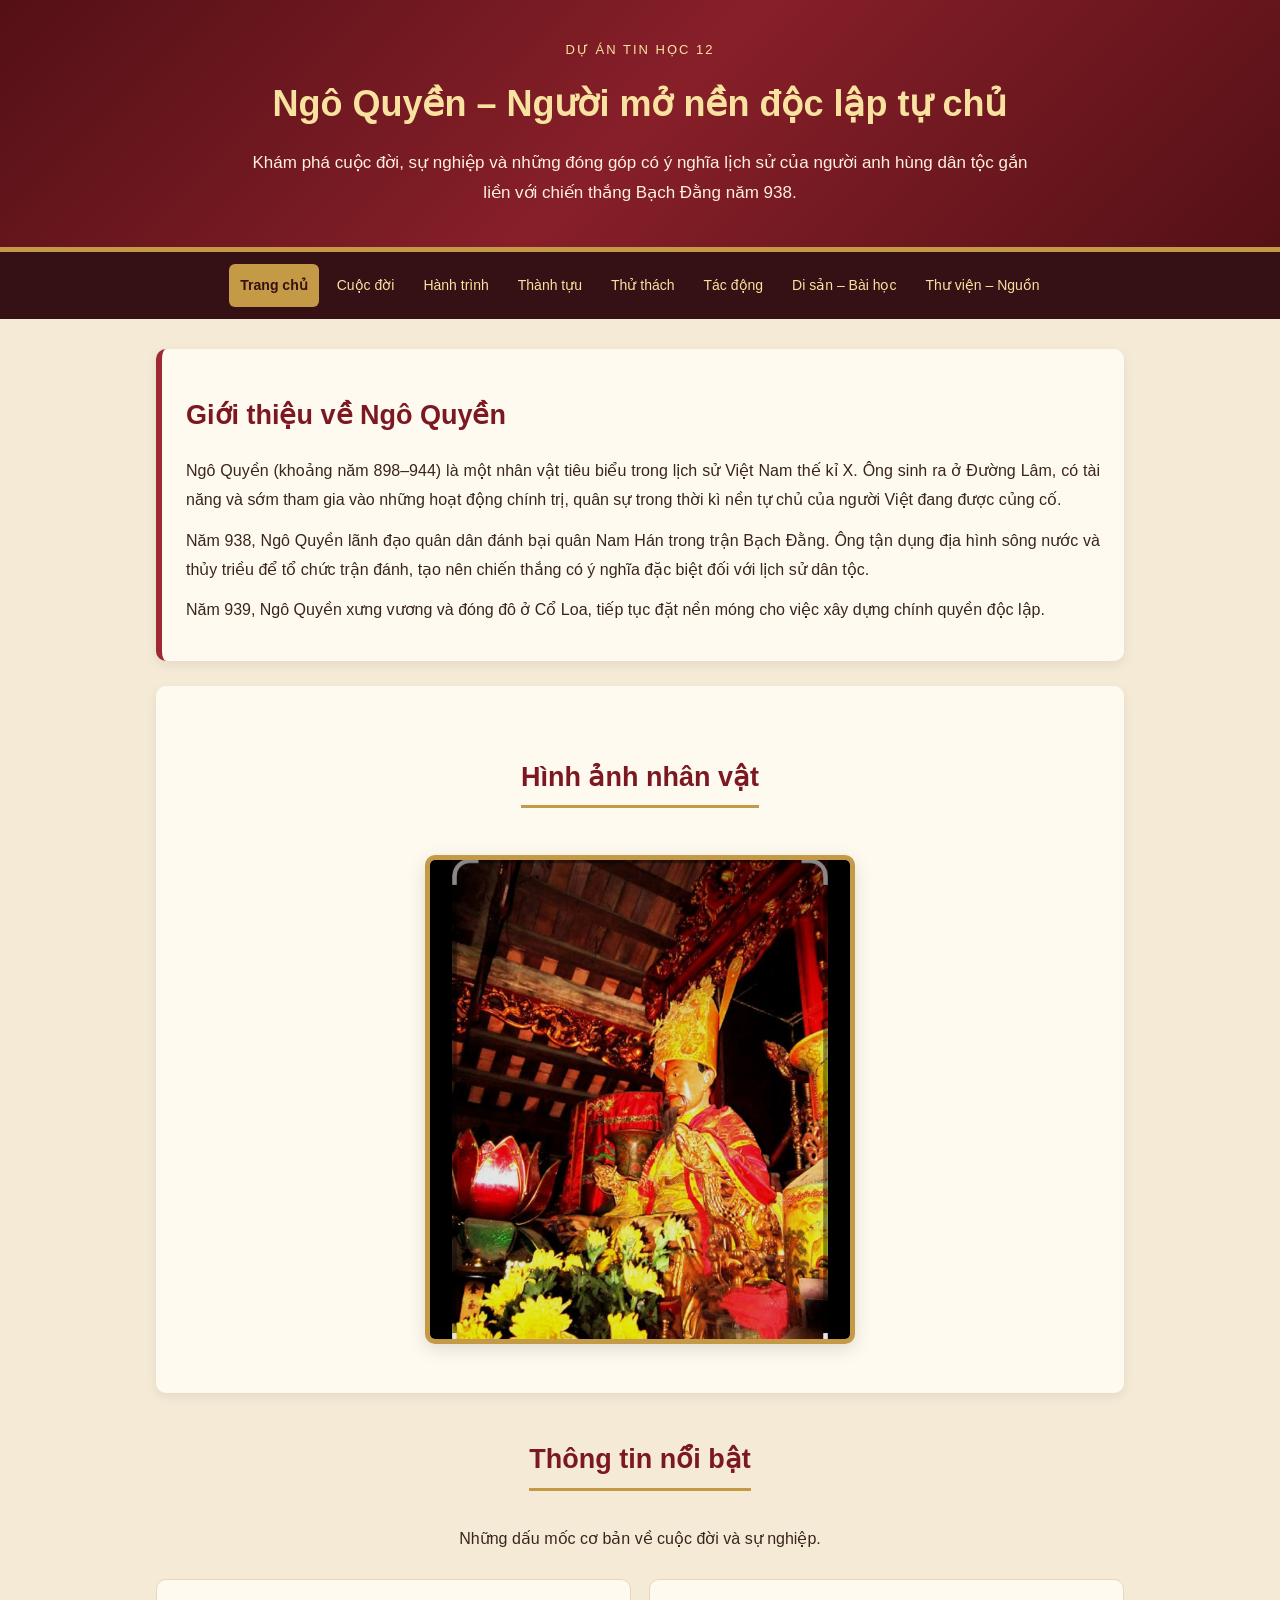
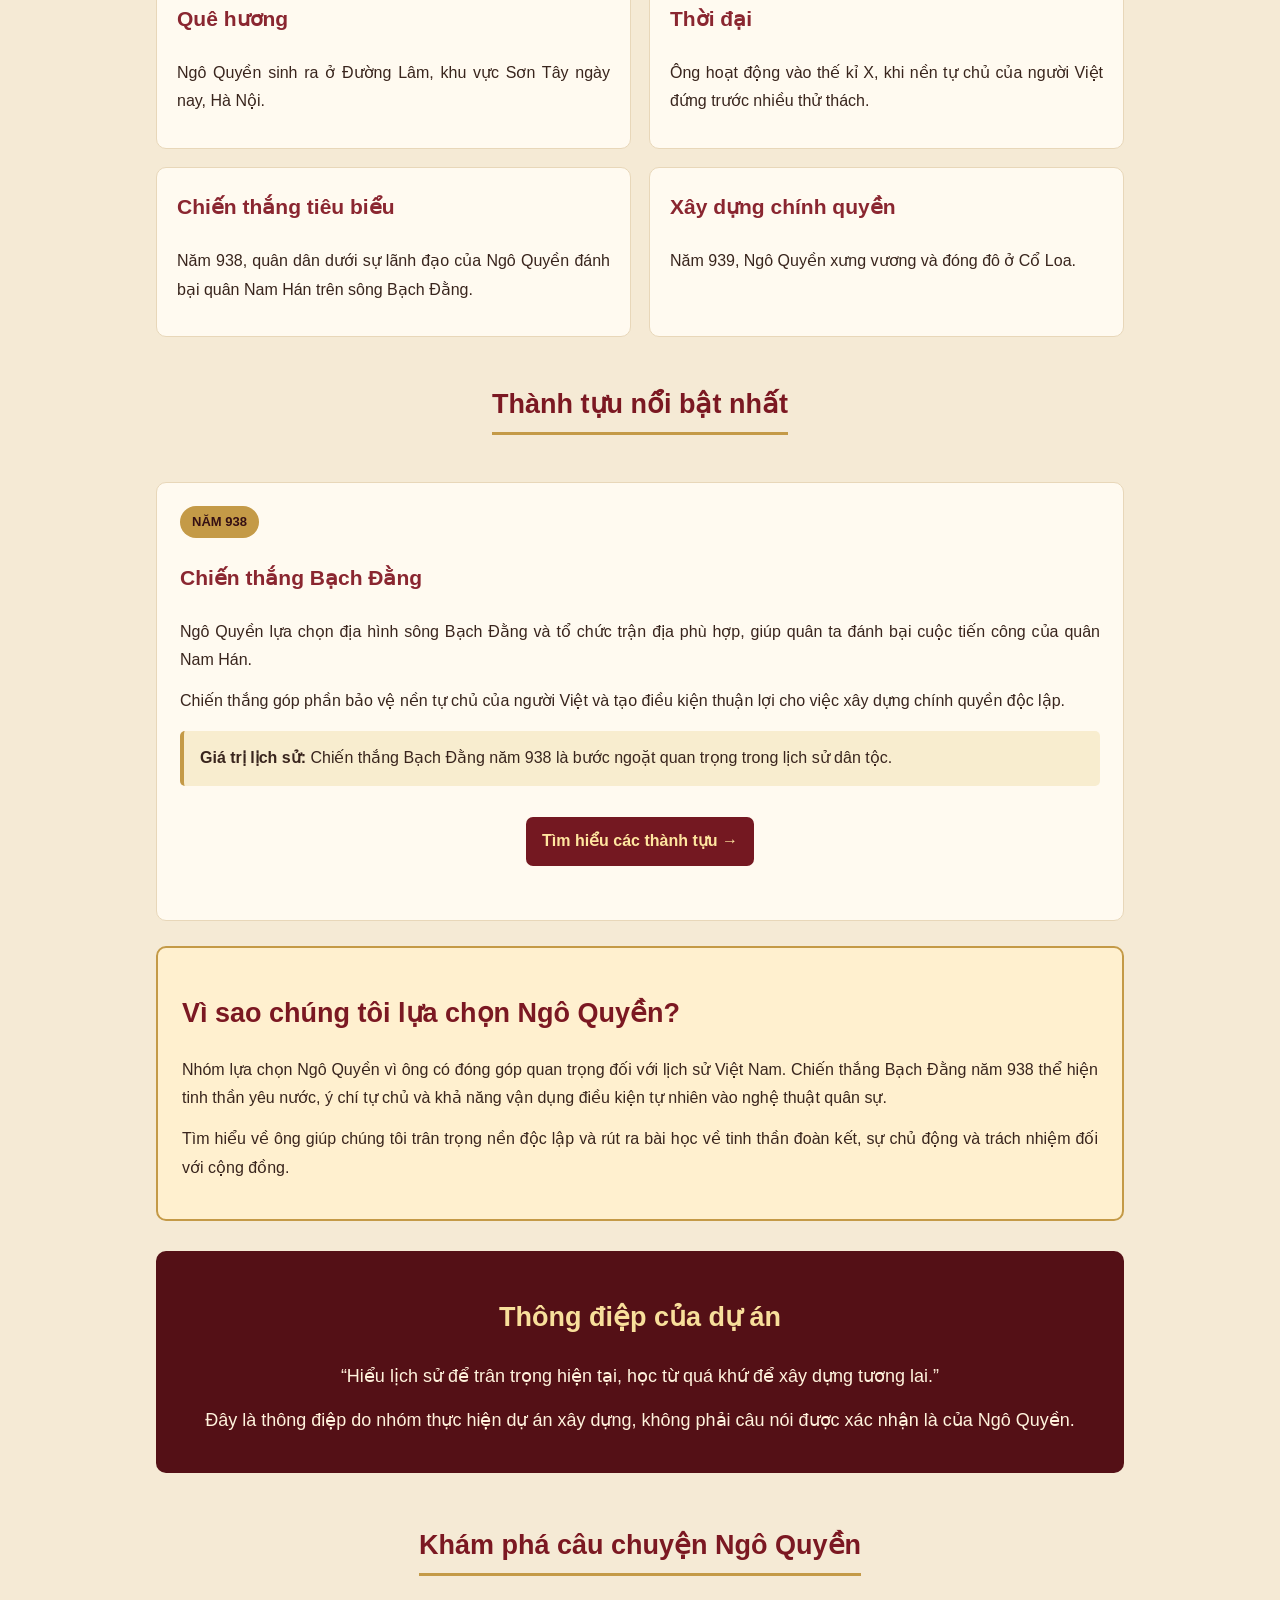
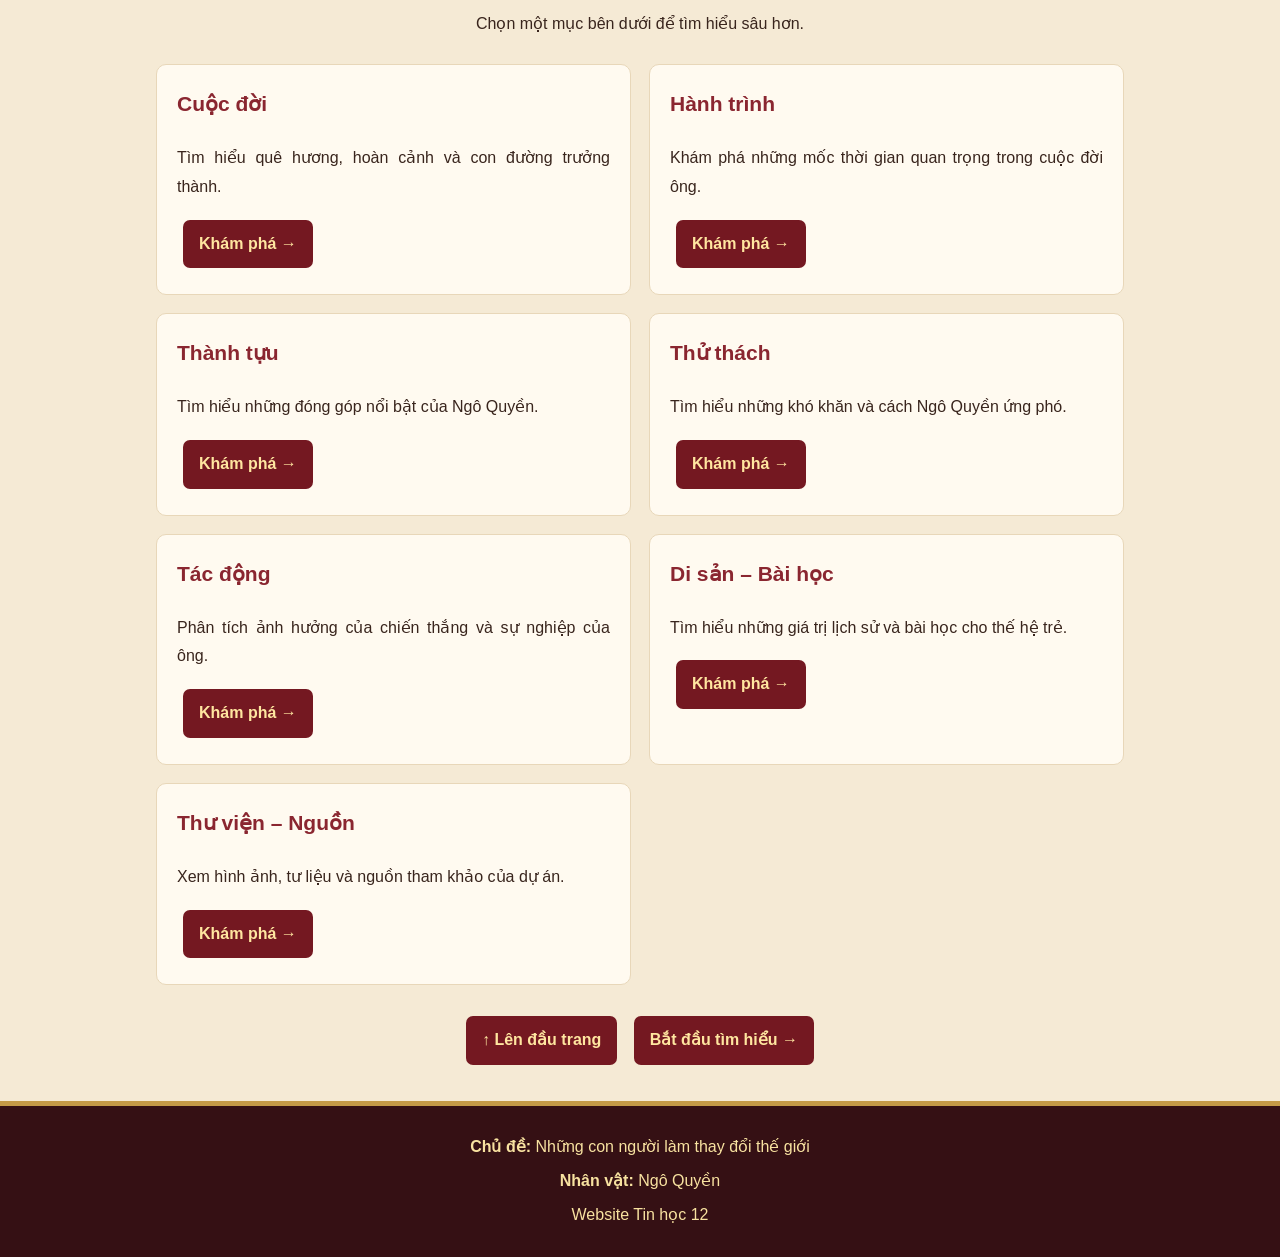
<file: index.html>
<!DOCTYPE html>
<html lang="vi">
<head>
<meta charset="UTF-8">
<meta name="viewport" content="width=device-width, initial-scale=1.0">
<title>Ngô Quyền – Người mở nền độc lập tự chủ</title>

<style>
* {
    box-sizing: border-box;
    scroll-behavior: smooth;
}

body {
    margin: 0;
    font-family: Arial, Tahoma, sans-serif;
    background: #f5ead5;
    color: #39251d;
    line-height: 1.8;
}

.hero {
    background: linear-gradient(135deg, #541016, #871f29, #541016);
    color: #f8e2a0;
    text-align: center;
    padding: 38px 18px;
    border-bottom: 5px solid #c49a47;
}

.eyebrow {
    font-size: 13px;
    letter-spacing: 2px;
    text-transform: uppercase;
}

.hero h1 {
    max-width: 900px;
    margin: 18px auto;
    font-size: 36px;
    line-height: 1.4;
}

.hero p {
    max-width: 800px;
    margin: auto;
    color: #fff0d9;
    font-size: 17px;
    text-align: center;
}

.navbar {
    background: #351014;
    display: flex;
    flex-wrap: wrap;
    justify-content: center;
    align-items: center;
    gap: 7px;
    padding: 12px 8px;
}

.navbar a {
    color: #f8e2a0;
    text-decoration: none;
    padding: 9px 11px;
    border-radius: 6px;
    font-size: 14px;
    text-align: center;
}

.navbar a:hover {
    background: #7d2028;
    color: white;
}

.navbar a.active {
    background: #c49a47;
    color: #351014;
    font-weight: bold;
}

.container {
    width: 100%;
    max-width: 1000px;
    margin: 30px auto;
    padding: 0 16px;
}

.card {
    background: #fffaf0;
    border-radius: 10px;
    padding: 24px;
    margin-bottom: 25px;
    box-shadow: 0 4px 12px #00000012;
}

.intro {
    border-left: 6px solid #9d2934;
}

h2 {
    color: #7b1822;
    font-size: 27px;
    line-height: 1.45;
}

h3 {
    color: #8a2630;
    font-size: 21px;
}

p {
    text-align: justify;
    margin: 12px 0;
}

.section-title {
    text-align: center;
    margin: 25px 0;
}

.section-title h2 {
    display: inline-block;
    border-bottom: 3px solid #c49a47;
    padding-bottom: 8px;
}

.section-title p {
    text-align: center;
}

/* HÌNH ẢNH NHÂN VẬT */
.portrait {
    text-align: center;
    margin: 25px 0;
}

.portrait img {
    display: block;
    width: 100%;
    max-width: 430px;
    max-height: 540px;
    object-fit: contain;
    margin: 0 auto;
    border: 5px solid #c49a47;
    border-radius: 10px;
    background: #fffaf0;
    box-shadow: 0 5px 18px #00000020;
}

.caption {
    font-size: 14px;
    color: #70584a;
    text-align: center;
    margin-top: 12px;
}

.info-grid {
    display: grid;
    grid-template-columns: repeat(2, minmax(0, 1fr));
    gap: 18px;
}

.info-item {
    background: #fffaf0;
    border: 1px solid #e8d7b9;
    border-radius: 10px;
    padding: 20px;
}

.info-item h3 {
    margin-top: 0;
}

.achievement {
    background: #fffaf0;
    border: 1px solid #e8d7b9;
    border-radius: 10px;
    padding: 23px;
    margin-bottom: 25px;
}

.badge {
    display: inline-block;
    background: #c49a47;
    color: #351014;
    padding: 4px 12px;
    border-radius: 20px;
    font-size: 13px;
    font-weight: bold;
}

.meaning {
    background: #f8edcf;
    border-left: 4px solid #c49a47;
    border-radius: 5px;
    padding: 13px 16px;
    margin-top: 15px;
}

.reason {
    background: #fff0cf;
    border: 2px solid #c49a47;
    border-radius: 10px;
    padding: 24px;
    margin-bottom: 25px;
}

.message {
    background: #541016;
    color: #fff2dc;
    border-radius: 10px;
    padding: 25px;
    text-align: center;
    margin: 30px 0;
}

.message h2 {
    color: #f8df9b;
}

.message p {
    text-align: center;
    font-size: 18px;
}

.explore {
    text-align: center;
    margin: 25px 0;
}

.button {
    display: inline-block;
    background: #741821;
    color: #ffe6a0;
    text-decoration: none;
    padding: 10px 16px;
    margin: 6px;
    border-radius: 7px;
    font-weight: bold;
}

.button:hover {
    background: #c49a47;
    color: #351014;
}

footer {
    background: #351014;
    color: #f8e2a0;
    text-align: center;
    padding: 22px 14px;
    border-top: 5px solid #c49a47;
}

footer p {
    text-align: center;
    margin: 5px;
}

@media (max-width: 600px) {
    .hero {
        padding: 28px 15px;
    }

    .hero h1 {
        font-size: 27px;
    }

    .hero p {
        font-size: 16px;
    }

    .navbar {
        gap: 5px;
        padding: 10px 6px;
    }

    .navbar a {
        font-size: 12px;
        padding: 8px 9px;
    }

    .container {
        padding: 0 12px;
        margin-top: 20px;
    }

    .card,
    .achievement,
    .reason,
    .message {
        padding: 17px;
    }

    h2 {
        font-size: 23px;
    }

    .info-grid {
        grid-template-columns: 1fr;
    }

    .button {
        display: block;
        margin: 10px 0;
    }
}
</style>
</head>

<body id="top">

<header class="hero">
    <div class="eyebrow">Dự án Tin học 12</div>

    <h1>Ngô Quyền – Người mở nền độc lập tự chủ</h1>

    <p>
        Khám phá cuộc đời, sự nghiệp và những đóng góp có ý nghĩa
        lịch sử của người anh hùng dân tộc gắn liền với chiến thắng
        Bạch Đằng năm 938.
    </p>
</header>

<nav class="navbar" aria-label="Menu chính">
    <a href="index.html" class="active">Trang chủ</a>
    <a href="cuocdoi.html">Cuộc đời</a>
    <a href="hanhtrinh.html">Hành trình</a>
    <a href="thanhtuu.html">Thành tựu</a>
    <a href="thuthach.html">Thử thách</a>
    <a href="tacdong.html">Tác động</a>
    <a href="disan_baihoc.html">Di sản – Bài học</a>
    <a href="thuvien_nguon.html">Thư viện – Nguồn</a>
</nav>

<main class="container">

    <section class="card intro">
        <h2>Giới thiệu về Ngô Quyền</h2>

        <p>
            Ngô Quyền (khoảng năm 898–944) là một nhân vật tiêu biểu
            trong lịch sử Việt Nam thế kỉ X. Ông sinh ra ở Đường Lâm,
            có tài năng và sớm tham gia vào những hoạt động chính trị,
            quân sự trong thời kì nền tự chủ của người Việt đang được
            củng cố.
        </p>

        <p>
            Năm 938, Ngô Quyền lãnh đạo quân dân đánh bại quân Nam Hán
            trong trận Bạch Đằng. Ông tận dụng địa hình sông nước và
            thủy triều để tổ chức trận đánh, tạo nên chiến thắng có ý
            nghĩa đặc biệt đối với lịch sử dân tộc.
        </p>

        <p>
            Năm 939, Ngô Quyền xưng vương và đóng đô ở Cổ Loa, tiếp tục
            đặt nền móng cho việc xây dựng chính quyền độc lập.
        </p>
    </section>

    <!-- PHẦN HÌNH ẢNH NHÂN VẬT -->
    <section class="card">
        <div class="section-title">
            <h2>Hình ảnh nhân vật</h2>
        </div>

        <div class="portrait">
            <img
                src="trang-chu.jpg"
                alt="Hình minh họa Ngô Quyền"
                loading="lazy">

            <p class="caption">
                
                
        </div>
    </section>

    <section>
        <div class="section-title">
            <h2>Thông tin nổi bật</h2>
            <p>Những dấu mốc cơ bản về cuộc đời và sự nghiệp.</p>
        </div>

        <div class="info-grid">
            <article class="info-item">
                <h3>Quê hương</h3>
                <p>
                    Ngô Quyền sinh ra ở Đường Lâm, khu vực Sơn Tây
                    ngày nay, Hà Nội.
                </p>
            </article>

            <article class="info-item">
                <h3>Thời đại</h3>
                <p>
                    Ông hoạt động vào thế kỉ X, khi nền tự chủ của
                    người Việt đứng trước nhiều thử thách.
                </p>
            </article>

            <article class="info-item">
                <h3>Chiến thắng tiêu biểu</h3>
                <p>
                    Năm 938, quân dân dưới sự lãnh đạo của Ngô Quyền
                    đánh bại quân Nam Hán trên sông Bạch Đằng.
                </p>
            </article>

            <article class="info-item">
                <h3>Xây dựng chính quyền</h3>
                <p>
                    Năm 939, Ngô Quyền xưng vương và đóng đô ở Cổ Loa.
                </p>
            </article>
        </div>
    </section>

    <section>
        <div class="section-title">
            <h2>Thành tựu nổi bật nhất</h2>
        </div>

        <article class="achievement">
            <span class="badge">NĂM 938</span>

            <h3>Chiến thắng Bạch Đằng</h3>

            <p>
                Ngô Quyền lựa chọn địa hình sông Bạch Đằng và tổ chức
                trận địa phù hợp, giúp quân ta đánh bại cuộc tiến công
                của quân Nam Hán.
            </p>

            <p>
                Chiến thắng góp phần bảo vệ nền tự chủ của người Việt
                và tạo điều kiện thuận lợi cho việc xây dựng chính
                quyền độc lập.
            </p>

            <div class="meaning">
                <strong>Giá trị lịch sử:</strong>
                Chiến thắng Bạch Đằng năm 938 là bước ngoặt quan trọng
                trong lịch sử dân tộc.
            </div>

            <div class="explore">
                <a class="button" href="thanhtuu.html">
                    Tìm hiểu các thành tựu →
                </a>
            </div>
        </article>
    </section>

    <section class="reason">
        <h2>Vì sao chúng tôi lựa chọn Ngô Quyền?</h2>

        <p>
            Nhóm lựa chọn Ngô Quyền vì ông có đóng góp quan trọng đối
            với lịch sử Việt Nam. Chiến thắng Bạch Đằng năm 938 thể
            hiện tinh thần yêu nước, ý chí tự chủ và khả năng vận dụng
            điều kiện tự nhiên vào nghệ thuật quân sự.
        </p>

        <p>
            Tìm hiểu về ông giúp chúng tôi trân trọng nền độc lập và
            rút ra bài học về tinh thần đoàn kết, sự chủ động và trách
            nhiệm đối với cộng đồng.
        </p>
    </section>

    <section class="message">
        <h2>Thông điệp của dự án</h2>

        <p>
            “Hiểu lịch sử để trân trọng hiện tại, học từ quá khứ
            để xây dựng tương lai.”
        </p>

        <p>
            Đây là thông điệp do nhóm thực hiện dự án xây dựng,
            không phải câu nói được xác nhận là của Ngô Quyền.
        </p>
    </section>

    <section>
        <div class="section-title">
            <h2>Khám phá câu chuyện Ngô Quyền</h2>
            <p>Chọn một mục bên dưới để tìm hiểu sâu hơn.</p>
        </div>

        <div class="info-grid">
            <article class="info-item">
                <h3>Cuộc đời</h3>
                <p>Tìm hiểu quê hương, hoàn cảnh và con đường trưởng thành.</p>
                <a class="button" href="cuocdoi.html">Khám phá →</a>
            </article>

            <article class="info-item">
                <h3>Hành trình</h3>
                <p>Khám phá những mốc thời gian quan trọng trong cuộc đời ông.</p>
                <a class="button" href="hanhtrinh.html">Khám phá →</a>
            </article>

            <article class="info-item">
                <h3>Thành tựu</h3>
                <p>Tìm hiểu những đóng góp nổi bật của Ngô Quyền.</p>
                <a class="button" href="thanhtuu.html">Khám phá →</a>
            </article>

            <article class="info-item">
                <h3>Thử thách</h3>
                <p>Tìm hiểu những khó khăn và cách Ngô Quyền ứng phó.</p>
                <a class="button" href="thuthach.html">Khám phá →</a>
            </article>

            <article class="info-item">
                <h3>Tác động</h3>
                <p>Phân tích ảnh hưởng của chiến thắng và sự nghiệp của ông.</p>
                <a class="button" href="tacdong.html">Khám phá →</a>
            </article>

            <article class="info-item">
                <h3>Di sản – Bài học</h3>
                <p>Tìm hiểu những giá trị lịch sử và bài học cho thế hệ trẻ.</p>
                <a class="button" href="disan_baihoc.html">Khám phá →</a>
            </article>

            <article class="info-item">
                <h3>Thư viện – Nguồn</h3>
                <p>Xem hình ảnh, tư liệu và nguồn tham khảo của dự án.</p>
                <a class="button" href="thuvien_nguon.html">Khám phá →</a>
            </article>
        </div>
    </section>

    <div class="explore">
        <a class="button" href="#top">↑ Lên đầu trang</a>
        <a class="button" href="cuocdoi.html">Bắt đầu tìm hiểu →</a>
    </div>

</main>

<footer>
    <p><strong>Chủ đề:</strong> Những con người làm thay đổi thế giới</p>
    <p><strong>Nhân vật:</strong> Ngô Quyền</p>
    <p>Website Tin học 12</p>
</footer>

</body>
</html>
</file>
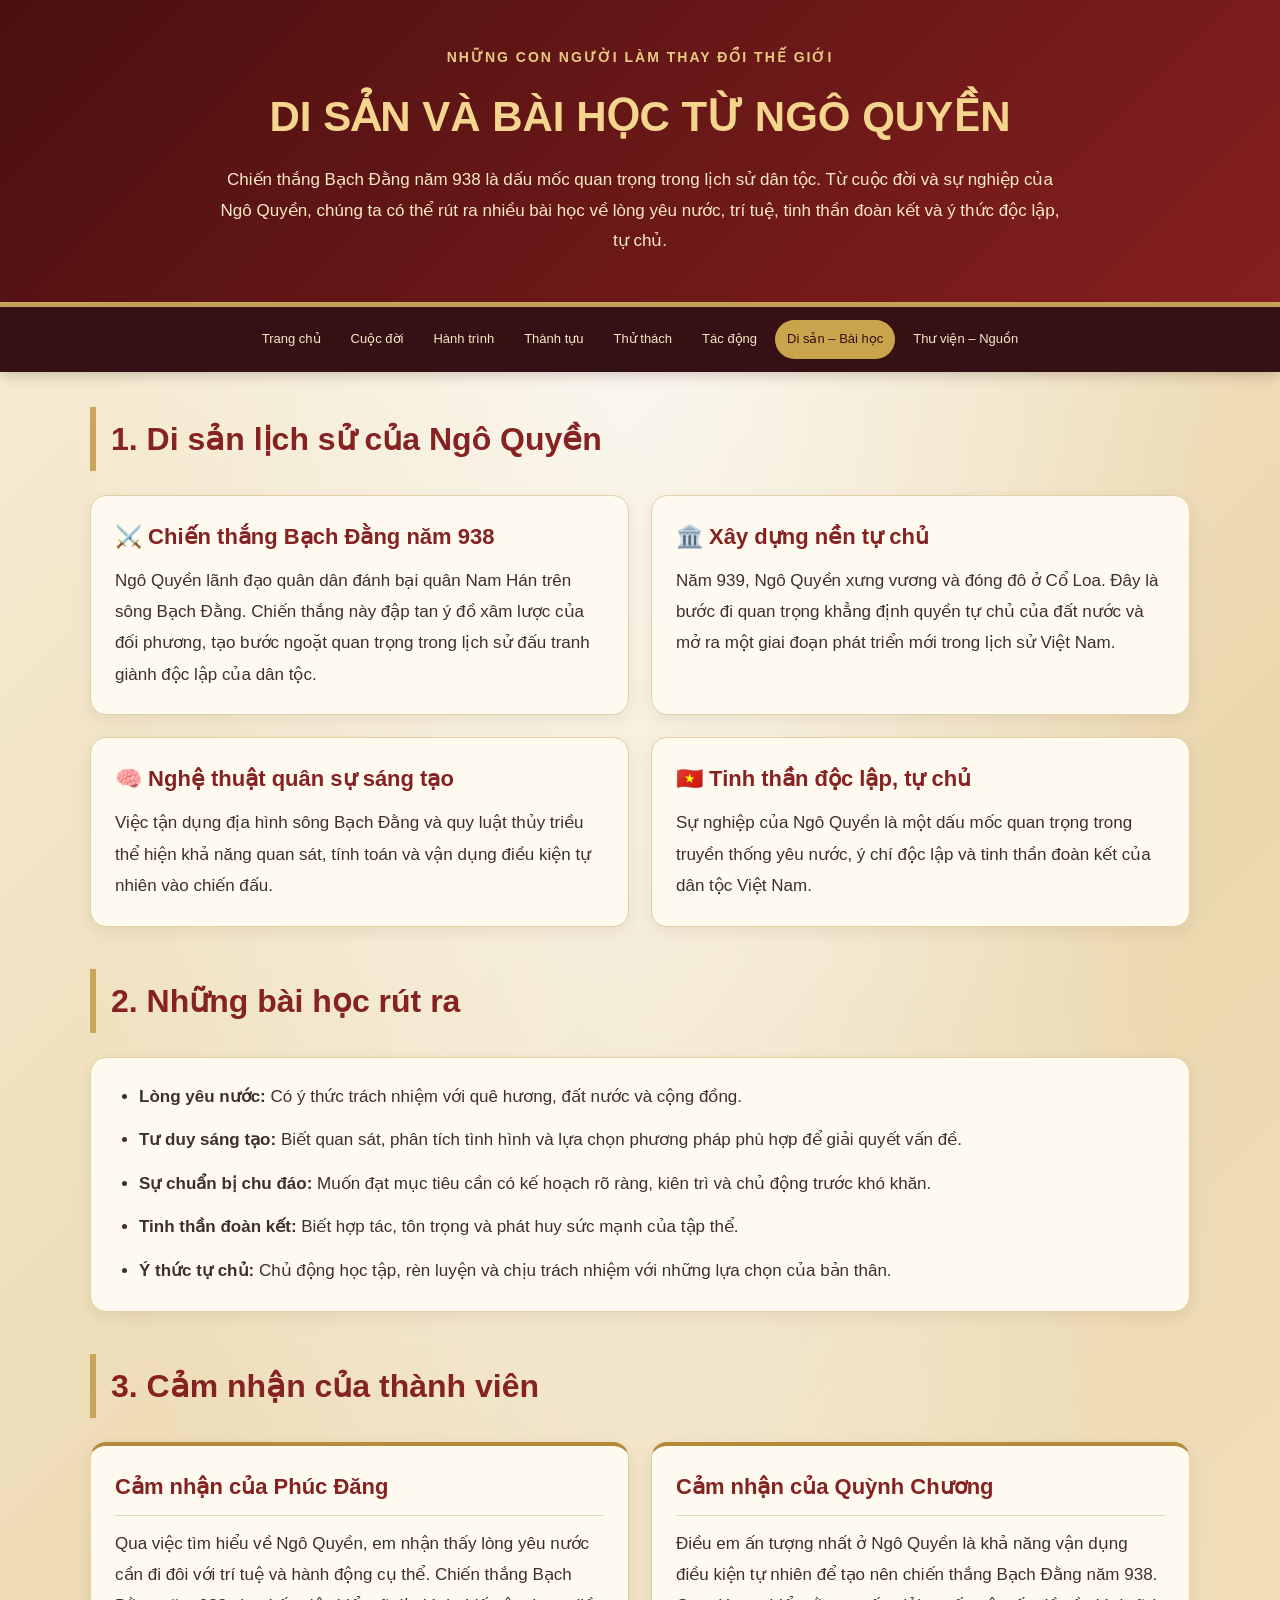
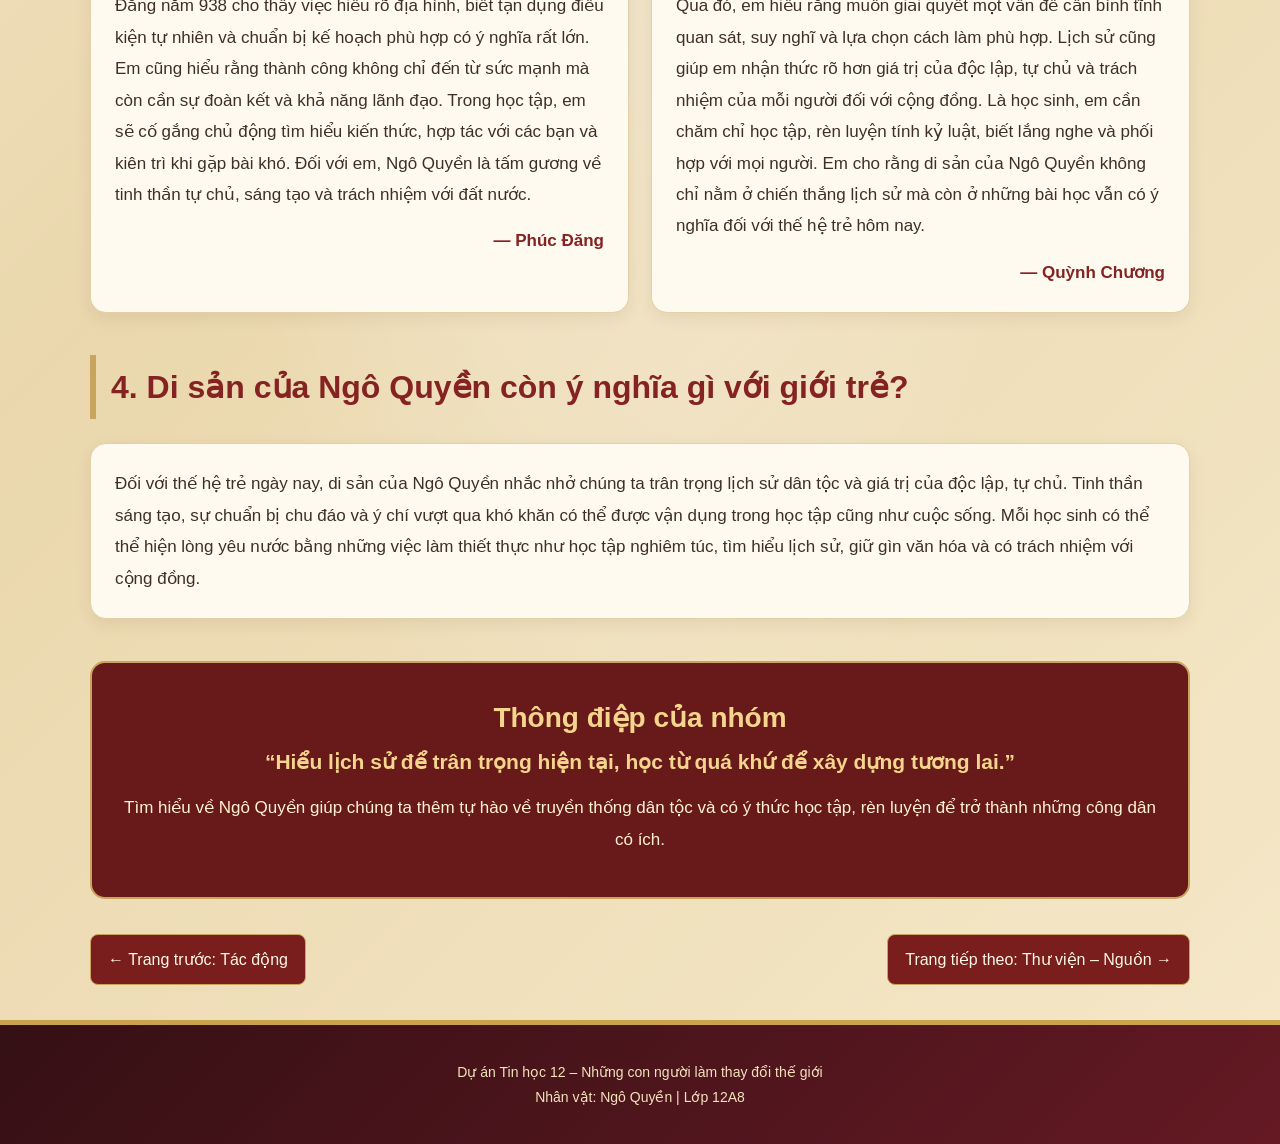
<file: disan_baihoc.html>
<!DOCTYPE html>
<html lang="vi">
<head>
<meta charset="UTF-8">
    <meta name="viewport" content="width=device-width, initial-scale=1.0">

    <title>Di sản và bài học từ Ngô Quyền</title>

    <link rel="stylesheet" href="style.css">

    <style>
        /* ===== GIAO DIỆN TRANG DI SẢN ===== */

        .legacy-hero {
            text-align: center;
            padding: 45px 20px;
            color: #f8e9c5;
            background: linear-gradient(135deg, #4b1010, #861f1f);
            border-bottom: 5px solid #c9a45c;
        }

        .legacy-hero .eyebrow {
            color: #e8cb83;
            font-size: 14px;
            letter-spacing: 2px;
            font-weight: bold;
        }

        .legacy-hero h1 {
            color: #f4d58d;
            font-size: clamp(27px, 4vw, 42px);
            margin: 18px 0;
            line-height: 1.4;
        }

        .legacy-hero p {
            max-width: 850px;
            margin: 0 auto;
            font-size: 17px;
            line-height: 1.8;
        }

        /* ===== NỘI DUNG CHÍNH ===== */

        .legacy-container {
            width: min(1100px, 92%);
            margin: 35px auto;
        }

        .legacy-section {
            margin-bottom: 42px;
        }

        .legacy-section > h2 {
            color: #852222;
            font-size: clamp(24px, 3vw, 32px);
            line-height: 1.5;
            border-left: 6px solid #c9a45c;
            padding: 8px 15px;
            margin-bottom: 24px;
        }

        /* ===== CÁC THẺ NỘI DUNG ===== */

        .legacy-grid {
            display: grid;
            grid-template-columns: repeat(2, minmax(0, 1fr));
            gap: 22px;
        }

        .legacy-card {
            min-width: 0;
            padding: 24px;
            background: #fffaf0;
            border: 1px solid #e3d0a4;
            border-radius: 16px;
            box-shadow: 0 5px 16px rgba(75, 35, 10, 0.08);
            overflow-wrap: break-word;
        }

        .legacy-card h3 {
            color: #852222;
            font-size: 22px;
            line-height: 1.5;
            margin: 0 0 12px;
        }

        .legacy-card p {
            color: #3e3028;
            font-size: 17px;
            line-height: 1.85;
            margin: 0 0 14px;
        }

        .legacy-card p:last-child {
            margin-bottom: 0;
        }

        .legacy-card ul {
            padding-left: 24px;
            margin-bottom: 0;
        }

        .legacy-card li {
            color: #3e3028;
            font-size: 17px;
            line-height: 1.8;
            margin-bottom: 13px;
        }

        .legacy-card li:last-child {
            margin-bottom: 0;
        }

        /* ===== CẢM NHẬN THÀNH VIÊN ===== */

        .reflection {
            border-top: 4px solid #b58b3b;
        }

        .reflection h3 {
            padding-bottom: 12px;
            border-bottom: 1px solid #e7d8b8;
        }

        .student-name {
            color: #852222 !important;
            font-weight: bold;
            text-align: right;
            margin-top: 15px !important;
        }

        /* ===== THÔNG ĐIỆP CUỐI TRANG ===== */

        .final-message {
            padding: 30px 25px;
            color: #fff3d4;
            background: #681919;
            border: 2px solid #c9a45c;
            border-radius: 15px;
            text-align: center;
            margin: 35px 0;
        }

        .final-message h2 {
            color: #f4d58d;
            font-size: 28px;
            margin-top: 0;
        }

        .final-message p {
            font-size: 17px;
            line-height: 1.9;
            margin-bottom: 10px;
        }

        .main-quote {
            color: #f4d58d;
            font-size: 21px !important;
            font-weight: bold;
        }

        /* ===== NÚT CHUYỂN TRANG ===== */

        .page-navigation {
            display: flex;
            justify-content: space-between;
            gap: 12px;
            flex-wrap: wrap;
            margin: 30px 0;
        }

        .page-navigation a {
            display: inline-block;
            padding: 12px 17px;
            color: #fff8e8;
            background: #791d1d;
            border: 1px solid #c9a45c;
            border-radius: 8px;
            text-decoration: none;
            line-height: 1.6;
        }

        .page-navigation a:hover {
            background: #a32c2c;
        }

        /* ===== TƯƠNG THÍCH ĐIỆN THOẠI ===== */

        @media (max-width: 700px) {
            .legacy-hero {
                padding: 30px 16px;
            }

            .legacy-hero p {
                font-size: 16px;
            }

            .legacy-container {
                width: 92%;
                margin: 28px auto;
            }

            .legacy-grid {
                grid-template-columns: 1fr;
                gap: 18px;
            }

            .legacy-card {
                padding: 20px;
            }

            .legacy-card h3 {
                font-size: 21px;
            }

            .legacy-card p,
            .legacy-card li {
                font-size: 16px;
            }

            .page-navigation {
                flex-direction: column;
            }

            .page-navigation a {
                text-align: center;
            }
        }
    </style>
</head>

<body>

    <!-- PHẦN GIỚI THIỆU -->

    <header class="legacy-hero">
        <p class="eyebrow">NHỮNG CON NGƯỜI LÀM THAY ĐỔI THẾ GIỚI</p>

        <h1>DI SẢN VÀ BÀI HỌC TỪ NGÔ QUYỀN</h1>

        <p>
            Chiến thắng Bạch Đằng năm 938 là dấu mốc quan trọng trong lịch sử
            dân tộc. Từ cuộc đời và sự nghiệp của Ngô Quyền, chúng ta có thể
            rút ra nhiều bài học về lòng yêu nước, trí tuệ, tinh thần đoàn kết
            và ý thức độc lập, tự chủ.
        </p>
    </header>

    <!-- THANH MENU CHUNG CỦA 8 TRANG -->

    <nav class="navbar">
        <a href="index.html">Trang chủ</a>
        <a href="cuocdoi.html">Cuộc đời</a>
        <a href="hanhtrinh.html">Hành trình</a>
        <a href="thanhtuu.html">Thành tựu</a>
        <a href="thuthach.html">Thử thách</a>
        <a href="tacdong.html">Tác động</a>
        <a href="disan_baihoc.html" class="active">Di sản – Bài học</a>
        <a href="thuvien_nguon.html">Thư viện – Nguồn</a>
    </nav>

    <main class="legacy-container">

        <!-- PHẦN 1: DI SẢN LỊCH SỬ -->

        <section class="legacy-section">
            <h2>1. Di sản lịch sử của Ngô Quyền</h2>

            <div class="legacy-grid">

                <article class="legacy-card">
                    <h3>⚔️ Chiến thắng Bạch Đằng năm 938</h3>

                    <p>
                        Ngô Quyền lãnh đạo quân dân đánh bại quân Nam Hán
                        trên sông Bạch Đằng. Chiến thắng này đập tan ý đồ
                        xâm lược của đối phương, tạo bước ngoặt quan trọng
                        trong lịch sử đấu tranh giành độc lập của dân tộc.
                    </p>
                </article>

                <article class="legacy-card">
                    <h3>🏛️ Xây dựng nền tự chủ</h3>

                    <p>
                        Năm 939, Ngô Quyền xưng vương và đóng đô ở Cổ Loa.
                        Đây là bước đi quan trọng khẳng định quyền tự chủ
                        của đất nước và mở ra một giai đoạn phát triển mới
                        trong lịch sử Việt Nam.
                    </p>
                </article>

                <article class="legacy-card">
                    <h3>🧠 Nghệ thuật quân sự sáng tạo</h3>

                    <p>
                        Việc tận dụng địa hình sông Bạch Đằng và quy luật
                        thủy triều thể hiện khả năng quan sát, tính toán
                        và vận dụng điều kiện tự nhiên vào chiến đấu.
                    </p>
                </article>

                <article class="legacy-card">
                    <h3>🇻🇳 Tinh thần độc lập, tự chủ</h3>

                    <p>
                        Sự nghiệp của Ngô Quyền là một dấu mốc quan trọng
                        trong truyền thống yêu nước, ý chí độc lập và
                        tinh thần đoàn kết của dân tộc Việt Nam.
                    </p>
                </article>

            </div>
        </section>

        <!-- PHẦN 2: BÀI HỌC -->

        <section class="legacy-section">
            <h2>2. Những bài học rút ra</h2>

            <div class="legacy-card">
                <ul>
                    <li>
                        <strong>Lòng yêu nước:</strong>
                        Có ý thức trách nhiệm với quê hương, đất nước
                        và cộng đồng.
                    </li>

                    <li>
                        <strong>Tư duy sáng tạo:</strong>
                        Biết quan sát, phân tích tình hình và lựa chọn
                        phương pháp phù hợp để giải quyết vấn đề.
                    </li>

                    <li>
                        <strong>Sự chuẩn bị chu đáo:</strong>
                        Muốn đạt mục tiêu cần có kế hoạch rõ ràng,
                        kiên trì và chủ động trước khó khăn.
                    </li>

                    <li>
                        <strong>Tinh thần đoàn kết:</strong>
                        Biết hợp tác, tôn trọng và phát huy sức mạnh
                        của tập thể.
                    </li>

                    <li>
                        <strong>Ý thức tự chủ:</strong>
                        Chủ động học tập, rèn luyện và chịu trách nhiệm
                        với những lựa chọn của bản thân.
                    </li>
                </ul>
            </div>
        </section>

        <!-- PHẦN 3: CẢM NHẬN CỦA THÀNH VIÊN -->

        <section class="legacy-section">
            <h2>3. Cảm nhận của thành viên</h2>

            <div class="legacy-grid">

                <article class="legacy-card reflection">
                    <h3>Cảm nhận của Phúc Đăng</h3>

                    <p>
                        Qua việc tìm hiểu về Ngô Quyền, em nhận thấy lòng
                        yêu nước cần đi đôi với trí tuệ và hành động cụ thể.
                        Chiến thắng Bạch Đằng năm 938 cho thấy việc hiểu rõ
                        địa hình, biết tận dụng điều kiện tự nhiên và chuẩn
                        bị kế hoạch phù hợp có ý nghĩa rất lớn. Em cũng hiểu
                        rằng thành công không chỉ đến từ sức mạnh mà còn
                        cần sự đoàn kết và khả năng lãnh đạo. Trong học tập,
                        em sẽ cố gắng chủ động tìm hiểu kiến thức, hợp tác
                        với các bạn và kiên trì khi gặp bài khó. Đối với em,
                        Ngô Quyền là tấm gương về tinh thần tự chủ, sáng tạo
                        và trách nhiệm với đất nước.
                    </p>

                    <p class="student-name">— Phúc Đăng</p>
                </article>

                <article class="legacy-card reflection">
                    <h3>Cảm nhận của Quỳnh Chương</h3>

                    <p>
                        Điều em ấn tượng nhất ở Ngô Quyền là khả năng vận
                        dụng điều kiện tự nhiên để tạo nên chiến thắng
                        Bạch Đằng năm 938. Qua đó, em hiểu rằng muốn giải
                        quyết một vấn đề cần bình tĩnh quan sát, suy nghĩ
                        và lựa chọn cách làm phù hợp. Lịch sử cũng giúp em
                        nhận thức rõ hơn giá trị của độc lập, tự chủ và
                        trách nhiệm của mỗi người đối với cộng đồng. Là
                        học sinh, em cần chăm chỉ học tập, rèn luyện tính
                        kỷ luật, biết lắng nghe và phối hợp với mọi người.
                        Em cho rằng di sản của Ngô Quyền không chỉ nằm ở
                        chiến thắng lịch sử mà còn ở những bài học vẫn
                        có ý nghĩa đối với thế hệ trẻ hôm nay.
                    </p>

                    <p class="student-name">— Quỳnh Chương</p>
                </article>

            </div>
        </section>

        <!-- PHẦN 4: Ý NGHĨA VỚI GIỚI TRẺ -->

        <section class="legacy-section">
            <h2>4. Di sản của Ngô Quyền còn ý nghĩa gì với giới trẻ?</h2>

            <div class="legacy-card">
                <p>
                    Đối với thế hệ trẻ ngày nay, di sản của Ngô Quyền nhắc
                    nhở chúng ta trân trọng lịch sử dân tộc và giá trị của
                    độc lập, tự chủ. Tinh thần sáng tạo, sự chuẩn bị chu đáo
                    và ý chí vượt qua khó khăn có thể được vận dụng trong
                    học tập cũng như cuộc sống. Mỗi học sinh có thể thể hiện
                    lòng yêu nước bằng những việc làm thiết thực như học
                    tập nghiêm túc, tìm hiểu lịch sử, giữ gìn văn hóa và
                    có trách nhiệm với cộng đồng.
                </p>
            </div>
        </section>

        <!-- THÔNG ĐIỆP CỦA NHÓM -->

        <section class="final-message">
            <h2>Thông điệp của nhóm</h2>

            <p class="main-quote">
                “Hiểu lịch sử để trân trọng hiện tại,
                học từ quá khứ để xây dựng tương lai.”
            </p>

            <p>
                Tìm hiểu về Ngô Quyền giúp chúng ta thêm tự hào về truyền
                thống dân tộc và có ý thức học tập, rèn luyện để trở thành
                những công dân có ích.
            </p>
        </section>

        <!-- NÚT CHUYỂN TRANG -->

        <div class="page-navigation">
            <a href="tacdong.html">
                ← Trang trước: Tác động
            </a>

            <a href="thuvien_nguon.html">
                Trang tiếp theo: Thư viện – Nguồn →
            </a>
        </div>

    </main>

    <!-- CHÂN TRANG -->

    <footer class="footer">
        <p>
            Dự án Tin học 12 – Những con người làm thay đổi thế giới
        </p>

        <p>
            Nhân vật: Ngô Quyền | Lớp 12A8
        </p>
    </footer>

</body>
</html>
</file>
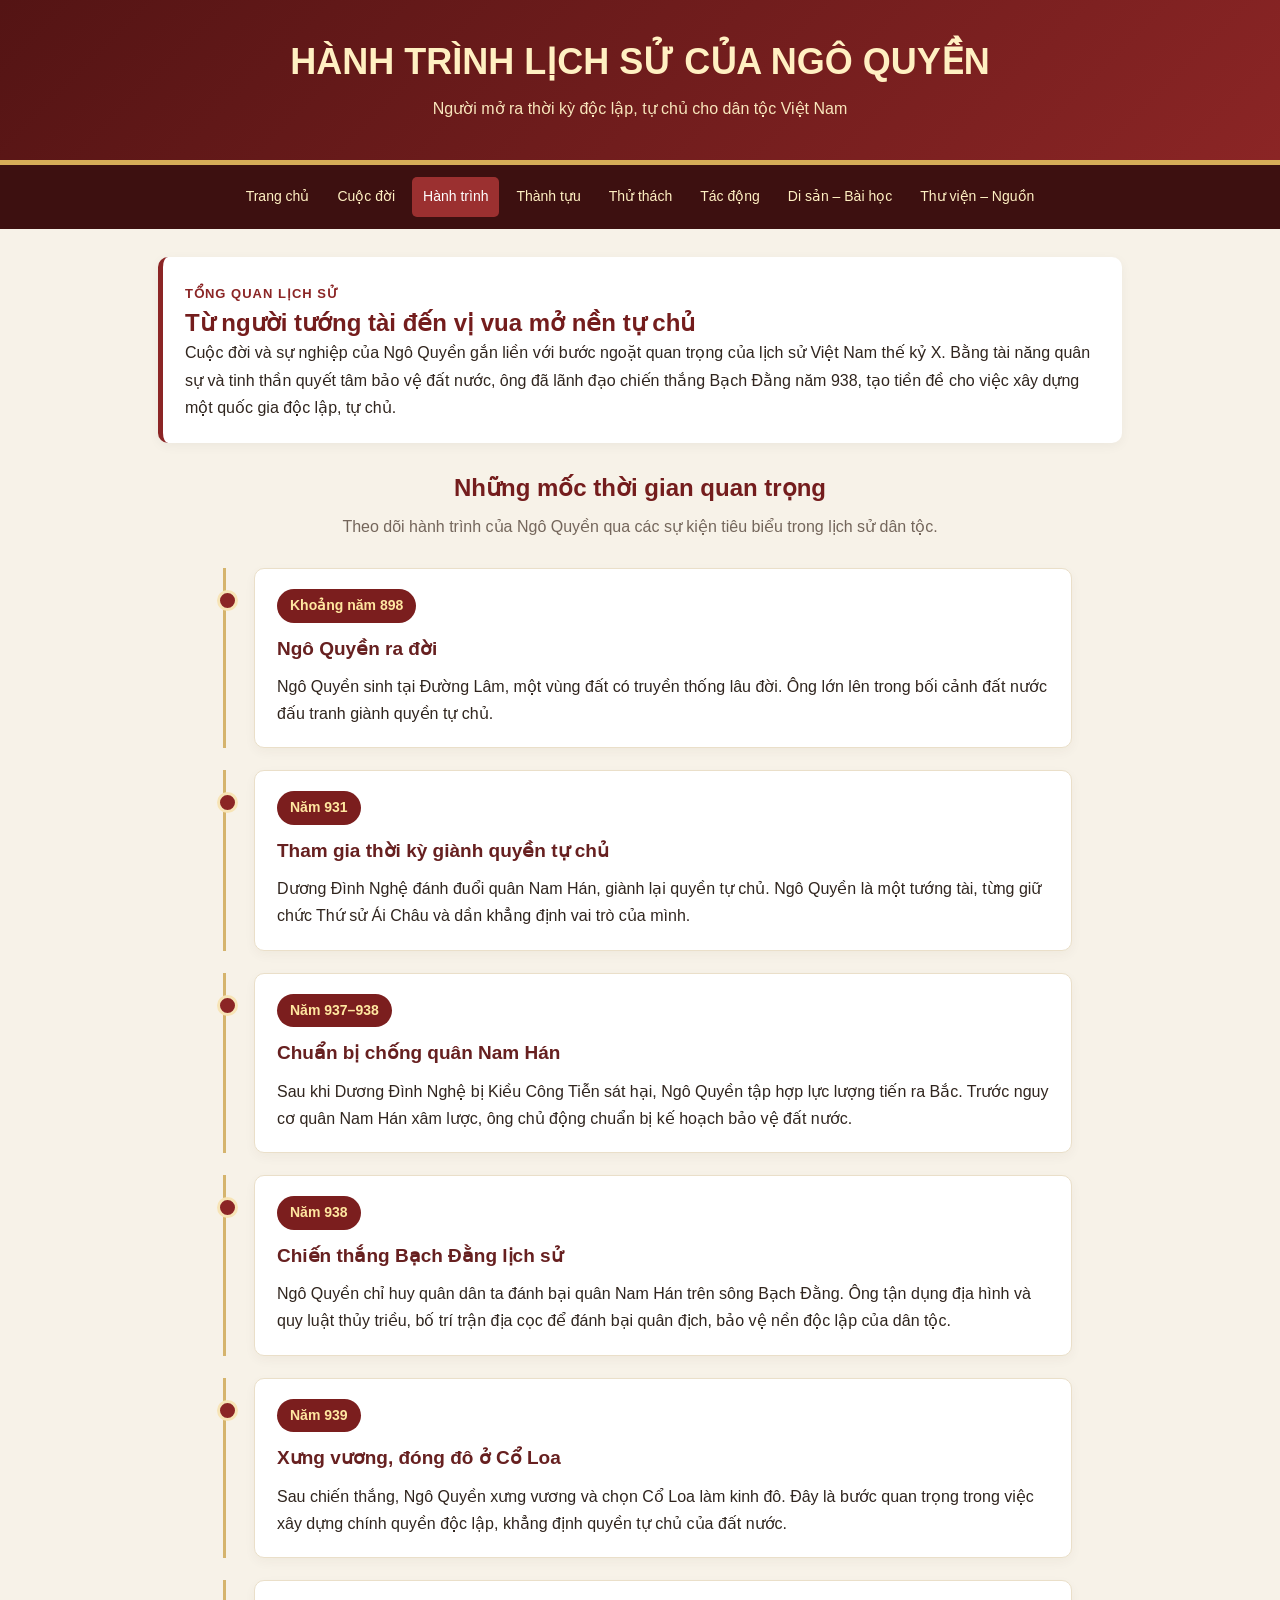
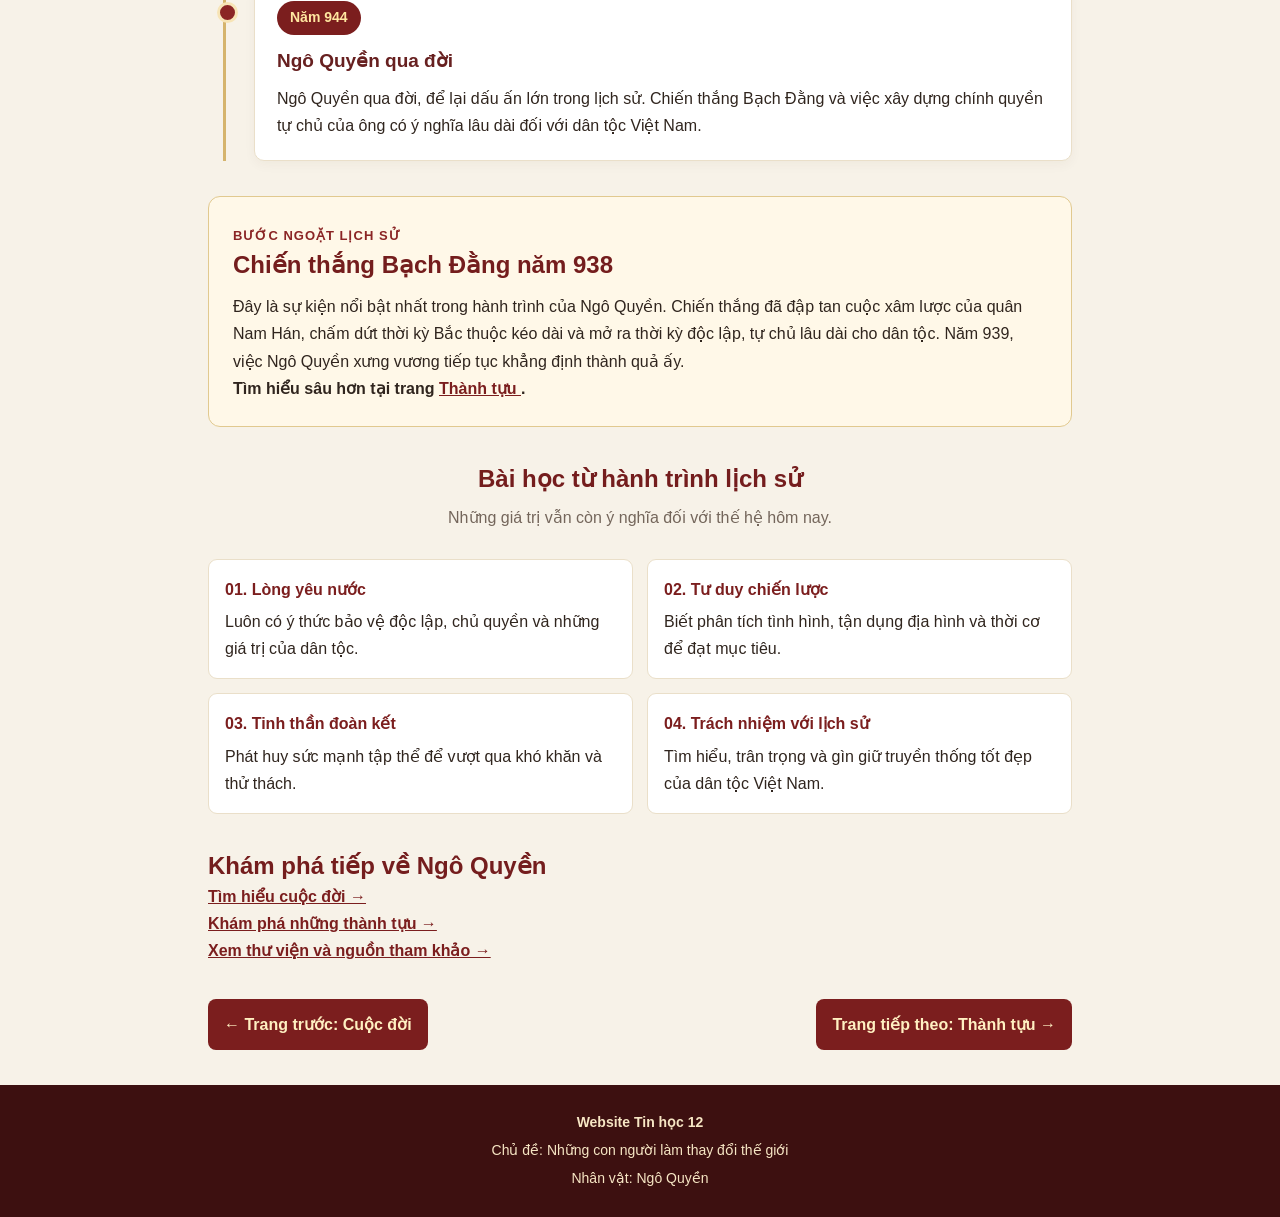
<file: hanhtrinh.html>
<!DOCTYPE html>
<html lang="vi">
<head>
<meta charset="UTF-8">
<meta name="viewport" content="width=device-width, initial-scale=1.0">

<title>Hành trình lịch sử | Ngô Quyền</title>
<link rel="stylesheet" href="style.css">

<style>
    * {
        box-sizing: border-box;
    }

    body {
        margin: 0;
        font-family: Arial, Tahoma, sans-serif;
        background: #f7f2e8;
        color: #30251e;
        line-height: 1.7;
    }

    header {
        background: linear-gradient(135deg, #541414, #8b2525);
        color: #fff0c2;
        text-align: center;
        padding: 38px 18px;
        border-bottom: 5px solid #d8ad58;
    }

    header h1 {
        margin: 0 0 8px;
        font-size: clamp(23px, 4vw, 36px);
        line-height: 1.35;
    }

    header p {
        margin: 0;
        color: #f8e6bc;
    }

    nav {
        background: #3d1010;
        padding: 12px;
        display: flex;
        justify-content: center;
        flex-wrap: wrap;
        gap: 6px;
    }

    nav a {
        color: #fff0c2;
        text-decoration: none;
        padding: 8px 11px;
        border-radius: 5px;
        font-size: 14px;
    }

    nav a:hover,
    nav a.dang-xem {
        background: #9b3030;
        color: white;
    }

    .gioi-thieu {
        max-width: 1000px;
        margin: 28px auto;
        padding: 0 18px;
    }

    .khung-gioi-thieu {
        background: white;
        border-left: 5px solid #8b2525;
        border-radius: 10px;
        padding: 22px;
        box-shadow: 0 3px 12px #0000000c;
    }

    .nhan {
        color: #8b2525;
        font-weight: bold;
        letter-spacing: 1px;
        font-size: 13px;
        text-transform: uppercase;
    }

    h2 {
        color: #741d1d;
        margin-top: 0;
        line-height: 1.4;
    }

    .tieu-de-muc {
        text-align: center;
        margin: 0 0 28px;
    }

    .tieu-de-muc p {
        color: #74665b;
        margin: 8px auto 0;
        max-width: 650px;
    }

    .dong-thoi-gian {
        max-width: 900px;
        margin: 0 auto;
        padding: 0 18px;
    }

    .moc {
        position: relative;
        margin: 0 0 22px 15px;
        padding: 0 0 0 28px;
        border-left: 3px solid #d5b46d;
    }

    .moc::before {
        content: "";
        position: absolute;
        left: -9px;
        top: 22px;
        width: 15px;
        height: 15px;
        background: #8b2525;
        border: 3px solid #f7e4b6;
        border-radius: 50%;
    }

    .the-moc {
        background: white;
        padding: 20px 22px;
        border-radius: 10px;
        border: 1px solid #eadfc9;
        box-shadow: 0 4px 12px #4b28100b;
        transition: transform 0.2s, box-shadow 0.2s;
    }

    .the-moc:hover {
        transform: translateY(-3px);
        box-shadow: 0 7px 18px #4b281018;
    }

    .nam {
        display: inline-block;
        background: #7b1e1e;
        color: #ffe7a0;
        padding: 5px 13px;
        border-radius: 20px;
        font-size: 14px;
        font-weight: bold;
        margin-bottom: 10px;
    }

    .the-moc h3 {
        color: #672020;
        margin: 0 0 8px;
        font-size: 19px;
    }

    .the-moc p {
        margin: 0;
    }

    .diem-nhan {
        max-width: 900px;
        margin: 35px auto;
        padding: 0 18px;
    }

    .khung-diem-nhan {
        background: #fff8e8;
        border: 1px solid #e1c98f;
        border-radius: 12px;
        padding: 24px;
    }

    .khung-diem-nhan h2 {
        margin-bottom: 12px;
    }

    .bai-hoc {
        max-width: 900px;
        margin: 35px auto;
        padding: 0 18px;
    }

    .danh-sach-bai-hoc {
        display: grid;
        grid-template-columns: repeat(2, minmax(0, 1fr));
        gap: 14px;
    }

    .bai-hoc-item {
        background: white;
        border: 1px solid #eadfc9;
        border-radius: 9px;
        padding: 16px;
    }

    .bai-hoc-item strong {
        color: #7b1e1e;
        display: block;
        margin-bottom: 5px;
    }

    .lien-ket-them {
        max-width: 900px;
        margin: 35px auto;
        padding: 0 18px;
    }

    .lien-ket-them a {
        color: #7b1e1e;
        font-weight: bold;
    }

    .chuyen-trang {
        max-width: 900px;
        margin: 35px auto;
        padding: 0 18px;
        display: flex;
        justify-content: space-between;
        align-items: center;
        gap: 12px;
    }

    .nut-trang {
        display: inline-block;
        background: #7b1e1e;
        color: #fff0c2;
        padding: 12px 16px;
        border-radius: 8px;
        text-decoration: none;
        font-weight: bold;
        text-align: center;
    }

    .nut-trang:hover {
        background: #a33232;
    }

    footer {
        background: #3d1010;
        color: #f7e6c4;
        text-align: center;
        padding: 22px 15px;
        margin-top: 35px;
        font-size: 14px;
    }

    footer p {
        margin: 4px 0;
    }

    @media (max-width: 600px) {
        header {
            padding: 28px 15px;
        }

        nav {
            gap: 4px;
        }

        nav a {
            font-size: 13px;
            padding: 7px 8px;
        }

        .khung-gioi-thieu,
        .the-moc,
        .khung-diem-nhan {
            padding: 17px;
        }

        .danh-sach-bai-hoc {
            grid-template-columns: 1fr;
        }

        .chuyen-trang {
            align-items: stretch;
        }

        .nut-trang {
            flex: 1;
            font-size: 13px;
            padding: 11px 9px;
        }
    }
</style>
</head>

<body>

<header>
    <h1>HÀNH TRÌNH LỊCH SỬ CỦA NGÔ QUYỀN</h1>
    <p>Người mở ra thời kỳ độc lập, tự chủ cho dân tộc Việt Nam</p>
</header>

<nav>
    <a href="index.html">Trang chủ</a>
    <a href="cuocdoi.html">Cuộc đời</a>
    <a href="hanhtrinh.html" class="dang-xem">Hành trình</a>
    <a href="thanhtuu.html">Thành tựu</a>
    <a href="thuthach.html">Thử thách</a>
    <a href="tacdong.html">Tác động</a>
    <a href="disan_baihoc.html">Di sản – Bài học</a>
    <a href="thuvien_nguon.html">Thư viện – Nguồn</a>
</nav>

<main>

    <section class="gioi-thieu">
        <div class="khung-gioi-thieu">
            <span class="nhan">Tổng quan lịch sử</span>
            <h2>Từ người tướng tài đến vị vua mở nền tự chủ</h2>
            <p>
                Cuộc đời và sự nghiệp của Ngô Quyền gắn liền với
                bước ngoặt quan trọng của lịch sử Việt Nam thế kỷ X.
                Bằng tài năng quân sự và tinh thần quyết tâm bảo vệ
                đất nước, ông đã lãnh đạo chiến thắng Bạch Đằng năm
                938, tạo tiền đề cho việc xây dựng một quốc gia
                độc lập, tự chủ.
            </p>
        </div>
    </section>

    <section class="dong-thoi-gian">
        <div class="tieu-de-muc">
            <h2>Những mốc thời gian quan trọng</h2>
            <p>
                Theo dõi hành trình của Ngô Quyền qua các sự kiện
                tiêu biểu trong lịch sử dân tộc.
            </p>
        </div>

        <div class="moc">
            <article class="the-moc">
                <span class="nam">Khoảng năm 898</span>
                <h3>Ngô Quyền ra đời</h3>
                <p>
                    Ngô Quyền sinh tại Đường Lâm, một vùng đất có
                    truyền thống lâu đời. Ông lớn lên trong bối cảnh
                    đất nước đấu tranh giành quyền tự chủ.
                </p>
            </article>
        </div>

        <div class="moc">
            <article class="the-moc">
                <span class="nam">Năm 931</span>
                <h3>Tham gia thời kỳ giành quyền tự chủ</h3>
                <p>
                    Dương Đình Nghệ đánh đuổi quân Nam Hán, giành
                    lại quyền tự chủ. Ngô Quyền là một tướng tài,
                    từng giữ chức Thứ sử Ái Châu và dần khẳng định
                    vai trò của mình.
                </p>
            </article>
        </div>

        <div class="moc">
            <article class="the-moc">
                <span class="nam">Năm 937–938</span>
                <h3>Chuẩn bị chống quân Nam Hán</h3>
                <p>
                    Sau khi Dương Đình Nghệ bị Kiều Công Tiễn sát hại,
                    Ngô Quyền tập hợp lực lượng tiến ra Bắc. Trước
                    nguy cơ quân Nam Hán xâm lược, ông chủ động chuẩn
                    bị kế hoạch bảo vệ đất nước.
                </p>
            </article>
        </div>

        <div class="moc">
            <article class="the-moc">
                <span class="nam">Năm 938</span>
                <h3>Chiến thắng Bạch Đằng lịch sử</h3>
                <p>
                    Ngô Quyền chỉ huy quân dân ta đánh bại quân Nam Hán
                    trên sông Bạch Đằng. Ông tận dụng địa hình và
                    quy luật thủy triều, bố trí trận địa cọc để đánh
                    bại quân địch, bảo vệ nền độc lập của dân tộc.
                </p>
            </article>
        </div>

        <div class="moc">
            <article class="the-moc">
                <span class="nam">Năm 939</span>
                <h3>Xưng vương, đóng đô ở Cổ Loa</h3>
                <p>
                    Sau chiến thắng, Ngô Quyền xưng vương và chọn
                    Cổ Loa làm kinh đô. Đây là bước quan trọng trong
                    việc xây dựng chính quyền độc lập, khẳng định
                    quyền tự chủ của đất nước.
                </p>
            </article>
        </div>

        <div class="moc">
            <article class="the-moc">
                <span class="nam">Năm 944</span>
                <h3>Ngô Quyền qua đời</h3>
                <p>
                    Ngô Quyền qua đời, để lại dấu ấn lớn trong lịch sử.
                    Chiến thắng Bạch Đằng và việc xây dựng chính quyền
                    tự chủ của ông có ý nghĩa lâu dài đối với dân tộc
                    Việt Nam.
                </p>
            </article>
        </div>
    </section>

    <section class="diem-nhan">
        <div class="khung-diem-nhan">
            <span class="nhan">Bước ngoặt lịch sử</span>
            <h2>Chiến thắng Bạch Đằng năm 938</h2>
            <p>
                Đây là sự kiện nổi bật nhất trong hành trình của
                Ngô Quyền. Chiến thắng đã đập tan cuộc xâm lược
                của quân Nam Hán, chấm dứt thời kỳ Bắc thuộc kéo dài
                và mở ra thời kỳ độc lập, tự chủ lâu dài cho dân tộc.
                Năm 939, việc Ngô Quyền xưng vương tiếp tục khẳng định
                thành quả ấy.
            </p>
            <p>
                <strong>
                    Tìm hiểu sâu hơn tại trang
                    <a href="thanhtuu.html" style="color:#7b1e1e;">
                        Thành tựu
                    </a>.
                </strong>
            </p>
        </div>
    </section>

    <section class="bai-hoc">
        <div class="tieu-de-muc">
            <h2>Bài học từ hành trình lịch sử</h2>
            <p>
                Những giá trị vẫn còn ý nghĩa đối với thế hệ hôm nay.
            </p>
        </div>

        <div class="danh-sach-bai-hoc">
            <div class="bai-hoc-item">
                <strong>01. Lòng yêu nước</strong>
                Luôn có ý thức bảo vệ độc lập, chủ quyền và những
                giá trị của dân tộc.
            </div>

            <div class="bai-hoc-item">
                <strong>02. Tư duy chiến lược</strong>
                Biết phân tích tình hình, tận dụng địa hình và
                thời cơ để đạt mục tiêu.
            </div>

            <div class="bai-hoc-item">
                <strong>03. Tinh thần đoàn kết</strong>
                Phát huy sức mạnh tập thể để vượt qua khó khăn
                và thử thách.
            </div>

            <div class="bai-hoc-item">
                <strong>04. Trách nhiệm với lịch sử</strong>
                Tìm hiểu, trân trọng và gìn giữ truyền thống
                tốt đẹp của dân tộc Việt Nam.
            </div>
        </div>
    </section>

    <section class="lien-ket-them">
        <h2>Khám phá tiếp về Ngô Quyền</h2>
        <p>
            <a href="cuocdoi.html">Tìm hiểu cuộc đời →</a>
        </p>
        <p>
            <a href="thanhtuu.html">Khám phá những thành tựu →</a>
        </p>
        <p>
            <a href="thuvien_nguon.html">Xem thư viện và nguồn tham khảo →</a>
        </p>
    </section>

</main>

<div class="chuyen-trang">
    <a href="cuocdoi.html" class="nut-trang">
        ← Trang trước: Cuộc đời
    </a>

    <a href="thanhtuu.html" class="nut-trang">
        Trang tiếp theo: Thành tựu →
    </a>
</div>

<footer>
    <p><strong>Website Tin học 12</strong></p>
    <p>Chủ đề: Những con người làm thay đổi thế giới</p>
    <p>Nhân vật: Ngô Quyền</p>
</footer>

</body>
</html>
</file>
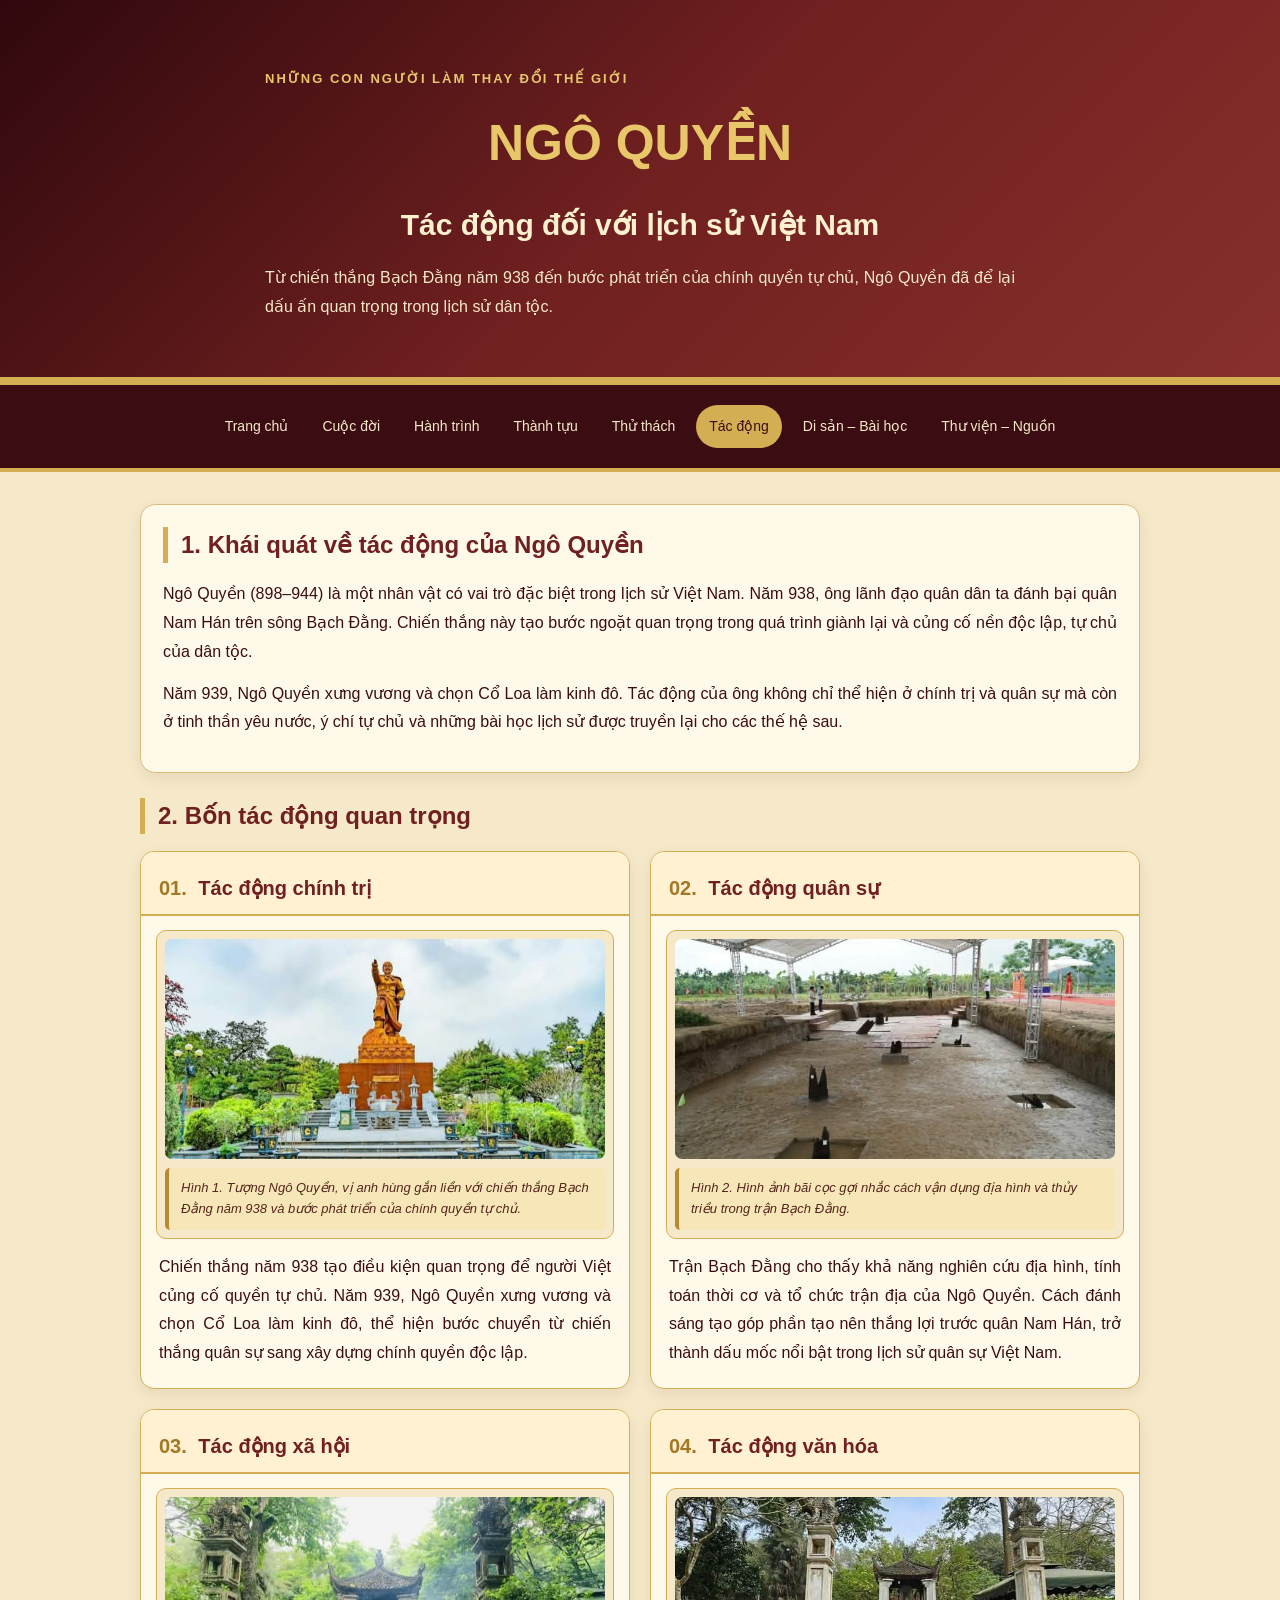
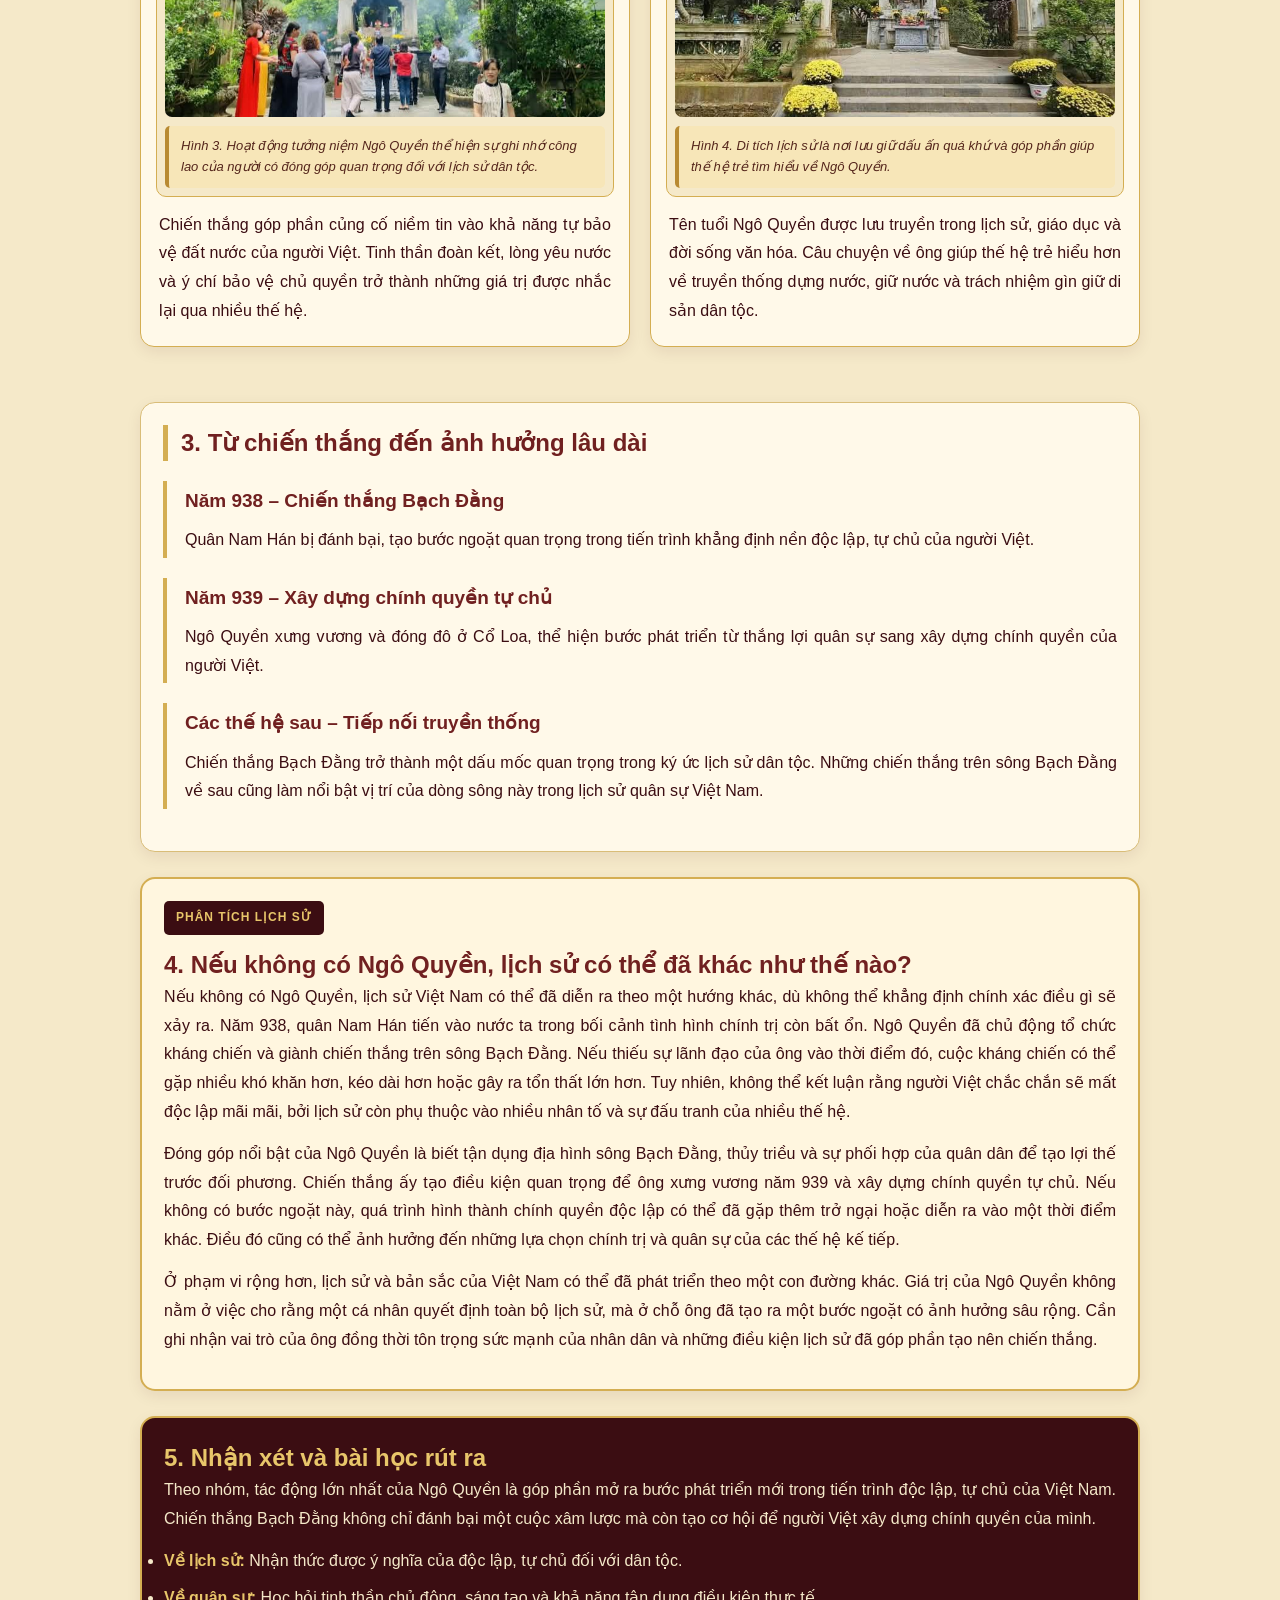
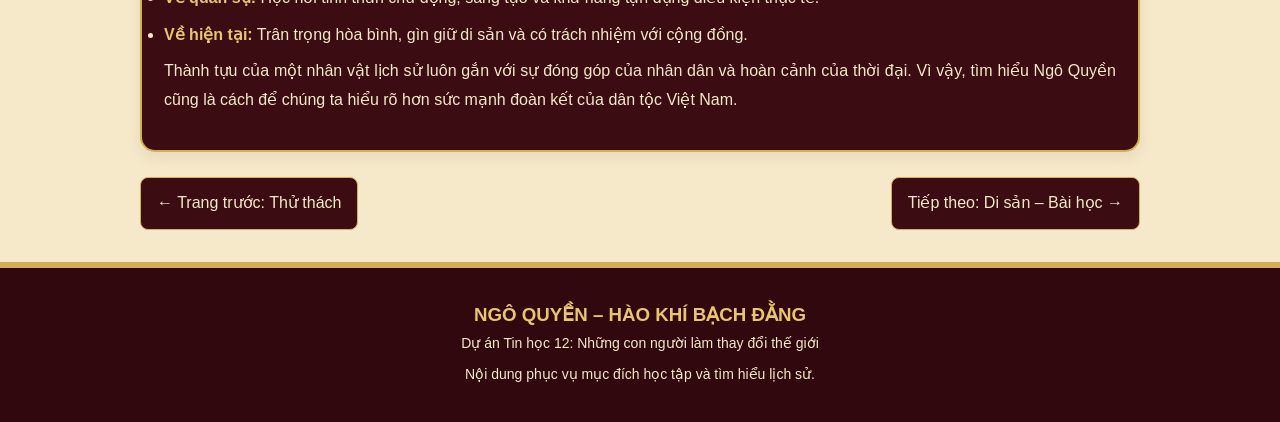
<file: tacdong.html>
<!DOCTYPE html>
<html lang="vi">
<head>
<meta charset="UTF-8">
<meta name="viewport" content="width=device-width, initial-scale=1.0">
<title>Tác động của Ngô Quyền</title>
<link rel="stylesheet" href="style.css">

<style>
* {
    box-sizing: border-box;
}

body {
    margin: 0;
    background: #F5E9C9;
    color: #3B0D12;
    font-family: Arial, Tahoma, sans-serif;
    line-height: 1.8;
}

.impact-hero {
    padding: 55px 20px;
    text-align: center;
    color: #F5E9C9;
    background: linear-gradient(135deg, #30080D, #702020, #87302B);
    border-bottom: 8px solid #D4AE52;
}

.impact-hero .eyebrow {
    color: #E8C66A;
    letter-spacing: 2px;
    font-size: 13px;
    font-weight: bold;
}

.impact-hero h1 {
    margin: 8px 0;
    color: #E8C66A;
    font-family: Arial, Tahoma, sans-serif;
    font-size: clamp(34px, 7vw, 50px);
}

.impact-hero h2 {
    margin: 10px 0;
    color: #FFF0CF;
    font-family: Arial, Tahoma, sans-serif;
    font-size: clamp(21px, 5vw, 30px);
}

.impact-hero p {
    max-width: 750px;
    margin: 12px auto 0;
}

.impact-nav {
    display: flex;
    flex-wrap: wrap;
    justify-content: center;
    gap: 8px;
    padding: 20px 12px;
    background: #3B0D12;
    border-bottom: 4px solid #D4AE52;
}

.impact-nav a {
    color: #F5E9C9;
    text-decoration: none;
    font-size: 14px;
    padding: 9px 13px;
    border-radius: 25px;
    transition: 0.2s;
}

.impact-nav a:hover,
.impact-nav a.active {
    background: #D4AE52;
    color: #3B0D12;
}

.impact-container {
    width: 92%;
    max-width: 1000px;
    margin: 32px auto;
}

.intro-box,
.impact-card,
.timeline-box,
.analysis-box,
.reflection-box {
    background: #FFF9E9;
    border: 1px solid #D9BD78;
    border-radius: 15px;
    padding: 22px;
    margin-bottom: 25px;
    box-shadow: 0 5px 15px rgba(59, 13, 18, 0.08);
}

.section-title {
    color: #702020;
    font-family: Arial, Tahoma, sans-serif;
    font-size: 24px;
    line-height: 1.5;
    margin: 0 0 17px;
    padding-left: 13px;
    border-left: 5px solid #D4AE52;
}

p {
    text-align: justify;
    margin: 0 0 13px;
}

.impact-grid {
    display: grid;
    grid-template-columns: repeat(2, minmax(0, 1fr));
    gap: 20px;
}

.impact-card {
    padding: 0;
    overflow: hidden;
    margin: 0;
    border: 1px solid #D4AE52;
    border-radius: 14px;
}

.card-heading {
    padding: 18px 18px 8px;
    background: #FFF1D2;
    border-bottom: 2px solid #D4AE52;
}

.card-heading h3 {
    color: #702020;
    margin: 0;
    font-family: Arial, Tahoma, sans-serif;
    font-size: 20px;
}

.card-number {
    margin-right: 6px;
    color: #A47724;
}

.impact-image {
    margin: 14px 15px;
    padding: 8px;
    background: #F5E9C9;
    border: 1px solid #D4AE52;
    border-radius: 10px;
}

.impact-image img {
    display: block;
    width: 100%;
    height: 220px;
    object-fit: cover;
    border-radius: 7px;
}

.impact-image figcaption {
    margin-top: 9px;
    padding: 10px 12px;
    color: #54251B;
    background: #F7E6B8;
    border-left: 4px solid #B88A32;
    border-radius: 5px;
    font-size: 13px;
    font-style: italic;
    line-height: 1.6;
    text-align: left;
}

.card-content {
    padding: 0 18px 20px;
}

.card-content p {
    margin-bottom: 0;
}

/* MỤC 3: CHỈ HIỂN THỊ CHỮ, KHÔNG CÓ ẢNH */
.timeline-box {
    background: #FFF9E9;
}

.timeline-item {
    margin: 20px 0;
    padding: 3px 0 3px 18px;
    border-left: 4px solid #D4AE52;
}

.timeline-item h3 {
    margin: 0 0 8px;
    color: #702020;
    font-family: Arial, Tahoma, sans-serif;
    font-size: 19px;
}

.timeline-item p {
    margin-bottom: 0;
}

.analysis-box {
    border: 2px solid #D4AE52;
    background: #FFF6DF;
}

.analysis-label {
    display: inline-block;
    padding: 6px 12px;
    margin-bottom: 12px;
    border-radius: 5px;
    background: #3B0D12;
    color: #E8C66A;
    font-size: 12px;
    font-weight: bold;
    letter-spacing: 1px;
}

.analysis-box h2,
.reflection-box h2 {
    color: #702020;
    font-family: Arial, Tahoma, sans-serif;
    margin-top: 0;
    line-height: 1.5;
}

.reflection-box {
    background: #3B0D12;
    color: #F5E9C9;
    border: 2px solid #D4AE52;
}

.reflection-box h2 {
    color: #E8C66A;
}

.reflection-box li {
    margin: 8px 0;
}

.reflection-box strong {
    color: #E8C66A;
}

.bottom-nav {
    display: flex;
    justify-content: space-between;
    gap: 12px;
    flex-wrap: wrap;
    margin: 25px 0;
}

.bottom-nav a {
    display: inline-block;
    padding: 11px 16px;
    background: #3B0D12;
    color: #F5E9C9;
    border: 1px solid #D4AE52;
    border-radius: 8px;
    text-decoration: none;
}

.bottom-nav a:hover {
    background: #702020;
    color: #E8C66A;
}

.impact-footer {
    padding: 30px 15px;
    text-align: center;
    background: #30080D;
    color: #F5E9C9;
    border-top: 6px solid #D4AE52;
}

.impact-footer h3 {
    color: #E8C66A;
    font-family: Arial, Tahoma, sans-serif;
    margin-top: 0;
}

.impact-footer p {
    text-align: center;
    margin-bottom: 5px;
    font-size: 14px;
}

@media (max-width: 650px) {
    .impact-hero {
        padding: 40px 18px;
    }

    .impact-container {
        width: 94%;
        margin: 20px auto;
    }

    .impact-grid {
        grid-template-columns: 1fr;
        gap: 17px;
    }

    .intro-box,
    .timeline-box,
    .analysis-box,
    .reflection-box {
        padding: 17px;
    }

    .section-title {
        font-size: 21px;
    }

    .bottom-nav {
        flex-direction: column;
    }

    .bottom-nav a {
        text-align: center;
    }
}
</style>
</head>

<body>

<header class="impact-hero">
    <p class="eyebrow">NHỮNG CON NGƯỜI LÀM THAY ĐỔI THẾ GIỚI</p>
    <h1>NGÔ QUYỀN</h1>
    <h2>Tác động đối với lịch sử Việt Nam</h2>
    <p>
        Từ chiến thắng Bạch Đằng năm 938 đến bước phát triển của chính quyền tự chủ, Ngô Quyền đã để lại dấu ấn quan trọng trong lịch sử dân tộc.
    </p>
</header>

<nav class="impact-nav">
    <a href="index.html">Trang chủ</a>
    <a href="cuocdoi.html">Cuộc đời</a>
    <a href="hanhtrinh.html">Hành trình</a>
    <a href="thanhtuu.html">Thành tựu</a>
    <a href="thuthach.html">Thử thách</a>
    <a href="tacdong.html" class="active">Tác động</a>
    <a href="disan_baihoc.html">Di sản – Bài học</a>
    <a href="thuvien_nguon.html">Thư viện – Nguồn</a>
</nav>

<main class="impact-container">

<section class="intro-box">
    <h2 class="section-title">1. Khái quát về tác động của Ngô Quyền</h2>
    <p>
        Ngô Quyền (898–944) là một nhân vật có vai trò đặc biệt trong lịch sử Việt Nam. Năm 938, ông lãnh đạo quân dân ta đánh bại quân Nam Hán trên sông Bạch Đằng. Chiến thắng này tạo bước ngoặt quan trọng trong quá trình giành lại và củng cố nền độc lập, tự chủ của dân tộc.
    </p>
    <p>
        Năm 939, Ngô Quyền xưng vương và chọn Cổ Loa làm kinh đô. Tác động của ông không chỉ thể hiện ở chính trị và quân sự mà còn ở tinh thần yêu nước, ý chí tự chủ và những bài học lịch sử được truyền lại cho các thế hệ sau.
    </p>
</section>

<section>
    <h2 class="section-title">2. Bốn tác động quan trọng</h2>

    <div class="impact-grid">

        <article class="impact-card">
            <div class="card-heading">
                <h3><span class="card-number">01.</span> Tác động chính trị</h3>
            </div>
            <figure class="impact-image">
                <img src="tuong-ngo-quyen.jpeg" alt="Tượng Ngô Quyền" loading="lazy">
                <figcaption>
                    Hình 1. Tượng Ngô Quyền, vị anh hùng gắn liền với chiến thắng Bạch Đằng năm 938 và bước phát triển của chính quyền tự chủ.
                </figcaption>
            </figure>
            <div class="card-content">
                <p>
                    Chiến thắng năm 938 tạo điều kiện quan trọng để người Việt củng cố quyền tự chủ. Năm 939, Ngô Quyền xưng vương và chọn Cổ Loa làm kinh đô, thể hiện bước chuyển từ chiến thắng quân sự sang xây dựng chính quyền độc lập.
                </p>
            </div>
        </article>

        <article class="impact-card">
            <div class="card-heading">
                <h3><span class="card-number">02.</span> Tác động quân sự</h3>
            </div>
            <figure class="impact-image">
                <img src="bai-coc.jpeg" alt="Bãi cọc gắn với nghệ thuật quân sự Bạch Đằng" loading="lazy">
                <figcaption>
                    Hình 2. Hình ảnh bãi cọc gợi nhắc cách vận dụng địa hình và thủy triều trong trận Bạch Đằng.
                </figcaption>
            </figure>
            <div class="card-content">
                <p>
                    Trận Bạch Đằng cho thấy khả năng nghiên cứu địa hình, tính toán thời cơ và tổ chức trận địa của Ngô Quyền. Cách đánh sáng tạo góp phần tạo nên thắng lợi trước quân Nam Hán, trở thành dấu mốc nổi bật trong lịch sử quân sự Việt Nam.
                </p>
            </div>
        </article>

        <article class="impact-card">
            <div class="card-heading">
                <h3><span class="card-number">03.</span> Tác động xã hội</h3>
            </div>
            <figure class="impact-image">
                <img src="tuong-niem.jpeg" alt="Hình ảnh tưởng niệm Ngô Quyền" loading="lazy">
                <figcaption>
                    Hình 3. Hoạt động tưởng niệm Ngô Quyền thể hiện sự ghi nhớ công lao của người có đóng góp quan trọng đối với lịch sử dân tộc.
                </figcaption>
            </figure>
            <div class="card-content">
                <p>
                    Chiến thắng góp phần củng cố niềm tin vào khả năng tự bảo vệ đất nước của người Việt. Tinh thần đoàn kết, lòng yêu nước và ý chí bảo vệ chủ quyền trở thành những giá trị được nhắc lại qua nhiều thế hệ.
                </p>
            </div>
        </article>

        <article class="impact-card">
            <div class="card-heading">
                <h3><span class="card-number">04.</span> Tác động văn hóa</h3>
            </div>
            <figure class="impact-image">
                <img src="di-tich.jpeg" alt="Di tích lịch sử gắn với việc tưởng nhớ Ngô Quyền" loading="lazy">
                <figcaption>
                    Hình 4. Di tích lịch sử là nơi lưu giữ dấu ấn quá khứ và góp phần giúp thế hệ trẻ tìm hiểu về Ngô Quyền.
                </figcaption>
            </figure>
            <div class="card-content">
                <p>
                    Tên tuổi Ngô Quyền được lưu truyền trong lịch sử, giáo dục và đời sống văn hóa. Câu chuyện về ông giúp thế hệ trẻ hiểu hơn về truyền thống dựng nước, giữ nước và trách nhiệm gìn giữ di sản dân tộc.
                </p>
            </div>
        </article>

    </div>
</section>

<section class="timeline-box">
    <h2 class="section-title">3. Từ chiến thắng đến ảnh hưởng lâu dài</h2>

    <div class="timeline-item">
        <h3>Năm 938 – Chiến thắng Bạch Đằng</h3>
        <p>
            Quân Nam Hán bị đánh bại, tạo bước ngoặt quan trọng trong tiến trình khẳng định nền độc lập, tự chủ của người Việt.
        </p>
    </div>

    <div class="timeline-item">
        <h3>Năm 939 – Xây dựng chính quyền tự chủ</h3>
        <p>
            Ngô Quyền xưng vương và đóng đô ở Cổ Loa, thể hiện bước phát triển từ thắng lợi quân sự sang xây dựng chính quyền của người Việt.
        </p>
    </div>

    <div class="timeline-item">
        <h3>Các thế hệ sau – Tiếp nối truyền thống</h3>
        <p>
            Chiến thắng Bạch Đằng trở thành một dấu mốc quan trọng trong ký ức lịch sử dân tộc. Những chiến thắng trên sông Bạch Đằng về sau cũng làm nổi bật vị trí của dòng sông này trong lịch sử quân sự Việt Nam.
        </p>
    </div>
</section>

<section class="analysis-box">
    <span class="analysis-label">PHÂN TÍCH LỊCH SỬ</span>
    <h2>4. Nếu không có Ngô Quyền, lịch sử có thể đã khác như thế nào?</h2>

    <p>
        Nếu không có Ngô Quyền, lịch sử Việt Nam có thể đã diễn ra theo một hướng khác, dù không thể khẳng định chính xác điều gì sẽ xảy ra. Năm 938, quân Nam Hán tiến vào nước ta trong bối cảnh tình hình chính trị còn bất ổn. Ngô Quyền đã chủ động tổ chức kháng chiến và giành chiến thắng trên sông Bạch Đằng. Nếu thiếu sự lãnh đạo của ông vào thời điểm đó, cuộc kháng chiến có thể gặp nhiều khó khăn hơn, kéo dài hơn hoặc gây ra tổn thất lớn hơn. Tuy nhiên, không thể kết luận rằng người Việt chắc chắn sẽ mất độc lập mãi mãi, bởi lịch sử còn phụ thuộc vào nhiều nhân tố và sự đấu tranh của nhiều thế hệ.
    </p>

    <p>
        Đóng góp nổi bật của Ngô Quyền là biết tận dụng địa hình sông Bạch Đằng, thủy triều và sự phối hợp của quân dân để tạo lợi thế trước đối phương. Chiến thắng ấy tạo điều kiện quan trọng để ông xưng vương năm 939 và xây dựng chính quyền tự chủ. Nếu không có bước ngoặt này, quá trình hình thành chính quyền độc lập có thể đã gặp thêm trở ngại hoặc diễn ra vào một thời điểm khác. Điều đó cũng có thể ảnh hưởng đến những lựa chọn chính trị và quân sự của các thế hệ kế tiếp.
    </p>

    <p>
        Ở phạm vi rộng hơn, lịch sử và bản sắc của Việt Nam có thể đã phát triển theo một con đường khác. Giá trị của Ngô Quyền không nằm ở việc cho rằng một cá nhân quyết định toàn bộ lịch sử, mà ở chỗ ông đã tạo ra một bước ngoặt có ảnh hưởng sâu rộng. Cần ghi nhận vai trò của ông đồng thời tôn trọng sức mạnh của nhân dân và những điều kiện lịch sử đã góp phần tạo nên chiến thắng.
    </p>
</section>

<section class="reflection-box">
    <h2>5. Nhận xét và bài học rút ra</h2>

    <p>
        Theo nhóm, tác động lớn nhất của Ngô Quyền là góp phần mở ra bước phát triển mới trong tiến trình độc lập, tự chủ của Việt Nam. Chiến thắng Bạch Đằng không chỉ đánh bại một cuộc xâm lược mà còn tạo cơ hội để người Việt xây dựng chính quyền của mình.
    </p>

    <ul>
        <li><strong>Về lịch sử:</strong> Nhận thức được ý nghĩa của độc lập, tự chủ đối với dân tộc.</li>
        <li><strong>Về quân sự:</strong> Học hỏi tinh thần chủ động, sáng tạo và khả năng tận dụng điều kiện thực tế.</li>
        <li><strong>Về hiện tại:</strong> Trân trọng hòa bình, gìn giữ di sản và có trách nhiệm với cộng đồng.</li>
    </ul>

    <p>
        Thành tựu của một nhân vật lịch sử luôn gắn với sự đóng góp của nhân dân và hoàn cảnh của thời đại. Vì vậy, tìm hiểu Ngô Quyền cũng là cách để chúng ta hiểu rõ hơn sức mạnh đoàn kết của dân tộc Việt Nam.
    </p>
</section>

<div class="bottom-nav">
    <a href="thuthach.html">← Trang trước: Thử thách</a>
    <a href="disan_baihoc.html">Tiếp theo: Di sản – Bài học →</a>
</div>

</main>

<footer class="impact-footer">
    <h3>NGÔ QUYỀN – HÀO KHÍ BẠCH ĐẰNG</h3>
    <p>Dự án Tin học 12: Những con người làm thay đổi thế giới</p>
    <p>Nội dung phục vụ mục đích học tập và tìm hiểu lịch sử.</p>
</footer>

</body>
</html>
</file>
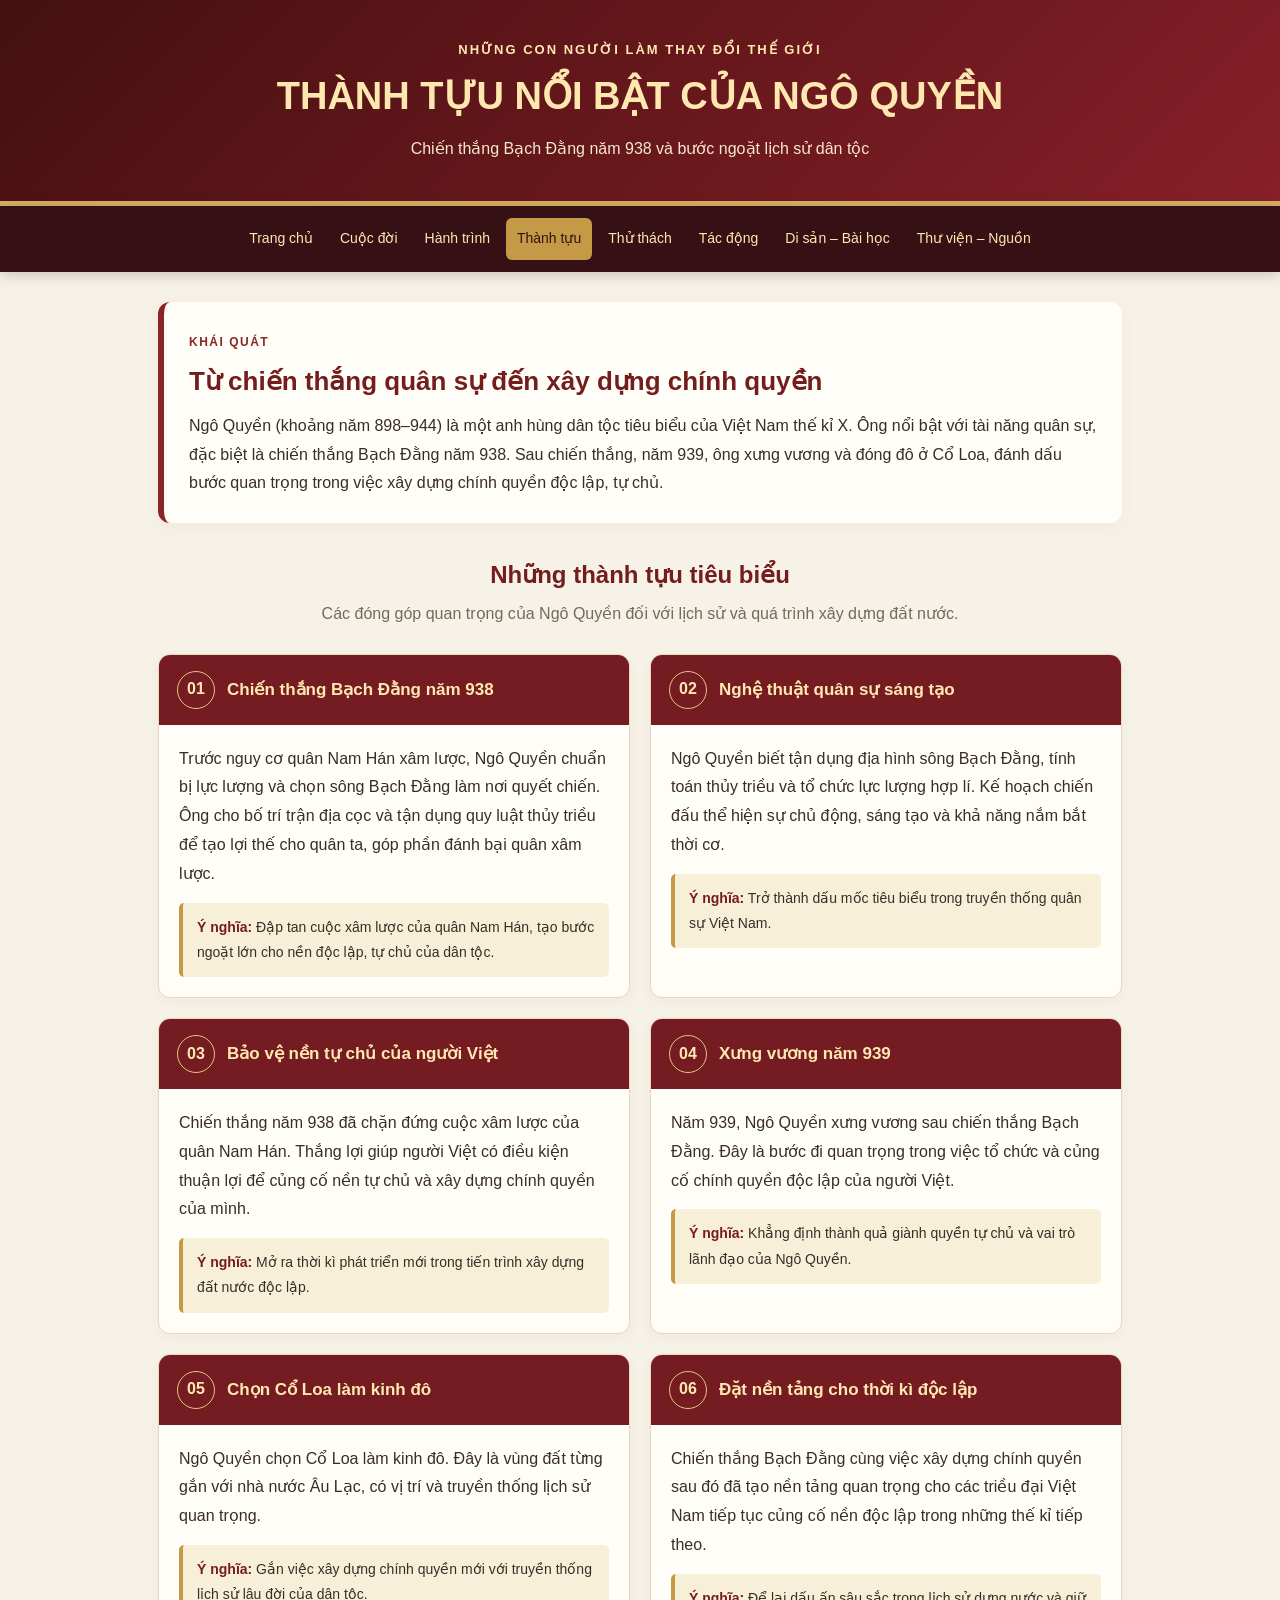
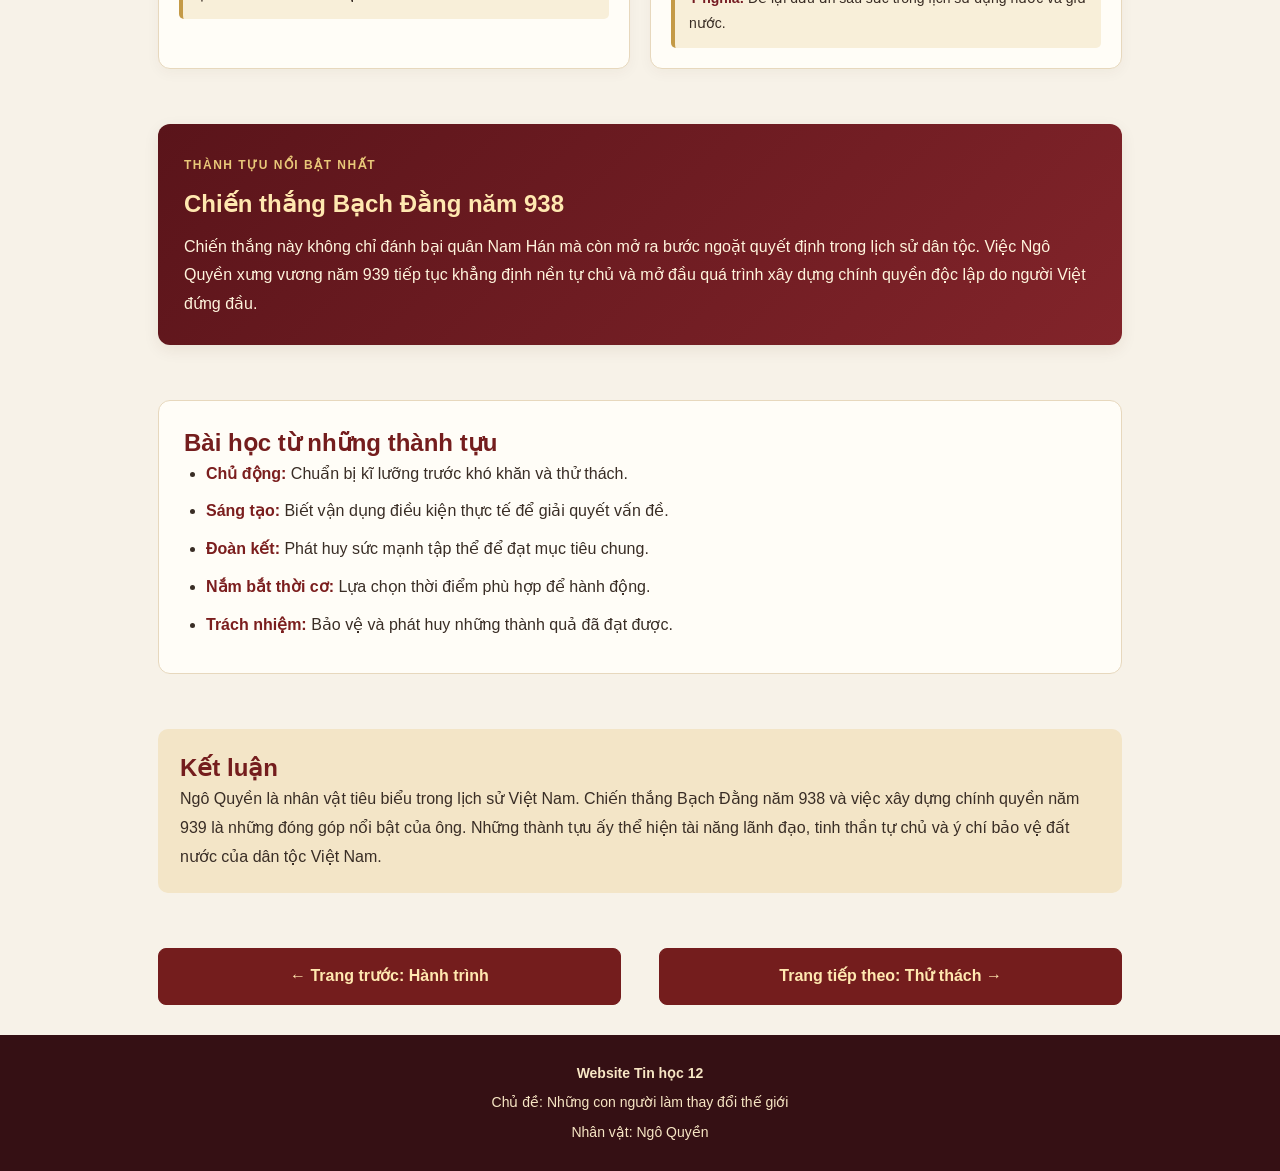
<file: thanhtuu.html>
<!DOCTYPE html>
<html lang="vi">
<head>
<meta charset="UTF-8">
<meta name="viewport" content="width=device-width, initial-scale=1.0">
<title>Thành tựu nổi bật - Ngô Quyền</title>
<link rel="stylesheet" href="style.css">

<style>
* {
    box-sizing: border-box;
}

body {
    margin: 0;
    background: #f7f2e8;
    color: #392d25;
    font-family: Arial, Tahoma, sans-serif;
    line-height: 1.8;
}

header {
    background: linear-gradient(135deg, #451010, #861f28);
    color: #ffe8b0;
    text-align: center;
    padding: 38px 18px;
    border-bottom: 5px solid #d4ad62;
}

header .phu-de {
    font-size: 13px;
    letter-spacing: 2px;
    font-weight: bold;
    margin: 0 0 10px;
}

header h1 {
    font-size: clamp(25px, 4vw, 38px);
    line-height: 1.35;
    margin: 0 0 12px;
}

header .mo-ta {
    margin: 0;
    color: #f8e8ca;
}

.navbar {
    background: #351014;
    display: flex;
    flex-wrap: wrap;
    justify-content: center;
    gap: 5px;
    padding: 12px 8px;
}

.navbar a {
    color: #ffe8b0;
    text-decoration: none;
    padding: 8px 11px;
    border-radius: 6px;
    font-size: 14px;
    transition: 0.2s;
}

.navbar a:hover,
.navbar a.active {
    background: #c49a47;
    color: #351014;
}

main {
    max-width: 1000px;
    margin: 30px auto;
    padding: 0 18px;
}

.gioi-thieu {
    background: #fffdf7;
    border-radius: 12px;
    border-left: 6px solid #8b2525;
    padding: 25px;
    box-shadow: 0 5px 18px #4b28100c;
    margin-bottom: 35px;
}

.nhan {
    color: #8b2525;
    font-size: 12px;
    font-weight: bold;
    letter-spacing: 1.5px;
    text-transform: uppercase;
}

h2 {
    color: #741d1d;
    line-height: 1.4;
}

.gioi-thieu h2 {
    margin: 8px 0 12px;
    font-size: 26px;
}

.gioi-thieu p {
    margin-bottom: 0;
}

.tieu-de-muc {
    text-align: center;
    margin-bottom: 25px;
}

.tieu-de-muc h2 {
    margin-bottom: 8px;
}

.tieu-de-muc p {
    color: #76685b;
    margin: 0 auto;
    max-width: 680px;
}

.thanh-tuu {
    display: grid;
    grid-template-columns: repeat(2, minmax(0, 1fr));
    gap: 20px;
}

.the {
    background: #fffdf7;
    border: 1px solid #e7d8bd;
    border-radius: 12px;
    overflow: hidden;
    box-shadow: 0 4px 14px #4b28100b;
    transition: transform 0.2s, box-shadow 0.2s;
}

.the:hover {
    transform: translateY(-3px);
    box-shadow: 0 8px 20px #4b281018;
}

.the-dau {
    display: flex;
    align-items: center;
    gap: 12px;
    background: #751c23;
    color: #ffe8b0;
    padding: 16px 18px;
}

.so {
    display: flex;
    align-items: center;
    justify-content: center;
    flex-shrink: 0;
    width: 38px;
    height: 38px;
    border: 1px solid #e3c77e;
    border-radius: 50%;
    font-weight: bold;
}

.the-dau h3 {
    margin: 0;
    font-size: 17px;
    line-height: 1.5;
    color: #ffe8b0;
}

.the-noi-dung {
    padding: 20px;
}

.the-noi-dung p {
    margin: 0 0 14px;
}

.y-nghia {
    background: #f8efd9;
    border-left: 4px solid #c49a47;
    border-radius: 5px;
    padding: 12px 14px;
    font-size: 14px;
}

.y-nghia strong {
    color: #751c23;
}

.diem-nhan {
    margin-top: 35px;
    background: linear-gradient(135deg, #5a141a, #82242a);
    color: #fff4dc;
    border-radius: 12px;
    padding: 26px;
    box-shadow: 0 5px 16px #4b281014;
}

.diem-nhan .nhan {
    color: #e9c879;
}

.diem-nhan h2 {
    color: #ffe8b0;
    margin: 8px 0 12px;
}

.diem-nhan p {
    margin-bottom: 0;
}

.bai-hoc {
    margin-top: 35px;
    background: #fffdf7;
    border: 1px solid #e7d8bd;
    border-radius: 12px;
    padding: 25px;
}

.bai-hoc h2 {
    margin-top: 0;
}

.bai-hoc ul {
    padding-left: 22px;
    margin-bottom: 0;
}

.bai-hoc li {
    margin-bottom: 9px;
}

.bai-hoc li strong {
    color: #7b1e1e;
}

.ket-luan {
    margin-top: 25px;
    padding: 22px;
    background: #f3e5c7;
    border-radius: 10px;
}

.ket-luan h2 {
    margin-top: 0;
}

.ket-luan p {
    margin-bottom: 0;
}

nav.bottom {
    display: flex;
    justify-content: space-between;
    align-items: center;
    gap: 14px;
    margin: 38px 0 15px;
}

nav.bottom a {
    flex: 1;
    max-width: 48%;
    background: #741d1d;
    color: #ffe8b0;
    text-decoration: none;
    text-align: center;
    padding: 13px 16px;
    border-radius: 8px;
    font-weight: bold;
    border: 1px solid #741d1d;
    transition: 0.2s;
}

nav.bottom a:hover {
    background: #a33232;
    border-color: #d4ad62;
}

footer {
    background: #351014;
    color: #f7e6c4;
    text-align: center;
    padding: 22px 15px;
    margin-top: 30px;
    font-size: 14px;
}

footer p {
    margin: 4px 0;
}

@media (max-width: 650px) {
    header {
        padding: 28px 15px;
    }

    .navbar {
        gap: 4px;
    }

    .navbar a {
        font-size: 12px;
        padding: 7px 8px;
    }

    main {
        padding: 0 12px;
        margin-top: 20px;
    }

    .gioi-thieu,
    .bai-hoc,
    .diem-nhan {
        padding: 19px;
    }

    .gioi-thieu h2 {
        font-size: 22px;
    }

    .thanh-tuu {
        grid-template-columns: 1fr;
        gap: 16px;
    }

    .the-dau {
        padding: 14px;
    }

    .the-noi-dung {
        padding: 17px;
    }

    nav.bottom {
        gap: 10px;
    }

    nav.bottom a {
        padding: 12px 8px;
        font-size: 13px;
    }
}
</style>
</head>

<body>

<header>
    <p class="phu-de">NHỮNG CON NGƯỜI LÀM THAY ĐỔI THẾ GIỚI</p>
    <h1>THÀNH TỰU NỔI BẬT CỦA NGÔ QUYỀN</h1>
    <p class="mo-ta">
        Chiến thắng Bạch Đằng năm 938 và bước ngoặt lịch sử dân tộc
    </p>
</header>

<nav class="navbar">
    <a href="index.html">Trang chủ</a>
    <a href="cuocdoi.html">Cuộc đời</a>
    <a href="hanhtrinh.html">Hành trình</a>
    <a href="thanhtuu.html" class="active">Thành tựu</a>
    <a href="thuthach.html">Thử thách</a>
    <a href="tacdong.html">Tác động</a>
    <a href="disan_baihoc.html">Di sản – Bài học</a>
    <a href="thuvien_nguon.html">Thư viện – Nguồn</a>
</nav>

<main>

    <section class="gioi-thieu">
        <span class="nhan">Khái quát</span>
        <h2>Từ chiến thắng quân sự đến xây dựng chính quyền</h2>
        <p>
            Ngô Quyền (khoảng năm 898–944) là một anh hùng dân tộc
            tiêu biểu của Việt Nam thế kỉ X. Ông nổi bật với tài
            năng quân sự, đặc biệt là chiến thắng Bạch Đằng năm 938.
            Sau chiến thắng, năm 939, ông xưng vương và đóng đô ở
            Cổ Loa, đánh dấu bước quan trọng trong việc xây dựng
            chính quyền độc lập, tự chủ.
        </p>
    </section>

    <section>
        <div class="tieu-de-muc">
            <h2>Những thành tựu tiêu biểu</h2>
            <p>
                Các đóng góp quan trọng của Ngô Quyền đối với
                lịch sử và quá trình xây dựng đất nước.
            </p>
        </div>

        <div class="thanh-tuu">

            <article class="the">
                <div class="the-dau">
                    <span class="so">01</span>
                    <h3>Chiến thắng Bạch Đằng năm 938</h3>
                </div>
                <div class="the-noi-dung">
                    <p>
                        Trước nguy cơ quân Nam Hán xâm lược, Ngô Quyền
                        chuẩn bị lực lượng và chọn sông Bạch Đằng làm
                        nơi quyết chiến. Ông cho bố trí trận địa cọc
                        và tận dụng quy luật thủy triều để tạo lợi thế
                        cho quân ta, góp phần đánh bại quân xâm lược.
                    </p>
                    <div class="y-nghia">
                        <strong>Ý nghĩa:</strong> Đập tan cuộc xâm lược
                        của quân Nam Hán, tạo bước ngoặt lớn cho nền
                        độc lập, tự chủ của dân tộc.
                    </div>
                </div>
            </article>

            <article class="the">
                <div class="the-dau">
                    <span class="so">02</span>
                    <h3>Nghệ thuật quân sự sáng tạo</h3>
                </div>
                <div class="the-noi-dung">
                    <p>
                        Ngô Quyền biết tận dụng địa hình sông Bạch Đằng,
                        tính toán thủy triều và tổ chức lực lượng hợp lí.
                        Kế hoạch chiến đấu thể hiện sự chủ động, sáng
                        tạo và khả năng nắm bắt thời cơ.
                    </p>
                    <div class="y-nghia">
                        <strong>Ý nghĩa:</strong> Trở thành dấu mốc tiêu
                        biểu trong truyền thống quân sự Việt Nam.
                    </div>
                </div>
            </article>

            <article class="the">
                <div class="the-dau">
                    <span class="so">03</span>
                    <h3>Bảo vệ nền tự chủ của người Việt</h3>
                </div>
                <div class="the-noi-dung">
                    <p>
                        Chiến thắng năm 938 đã chặn đứng cuộc xâm lược
                        của quân Nam Hán. Thắng lợi giúp người Việt có
                        điều kiện thuận lợi để củng cố nền tự chủ và
                        xây dựng chính quyền của mình.
                    </p>
                    <div class="y-nghia">
                        <strong>Ý nghĩa:</strong> Mở ra thời kì phát
                        triển mới trong tiến trình xây dựng đất nước
                        độc lập.
                    </div>
                </div>
            </article>

            <article class="the">
                <div class="the-dau">
                    <span class="so">04</span>
                    <h3>Xưng vương năm 939</h3>
                </div>
                <div class="the-noi-dung">
                    <p>
                        Năm 939, Ngô Quyền xưng vương sau chiến thắng
                        Bạch Đằng. Đây là bước đi quan trọng trong
                        việc tổ chức và củng cố chính quyền độc lập
                        của người Việt.
                    </p>
                    <div class="y-nghia">
                        <strong>Ý nghĩa:</strong> Khẳng định thành quả
                        giành quyền tự chủ và vai trò lãnh đạo của
                        Ngô Quyền.
                    </div>
                </div>
            </article>

            <article class="the">
                <div class="the-dau">
                    <span class="so">05</span>
                    <h3>Chọn Cổ Loa làm kinh đô</h3>
                </div>
                <div class="the-noi-dung">
                    <p>
                        Ngô Quyền chọn Cổ Loa làm kinh đô. Đây là vùng
                        đất từng gắn với nhà nước Âu Lạc, có vị trí
                        và truyền thống lịch sử quan trọng.
                    </p>
                    <div class="y-nghia">
                        <strong>Ý nghĩa:</strong> Gắn việc xây dựng
                        chính quyền mới với truyền thống lịch sử
                        lâu đời của dân tộc.
                    </div>
                </div>
            </article>

            <article class="the">
                <div class="the-dau">
                    <span class="so">06</span>
                    <h3>Đặt nền tảng cho thời kì độc lập</h3>
                </div>
                <div class="the-noi-dung">
                    <p>
                        Chiến thắng Bạch Đằng cùng việc xây dựng
                        chính quyền sau đó đã tạo nền tảng quan trọng
                        cho các triều đại Việt Nam tiếp tục củng cố
                        nền độc lập trong những thế kỉ tiếp theo.
                    </p>
                    <div class="y-nghia">
                        <strong>Ý nghĩa:</strong> Để lại dấu ấn sâu
                        sắc trong lịch sử dựng nước và giữ nước.
                    </div>
                </div>
            </article>

        </div>
    </section>

    <section class="diem-nhan">
        <span class="nhan">Thành tựu nổi bật nhất</span>
        <h2>Chiến thắng Bạch Đằng năm 938</h2>
        <p>
            Chiến thắng này không chỉ đánh bại quân Nam Hán mà còn
            mở ra bước ngoặt quyết định trong lịch sử dân tộc.
            Việc Ngô Quyền xưng vương năm 939 tiếp tục khẳng định
            nền tự chủ và mở đầu quá trình xây dựng chính quyền
            độc lập do người Việt đứng đầu.
        </p>
    </section>

    <section class="bai-hoc">
        <h2>Bài học từ những thành tựu</h2>
        <ul>
            <li>
                <strong>Chủ động:</strong> Chuẩn bị kĩ lưỡng trước
                khó khăn và thử thách.
            </li>
            <li>
                <strong>Sáng tạo:</strong> Biết vận dụng điều kiện
                thực tế để giải quyết vấn đề.
            </li>
            <li>
                <strong>Đoàn kết:</strong> Phát huy sức mạnh tập thể
                để đạt mục tiêu chung.
            </li>
            <li>
                <strong>Nắm bắt thời cơ:</strong> Lựa chọn thời điểm
                phù hợp để hành động.
            </li>
            <li>
                <strong>Trách nhiệm:</strong> Bảo vệ và phát huy
                những thành quả đã đạt được.
            </li>
        </ul>
    </section>

    <section class="ket-luan">
        <h2>Kết luận</h2>
        <p>
            Ngô Quyền là nhân vật tiêu biểu trong lịch sử Việt Nam.
            Chiến thắng Bạch Đằng năm 938 và việc xây dựng chính
            quyền năm 939 là những đóng góp nổi bật của ông.
            Những thành tựu ấy thể hiện tài năng lãnh đạo, tinh
            thần tự chủ và ý chí bảo vệ đất nước của dân tộc Việt Nam.
        </p>
    </section>

    <!-- Chỉ giữ hai nút chuyển trang -->
    <nav class="bottom">
        <a href="hanhtrinh.html">← Trang trước: Hành trình</a>
        <a href="thuthach.html">Trang tiếp theo: Thử thách →</a>
    </nav>

</main>

<footer>
    <p><strong>Website Tin học 12</strong></p>
    <p>Chủ đề: Những con người làm thay đổi thế giới</p>
    <p>Nhân vật: Ngô Quyền</p>
</footer>

</body>
</html>
</file>
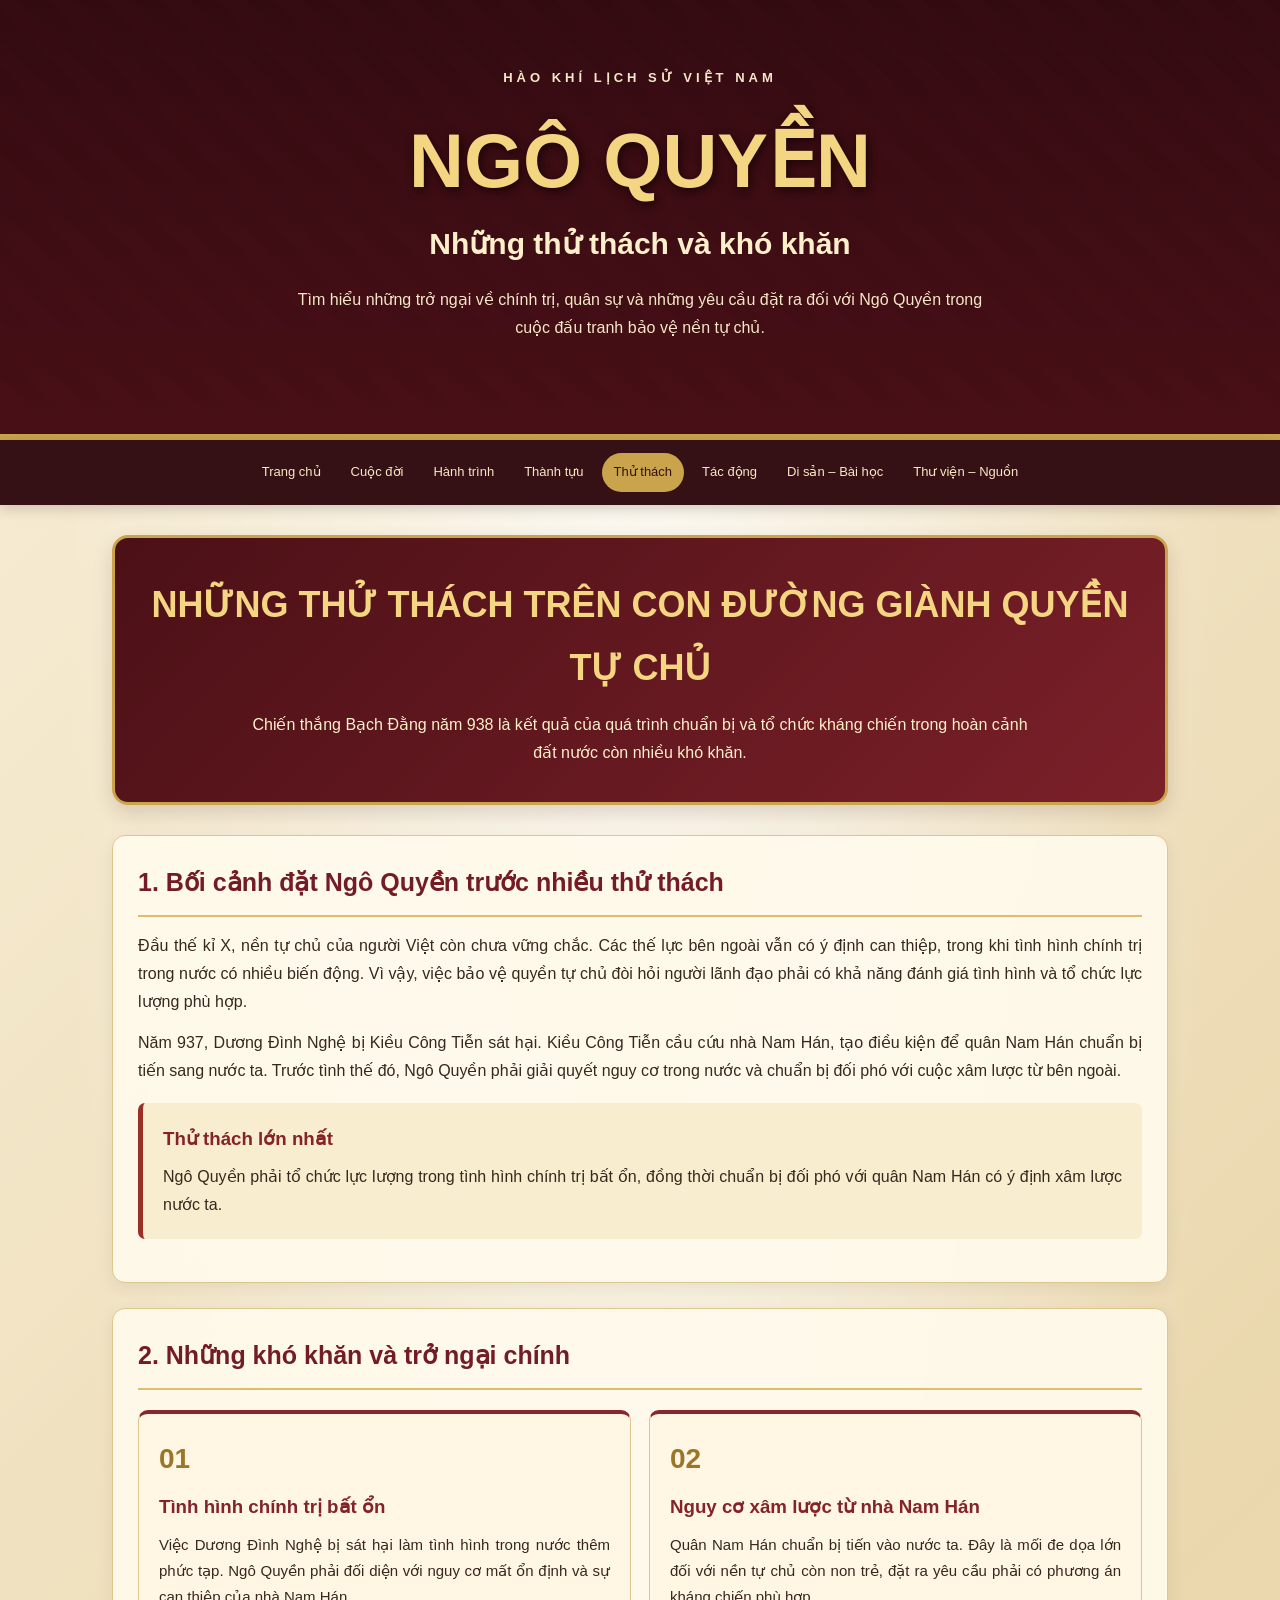
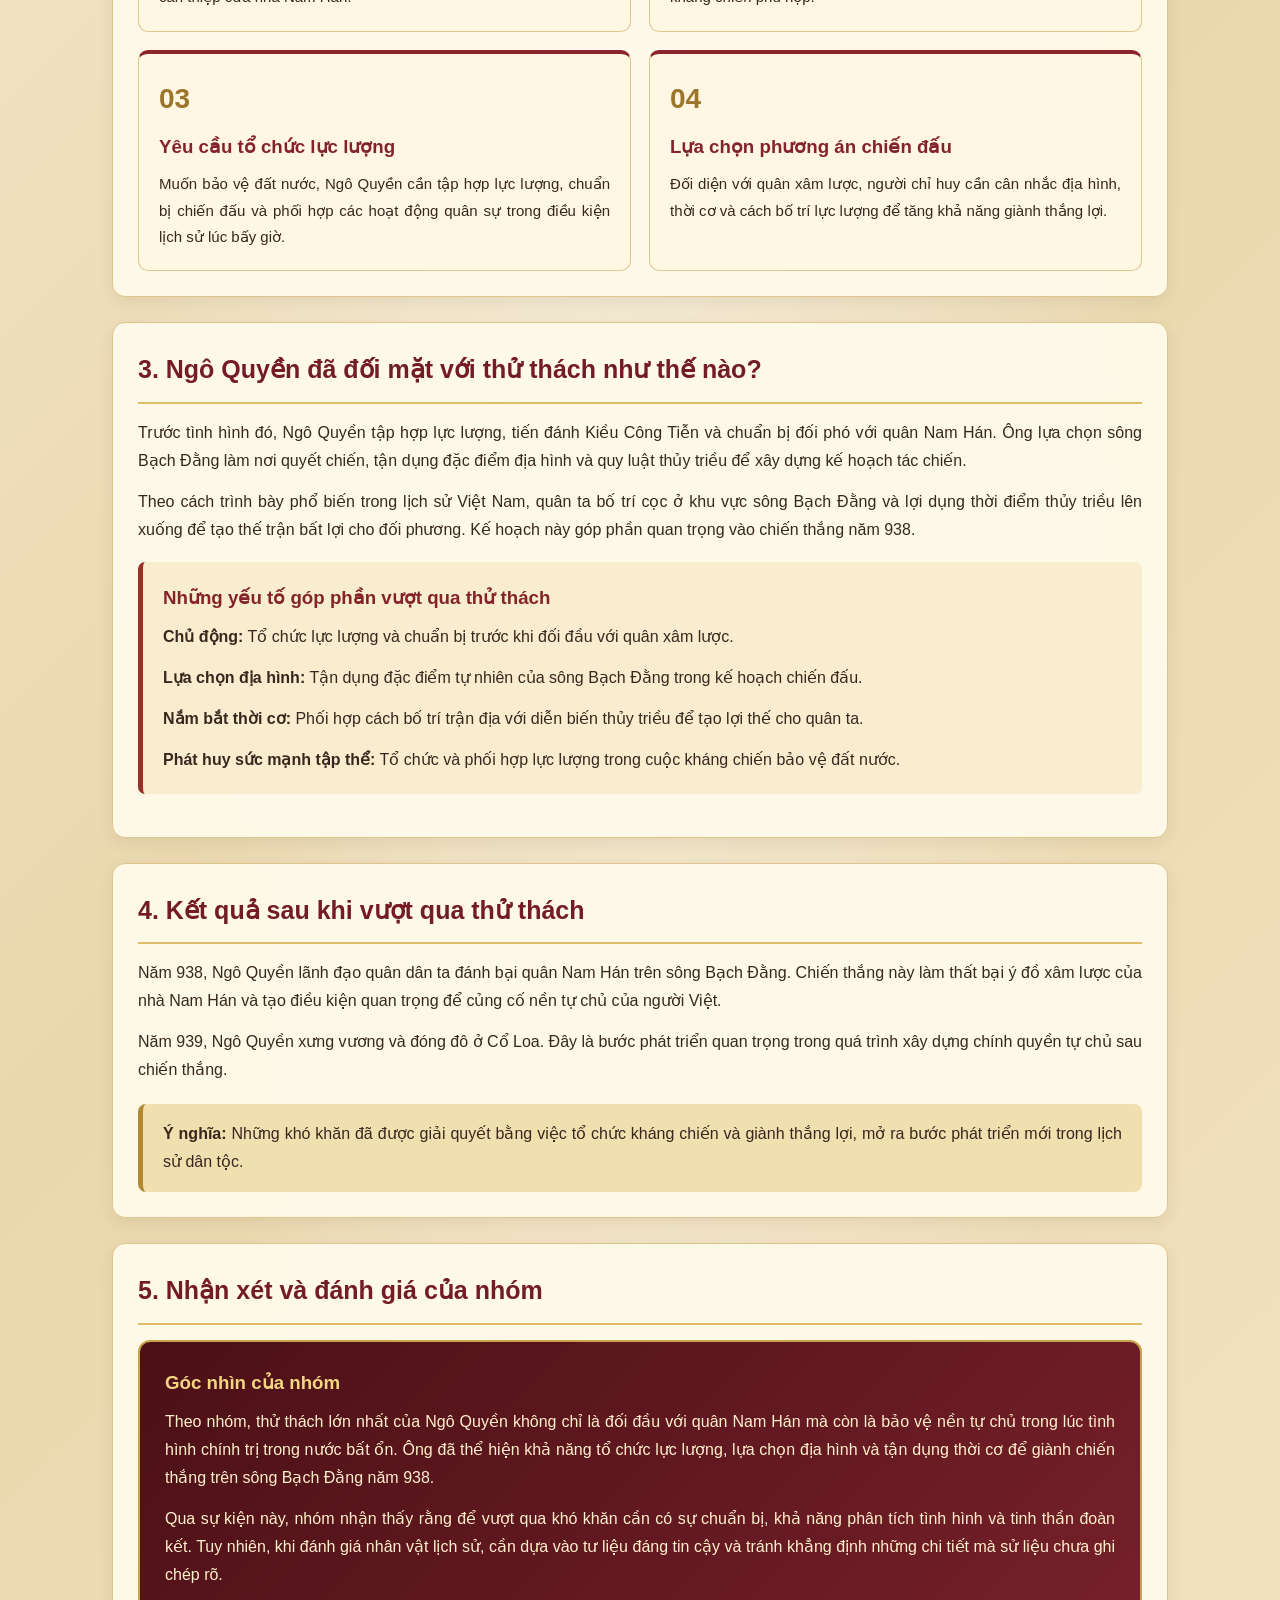
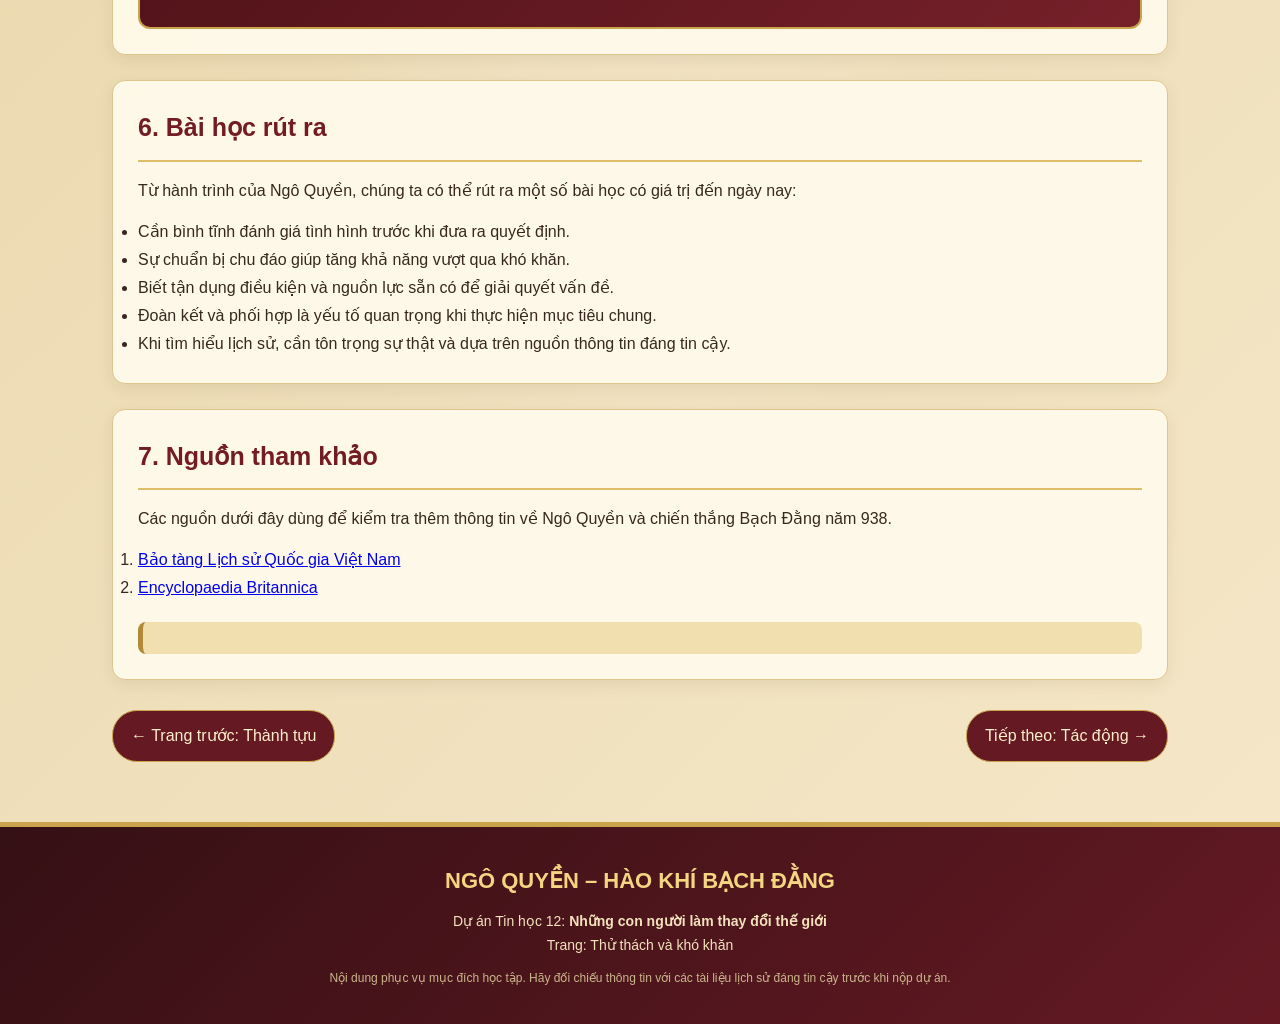
<file: thuthach.html>
<!DOCTYPE html>
<html lang="vi">

<head>
<meta charset="UTF-8">
    <meta name="viewport" content="width=device-width, initial-scale=1.0">

    <title>Thử thách và khó khăn của Ngô Quyền</title>

    <!-- Su dung CSS chung -->
    <link rel="stylesheet" href="style.css">

    <!-- CSS bo sung rieng cho trang Thu thach -->
    <style>
        .challenge-banner {
            padding: 35px 25px;
            margin-bottom: 30px;
            text-align: center;
            color: #fff0cb;
            background: linear-gradient(135deg, #4b1016, #7b2029);
            border: 3px solid #c9a44c;
            border-radius: 16px;
            box-shadow: 0 8px 20px rgba(62, 17, 20, 0.15);
        }

        .challenge-banner h2 {
            color: #f3d582;
            font-family: Arial, Tahoma, sans-serif;
            font-size: clamp(25px, 4vw, 36px);
            margin-bottom: 12px;
        }

        .challenge-banner p {
            max-width: 800px;
            margin: auto;
        }

        .challenge-section {
            padding: 25px;
            margin-bottom: 25px;
            background: rgba(255, 250, 235, 0.94);
            border: 1px solid #dec58e;
            border-radius: 13px;
            box-shadow: 0 5px 16px rgba(65, 35, 15, 0.08);
        }

        .challenge-section h2 {
            color: #741c25;
            font-family: Arial, Tahoma, sans-serif;
            font-size: 25px;
            margin-bottom: 15px;
            padding-bottom: 10px;
            border-bottom: 2px solid #dfbd6a;
        }

        .challenge-section h3 {
            color: #84242a;
            margin: 18px 0 8px;
        }

        .challenge-section p {
            text-align: justify;
            margin-bottom: 13px;
        }

        .challenge-card-grid {
            display: grid;
            grid-template-columns: repeat(2, minmax(0, 1fr));
            gap: 18px;
            margin-top: 20px;
        }

        .challenge-card {
            padding: 20px;
            background: #fff7e3;
            border: 1px solid #dfc58e;
            border-top: 4px solid #8b252d;
            border-radius: 10px;
        }

        .challenge-card .number {
            display: inline-block;
            margin-bottom: 8px;
            color: #9b752a;
            font-size: 28px;
            font-family: Arial, Tahoma, sans-serif;
            font-weight: bold;
        }

        .challenge-card h3 {
            margin-top: 0;
        }

        .challenge-card p {
            margin-bottom: 0;
            font-size: 15px;
        }

        .response-box {
            padding: 20px;
            margin: 18px 0;
            background: #f8edcf;
            border-left: 5px solid #9b3027;
            border-radius: 7px;
        }

        .response-box h3 {
            margin-top: 0;
        }

        .response-box p:last-child {
            margin-bottom: 0;
        }

        .assessment-box {
            padding: 25px;
            color: #fff0cb;
            background: linear-gradient(135deg, #4b1016, #76202a);
            border: 2px solid #c9a44c;
            border-radius: 12px;
        }

        .assessment-box h3 {
            color: #f3d582;
            margin-top: 0;
        }

        .assessment-box p {
            text-align: justify;
        }

        .important-note {
            padding: 16px 20px;
            margin-top: 20px;
            background: #f2dfb0;
            border-radius: 8px;
            border-left: 5px solid #b28a37;
        }

        .important-note p {
            margin-bottom: 0;
        }

        .challenge-navigation {
            display: flex;
            justify-content: space-between;
            flex-wrap: wrap;
            gap: 12px;
            margin: 30px 0;
        }

        .challenge-navigation a {
            display: inline-block;
            padding: 11px 18px;
            color: #fff0cb;
            background: #641923;
            border: 1px solid #c9a44c;
            border-radius: 25px;
            text-decoration: none;
            transition: 0.25s;
        }

        .challenge-navigation a:hover {
            color: #351014;
            background: #e8c66f;
        }

        @media (max-width: 650px) {
            .challenge-card-grid {
                grid-template-columns: 1fr;
            }

            .challenge-section {
                padding: 18px;
            }

            .challenge-section h2 {
                font-size: 22px;
            }

            .challenge-navigation {
                flex-direction: column;
            }

            .challenge-navigation a {
                text-align: center;
            }
        }
    </style>
</head>

<body>

    <!-- PHAN DAU TRANG -->
    <header class="hero">
        <div class="hero-content">

            <p class="eyebrow">HÀO KHÍ LỊCH SỬ VIỆT NAM</p>

            <h1>NGÔ QUYỀN</h1>

            <h2>Những thử thách và khó khăn</h2>

            <p class="hero-description">
                Tìm hiểu những trở ngại về chính trị, quân sự
                và những yêu cầu đặt ra đối với Ngô Quyền
                trong cuộc đấu tranh bảo vệ nền tự chủ.
            </p>

        </div>
    </header>


    <!-- MENU CHUNG -->
    <nav class="navbar">

        <a href="index.html">Trang chủ</a>

        <a href="cuocdoi.html">Cuộc đời</a>

        <a href="hanhtrinh.html">Hành trình</a>

        <a href="thanhtuu.html">Thành tựu</a>

        <a href="thuthach.html" class="active">Thử thách</a>

        <a href="tacdong.html">Tác động</a>

        <a href="disan_baihoc.html">Di sản – Bài học</a>

        <a href="thuvien_nguon.html">Thư viện – Nguồn</a>

    </nav>


    <main class="container">

        <!-- BANNER -->
        <div class="challenge-banner">

            <h2>NHỮNG THỬ THÁCH TRÊN CON ĐƯỜNG GIÀNH QUYỀN TỰ CHỦ</h2>

            <p>
                Chiến thắng Bạch Đằng năm 938 là kết quả của
                quá trình chuẩn bị và tổ chức kháng chiến
                trong hoàn cảnh đất nước còn nhiều khó khăn.
            </p>

        </div>


        <!-- MUC 1 -->
        <section class="challenge-section">

            <h2>1. Bối cảnh đặt Ngô Quyền trước nhiều thử thách</h2>

            <p>
                Đầu thế kỉ X, nền tự chủ của người Việt còn
                chưa vững chắc. Các thế lực bên ngoài vẫn có
                ý định can thiệp, trong khi tình hình chính trị
                trong nước có nhiều biến động. Vì vậy, việc
                bảo vệ quyền tự chủ đòi hỏi người lãnh đạo
                phải có khả năng đánh giá tình hình và tổ chức
                lực lượng phù hợp.
            </p>

            <p>
                Năm 937, Dương Đình Nghệ bị Kiều Công Tiễn
                sát hại. Kiều Công Tiễn cầu cứu nhà Nam Hán,
                tạo điều kiện để quân Nam Hán chuẩn bị tiến
                sang nước ta. Trước tình thế đó, Ngô Quyền
                phải giải quyết nguy cơ trong nước và chuẩn bị
                đối phó với cuộc xâm lược từ bên ngoài.
            </p>

            <div class="response-box">

                <h3>Thử thách lớn nhất</h3>

                <p>
                    Ngô Quyền phải tổ chức lực lượng trong
                    tình hình chính trị bất ổn, đồng thời
                    chuẩn bị đối phó với quân Nam Hán có ý
                    định xâm lược nước ta.
                </p>

            </div>

        </section>


        <!-- MUC 2 -->
        <section class="challenge-section">

            <h2>2. Những khó khăn và trở ngại chính</h2>

            <div class="challenge-card-grid">

                <article class="challenge-card">

                    <span class="number">01</span>

                    <h3>Tình hình chính trị bất ổn</h3>

                    <p>
                        Việc Dương Đình Nghệ bị sát hại làm
                        tình hình trong nước thêm phức tạp.
                        Ngô Quyền phải đối diện với nguy cơ
                        mất ổn định và sự can thiệp của nhà
                        Nam Hán.
                    </p>

                </article>


                <article class="challenge-card">

                    <span class="number">02</span>

                    <h3>Nguy cơ xâm lược từ nhà Nam Hán</h3>

                    <p>
                        Quân Nam Hán chuẩn bị tiến vào nước ta.
                        Đây là mối đe dọa lớn đối với nền tự chủ
                        còn non trẻ, đặt ra yêu cầu phải có
                        phương án kháng chiến phù hợp.
                    </p>

                </article>


                <article class="challenge-card">

                    <span class="number">03</span>

                    <h3>Yêu cầu tổ chức lực lượng</h3>

                    <p>
                        Muốn bảo vệ đất nước, Ngô Quyền cần
                        tập hợp lực lượng, chuẩn bị chiến đấu
                        và phối hợp các hoạt động quân sự
                        trong điều kiện lịch sử lúc bấy giờ.
                    </p>

                </article>


                <article class="challenge-card">

                    <span class="number">04</span>

                    <h3>Lựa chọn phương án chiến đấu</h3>

                    <p>
                        Đối diện với quân xâm lược, người
                        chỉ huy cần cân nhắc địa hình, thời cơ
                        và cách bố trí lực lượng để tăng khả
                        năng giành thắng lợi.
                    </p>

                </article>

            </div>

        </section>


        <!-- MUC 3 -->
        <section class="challenge-section">

            <h2>3. Ngô Quyền đã đối mặt với thử thách như thế nào?</h2>

            <p>
                Trước tình hình đó, Ngô Quyền tập hợp lực lượng,
                tiến đánh Kiều Công Tiễn và chuẩn bị đối phó
                với quân Nam Hán. Ông lựa chọn sông Bạch Đằng
                làm nơi quyết chiến, tận dụng đặc điểm địa hình
                và quy luật thủy triều để xây dựng kế hoạch
                tác chiến.
            </p>

            <p>
                Theo cách trình bày phổ biến trong lịch sử
                Việt Nam, quân ta bố trí cọc ở khu vực sông
                Bạch Đằng và lợi dụng thời điểm thủy triều
                lên xuống để tạo thế trận bất lợi cho đối phương.
                Kế hoạch này góp phần quan trọng vào chiến thắng
                năm 938.
            </p>

            <div class="response-box">

                <h3>Những yếu tố góp phần vượt qua thử thách</h3>

                <p>
                    <strong>Chủ động:</strong>
                    Tổ chức lực lượng và chuẩn bị trước khi
                    đối đầu với quân xâm lược.
                </p>

                <p>
                    <strong>Lựa chọn địa hình:</strong>
                    Tận dụng đặc điểm tự nhiên của sông Bạch Đằng
                    trong kế hoạch chiến đấu.
                </p>

                <p>
                    <strong>Nắm bắt thời cơ:</strong>
                    Phối hợp cách bố trí trận địa với diễn biến
                    thủy triều để tạo lợi thế cho quân ta.
                </p>

                <p>
                    <strong>Phát huy sức mạnh tập thể:</strong>
                    Tổ chức và phối hợp lực lượng trong cuộc
                    kháng chiến bảo vệ đất nước.
                </p>

            </div>

        </section>


        <!-- MUC 4 -->
        <section class="challenge-section">

            <h2>4. Kết quả sau khi vượt qua thử thách</h2>

            <p>
                Năm 938, Ngô Quyền lãnh đạo quân dân ta đánh
                bại quân Nam Hán trên sông Bạch Đằng. Chiến thắng
                này làm thất bại ý đồ xâm lược của nhà Nam Hán
                và tạo điều kiện quan trọng để củng cố nền
                tự chủ của người Việt.
            </p>

            <p>
                Năm 939, Ngô Quyền xưng vương và đóng đô ở
                Cổ Loa. Đây là bước phát triển quan trọng
                trong quá trình xây dựng chính quyền tự chủ
                sau chiến thắng.
            </p>

            <div class="important-note">

                <p>
                    <strong>Ý nghĩa:</strong>
                    Những khó khăn đã được giải quyết bằng
                    việc tổ chức kháng chiến và giành thắng lợi,
                    mở ra bước phát triển mới trong lịch sử
                    dân tộc.
                </p>

            </div>

        </section>


        <!-- MUC 5 -->
        <section class="challenge-section">

            <h2>5. Nhận xét và đánh giá của nhóm</h2>

            <div class="assessment-box">

                <h3>Góc nhìn của nhóm</h3>

                <p>
                    Theo nhóm, thử thách lớn nhất của Ngô Quyền
                    không chỉ là đối đầu với quân Nam Hán mà còn
                    là bảo vệ nền tự chủ trong lúc tình hình
                    chính trị trong nước bất ổn. Ông đã thể hiện
                    khả năng tổ chức lực lượng, lựa chọn địa hình
                    và tận dụng thời cơ để giành chiến thắng
                    trên sông Bạch Đằng năm 938.
                </p>

                <p>
                    Qua sự kiện này, nhóm nhận thấy rằng để
                    vượt qua khó khăn cần có sự chuẩn bị,
                    khả năng phân tích tình hình và tinh thần
                    đoàn kết. Tuy nhiên, khi đánh giá nhân vật
                    lịch sử, cần dựa vào tư liệu đáng tin cậy
                    và tránh khẳng định những chi tiết mà
                    sử liệu chưa ghi chép rõ.
                </p>

            </div>

        </section>


        <!-- MUC 6 -->
        <section class="challenge-section">

            <h2>6. Bài học rút ra</h2>

            <p>
                Từ hành trình của Ngô Quyền, chúng ta có thể
                rút ra một số bài học có giá trị đến ngày nay:
            </p>

            <ul>
                <li>
                    Cần bình tĩnh đánh giá tình hình trước
                    khi đưa ra quyết định.
                </li>

                <li>
                    Sự chuẩn bị chu đáo giúp tăng khả năng
                    vượt qua khó khăn.
                </li>

                <li>
                    Biết tận dụng điều kiện và nguồn lực
                    sẵn có để giải quyết vấn đề.
                </li>

                <li>
                    Đoàn kết và phối hợp là yếu tố quan trọng
                    khi thực hiện mục tiêu chung.
                </li>

                <li>
                    Khi tìm hiểu lịch sử, cần tôn trọng sự thật
                    và dựa trên nguồn thông tin đáng tin cậy.
                </li>
            </ul>

        </section>


        <!-- NGUON THAM KHAO -->
        <section class="challenge-section">

            <h2>7. Nguồn tham khảo</h2>

            <p>
                Các nguồn dưới đây dùng để kiểm tra thêm
                thông tin về Ngô Quyền và chiến thắng
                Bạch Đằng năm 938.
            </p>

            <ol>
                <li>
                    <a
                        href="https://baotanglichsu.vn/"
                        target="_blank"
                        rel="noopener noreferrer">
                        Bảo tàng Lịch sử Quốc gia Việt Nam
                    </a>
                </li>

                <li>
                    <a
                        href="https://www.britannica.com/"
                        target="_blank"
                        rel="noopener noreferrer">
                        Encyclopaedia Britannica
                    </a>
                </li>
            </ol>

            <div class="important-note">

                <p>
                  
                </p>

            </div>

        </section>


        <!-- DIEU HUONG -->
        <div class="challenge-navigation">

            <a href="thanhtuu.html">
                ← Trang trước: Thành tựu
            </a>

            <a href="tacdong.html">
                Tiếp theo: Tác động →
            </a>

        </div>

    </main>


    <!-- CHAN TRANG -->
    <footer class="footer">

        <h2>NGÔ QUYỀN – HÀO KHÍ BẠCH ĐẰNG</h2>

        <p>
            Dự án Tin học 12:
            <strong>Những con người làm thay đổi thế giới</strong>
        </p>

        <p>Trang: Thử thách và khó khăn</p>

        <p class="copyright">
            Nội dung phục vụ mục đích học tập.
            Hãy đối chiếu thông tin với các tài liệu lịch sử
            đáng tin cậy trước khi nộp dự án.
        </p>

    </footer>

</body>

</html>
</file>
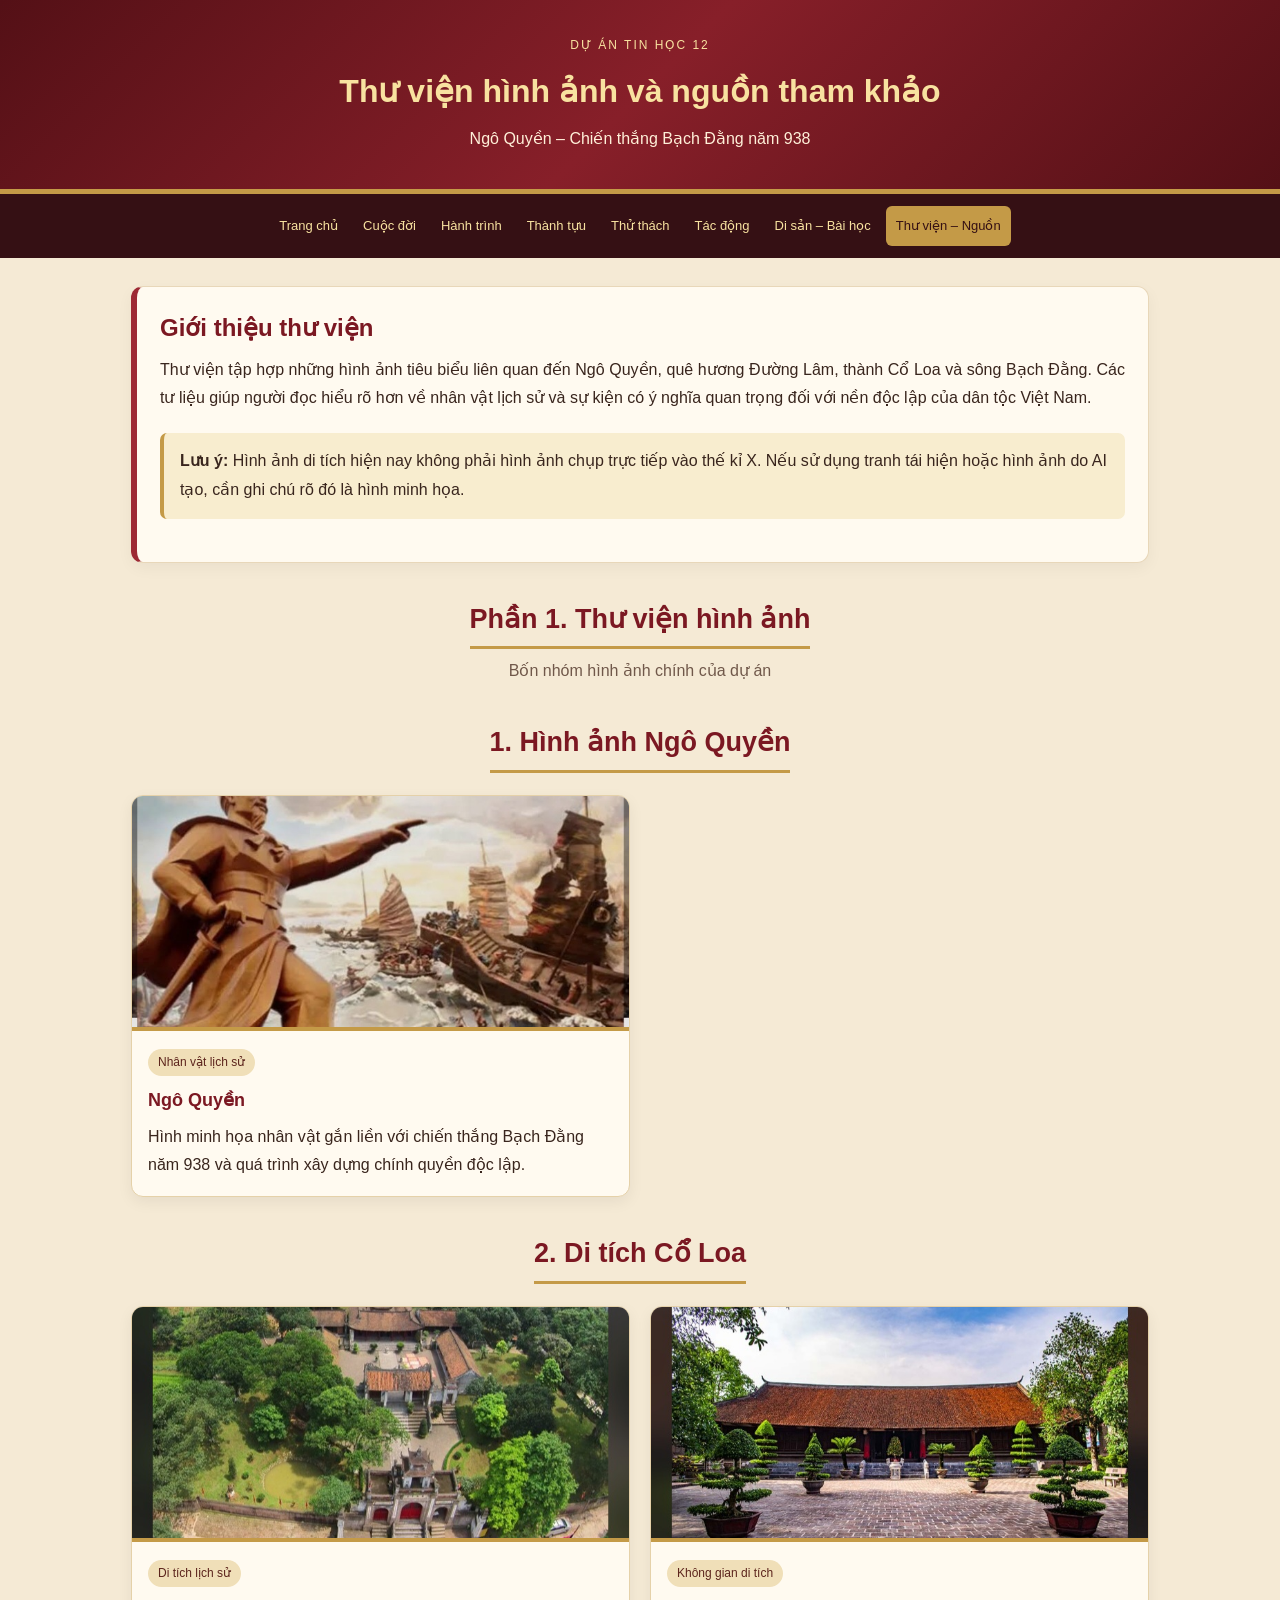
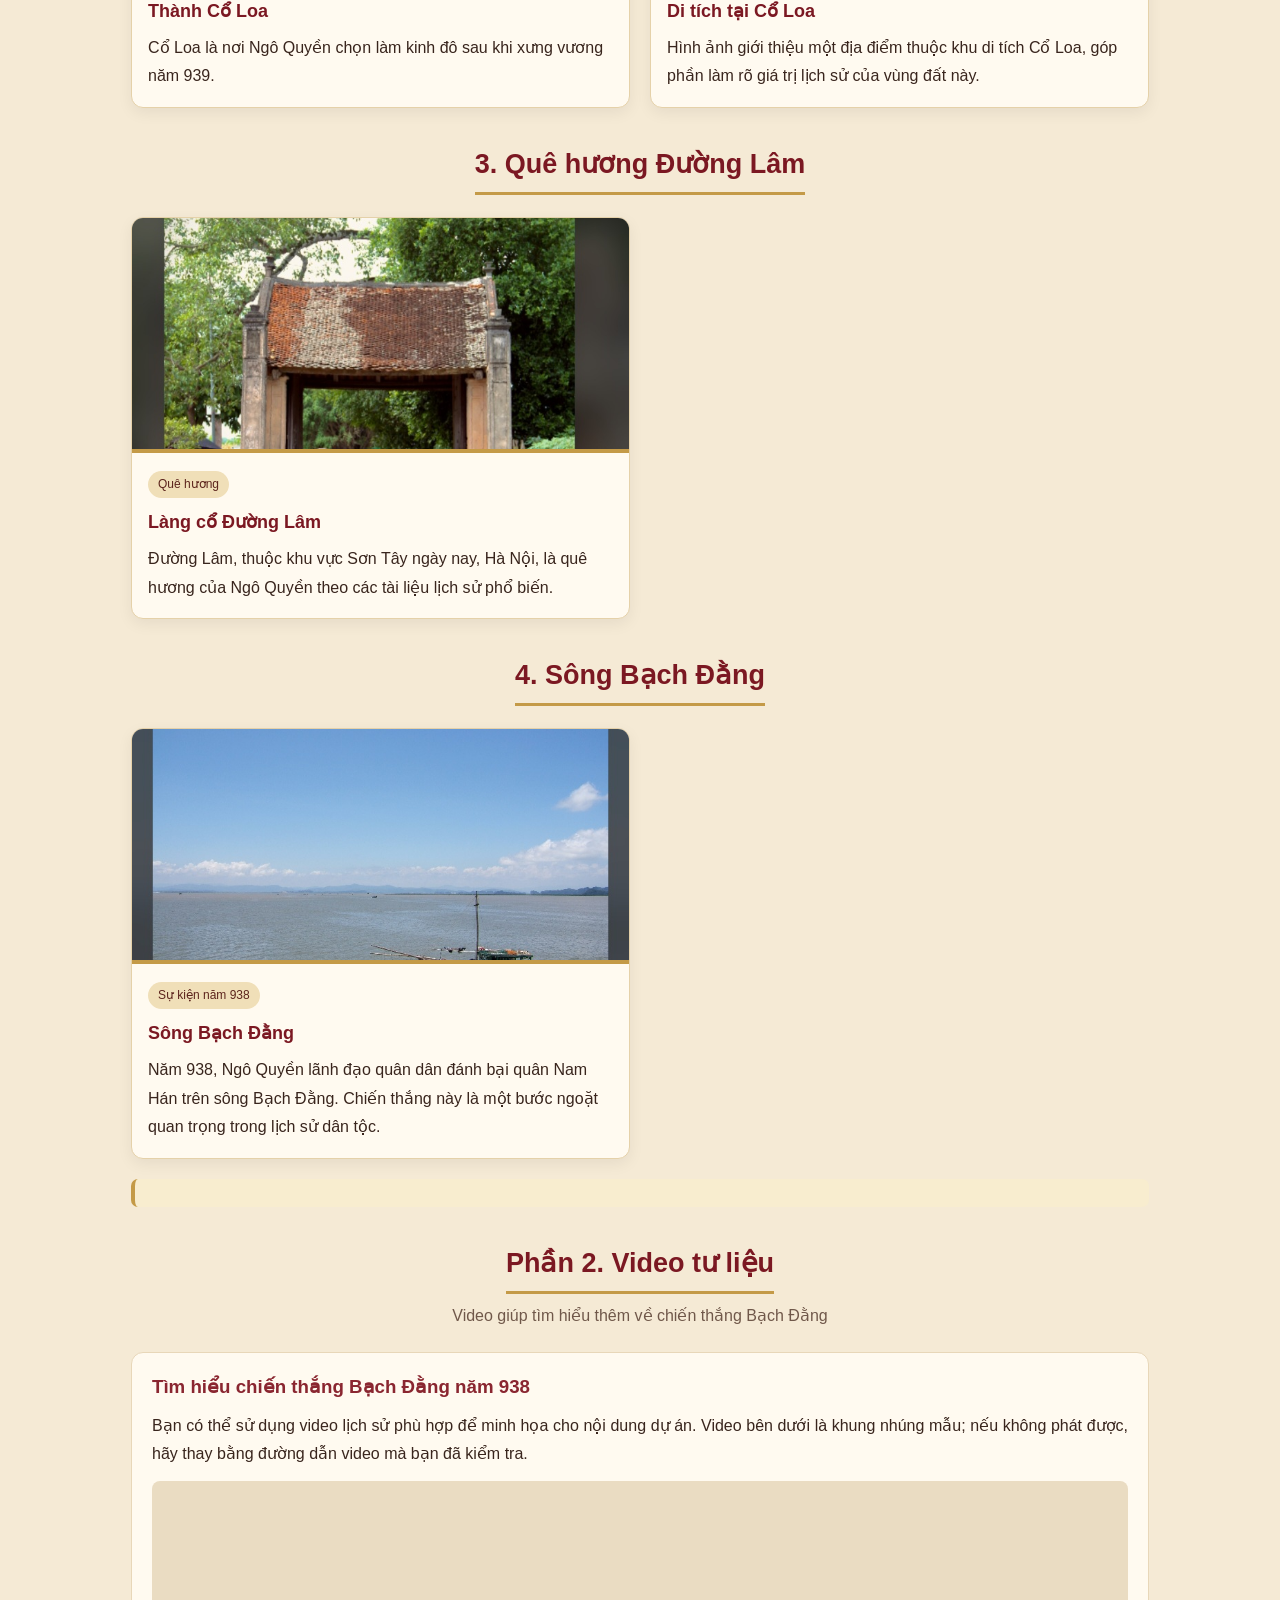
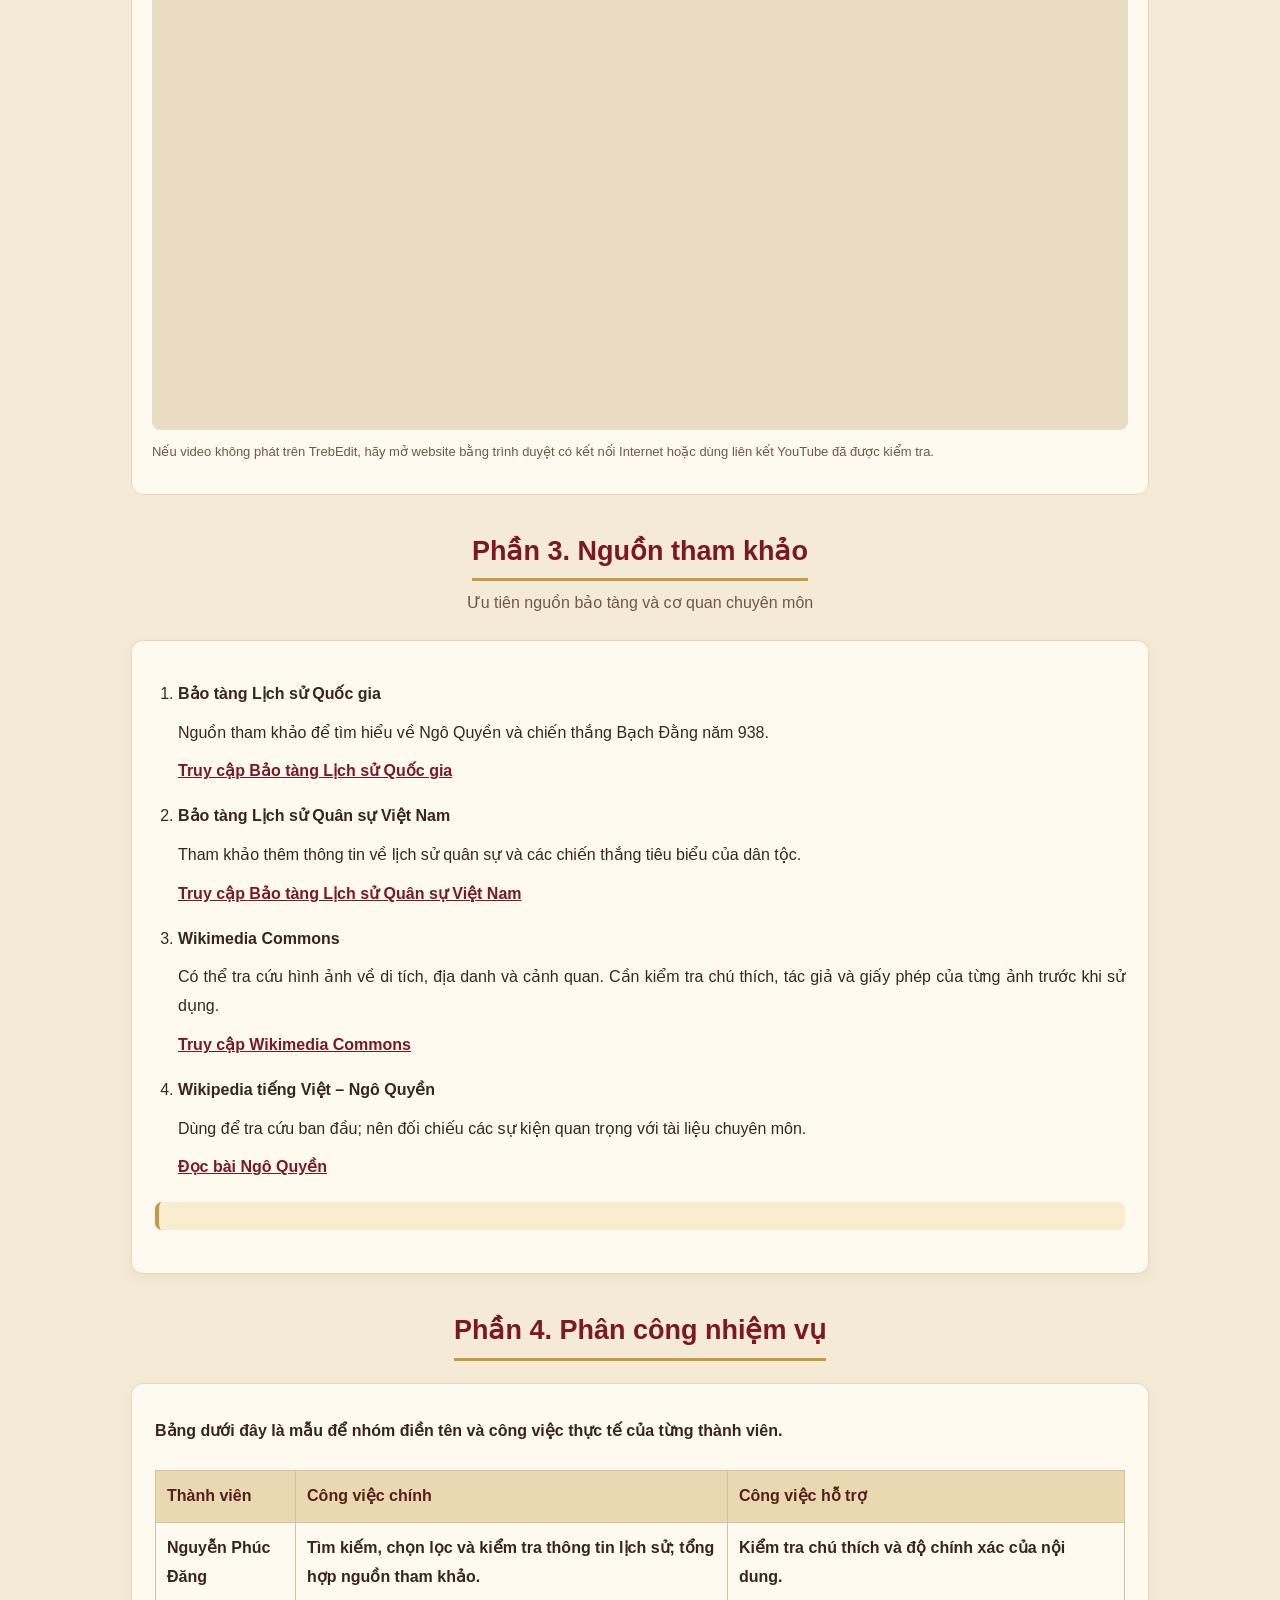
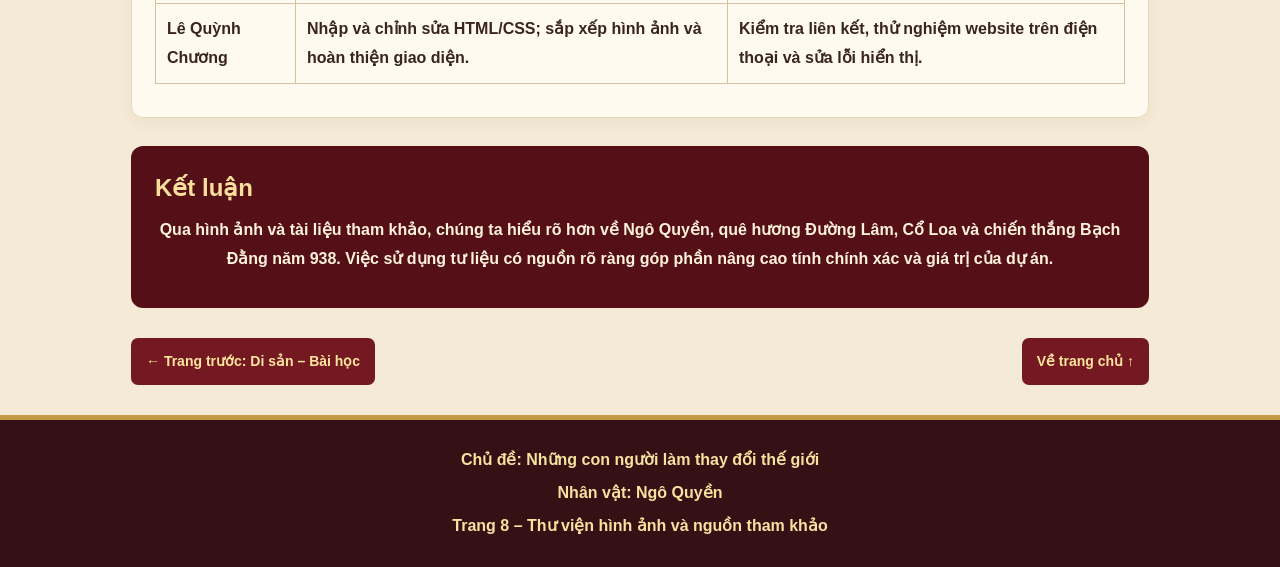
<file: thuvien_nguon.html>
<!DOCTYPE html>
<html lang="vi">
<head>
<meta charset="UTF-8">
<meta name="viewport" content="width=device-width, initial-scale=1.0">

<title>Thư viện hình ảnh và nguồn tham khảo | Ngô Quyền</title>

<style>
* {
    box-sizing: border-box;
    margin: 0;
    padding: 0;
    scroll-behavior: smooth;
}

body {
    font-family: Arial, Tahoma, sans-serif;
    background: #f5ead5;
    color: #39251d;
    line-height: 1.8;
}

header {
    background: linear-gradient(135deg, #541016, #871f29, #541016);
    color: #f8e2a0;
    text-align: center;
    padding: 35px 16px;
    border-bottom: 5px solid #c49a47;
}

header .eyebrow {
    font-family: Arial, Tahoma, sans-serif;
    font-size: 12px;
    letter-spacing: 2px;
    text-transform: uppercase;
}

header h1 {
    font-size: 32px;
    line-height: 1.4;
    margin: 12px auto;
}

header p {
    max-width: 760px;
    margin: auto;
    color: #fff0d9;
    text-align: center;
}

nav {
    background: #351014;
    display: flex;
    flex-wrap: wrap;
    justify-content: center;
    gap: 5px;
    padding: 12px 8px;
}

nav a {
    color: #f8e2a0;
    text-decoration: none;
    padding: 8px 10px;
    border-radius: 6px;
    font-family: Arial, Tahoma, sans-serif;
    font-size: 13px;
}

nav a:hover,
nav a.active {
    background: #c49a47;
    color: #351014;
}

.container {
    width: 100%;
    max-width: 1050px;
    margin: 28px auto;
    padding: 0 16px;
}

.card {
    background: #fffaf0;
    border: 1px solid #e8d7b9;
    border-radius: 12px;
    padding: 23px;
    margin-bottom: 25px;
    box-shadow: 0 5px 16px #0000000c;
}

.intro {
    border-left: 6px solid #9d2934;
}

h2 {
    color: #7b1822;
    line-height: 1.5;
}

h3 {
    color: #8a2630;
    line-height: 1.5;
}

p {
    text-align: justify;
    margin: 10px 0;
}

.section-title {
    text-align: center;
    margin: 36px 0 22px;
}

.section-title h2 {
    display: inline-block;
    font-size: 27px;
    padding-bottom: 7px;
    border-bottom: 3px solid #c49a47;
}

.section-title p {
    text-align: center;
    color: #70584a;
    margin-top: 8px;
}

/* Bốn nhóm hình ảnh */

.gallery {
    display: grid;
    grid-template-columns: repeat(2, minmax(0, 1fr));
    gap: 20px;
}

.photo-card {
    background: #fffaf0;
    border: 1px solid #e5d1a9;
    border-radius: 12px;
    overflow: hidden;
    box-shadow: 0 5px 15px #00000010;
    transition: transform 0.2s;
}

.photo-card:hover {
    transform: translateY(-3px);
}

.photo-card img {
    display: block;
    width: 100%;
    height: 235px;
    object-fit: cover;
    background: #eadcc2;
    border-bottom: 4px solid #c49a47;
}

.photo-card figcaption {
    padding: 16px;
}

.photo-card strong {
    display: block;
    color: #7b1822;
    font-size: 18px;
    margin-bottom: 6px;
}

.tag {
    display: inline-block;
    background: #f0dfb8;
    color: #5c241c;
    padding: 3px 10px;
    border-radius: 20px;
    font-family: Arial, Tahoma, sans-serif;
    font-size: 12px;
    margin-bottom: 8px;
}

.note {
    background: #f8edcf;
    border-left: 4px solid #c49a47;
    padding: 14px 16px;
    border-radius: 7px;
    margin: 20px 0;
}

.small-note {
    font-size: 13px;
    color: #70584a;
}

.video-box {
    background: #fffaf0;
    border: 1px solid #e8d7b9;
    border-radius: 12px;
    padding: 20px;
}

.video-frame {
    position: relative;
    width: 100%;
    padding-top: 56.25%;
    background: #eadcc2;
    border-radius: 8px;
    overflow: hidden;
    margin-top: 12px;
}

.video-frame iframe {
    position: absolute;
    inset: 0;
    width: 100%;
    height: 100%;
    border: 0;
}

.source-list {
    padding-left: 23px;
}

.source-list li {
    margin: 16px 0;
    overflow-wrap: anywhere;
}

.source-list a {
    color: #7b1822;
    font-weight: bold;
}

.source-list a:hover {
    color: #a77b36;
}

.table-wrap {
    overflow-x: auto;
}

table {
    width: 100%;
    border-collapse: collapse;
    margin-top: 15px;
    background: #fffaf0;
}

th, td {
    border: 1px solid #d5c19b;
    padding: 11px;
    text-align: left;
    vertical-align: top;
}

th {
    background: #ead8b1;
    color: #54201c;
}

.final-note {
    background: #541016;
    color: #fff2dc;
    padding: 24px;
    border-radius: 12px;
    margin: 28px 0;
}

.final-note h2 {
    color: #f8df9b;
}

.final-note p {
    text-align: center;
}

.page-nav {
    display: flex;
    justify-content: space-between;
    align-items: center;
    flex-wrap: wrap;
    gap: 12px;
    margin: 30px 0;
}

.page-nav a {
    display: inline-block;
    background: #741821;
    color: #ffe6a0;
    text-decoration: none;
    padding: 11px 15px;
    border-radius: 7px;
    font-family: Arial, Tahoma, sans-serif;
    font-size: 14px;
}

.page-nav a:hover {
    background: #c49a47;
    color: #351014;
}

footer {
    background: #351014;
    color: #f8e2a0;
    text-align: center;
    padding: 22px 14px;
    border-top: 5px solid #c49a47;
}

footer p {
    text-align: center;
    margin: 4px 0;
}

@media (max-width: 600px) {
    header {
        padding: 27px 14px;
    }

    header h1 {
        font-size: 25px;
    }

    nav {
        gap: 4px;
        padding: 9px 5px;
    }

    nav a {
        font-size: 11px;
        padding: 7px;
    }

    .container {
        padding: 0 12px;
        margin-top: 20px;
    }

    .card {
        padding: 17px;
    }

    .section-title h2 {
        font-size: 23px;
    }

    .gallery {
        grid-template-columns: 1fr;
        gap: 17px;
    }

    .photo-card img {
        height: 230px;
    }

    .page-nav a {
        flex: 1;
        text-align: center;
    }

    th, td {
        padding: 8px;
        font-size: 13px;
    }
}
</style>
</head>

<body id="top">

<header>
    <div class="eyebrow">Dự án Tin học 12</div>
    <h1>Thư viện hình ảnh và nguồn tham khảo</h1>
    <p>Ngô Quyền – Chiến thắng Bạch Đằng năm 938</p>
</header>

<nav aria-label="Menu chính">
    <a href="index.html">Trang chủ</a>
    <a href="cuocdoi.html">Cuộc đời</a>
    <a href="hanhtrinh.html">Hành trình</a>
    <a href="thanhtuu.html">Thành tựu</a>
    <a href="thuthach.html">Thử thách</a>
    <a href="tacdong.html">Tác động</a>
    <a href="disan_baihoc.html">Di sản – Bài học</a>
    <a href="thuvien_nguon.html" class="active">Thư viện – Nguồn</a>
</nav>

<main class="container">

    <section class="card intro">
        <h2>Giới thiệu thư viện</h2>
        <p>
            Thư viện tập hợp những hình ảnh tiêu biểu liên quan đến
            Ngô Quyền, quê hương Đường Lâm, thành Cổ Loa và sông
            Bạch Đằng. Các tư liệu giúp người đọc hiểu rõ hơn về
            nhân vật lịch sử và sự kiện có ý nghĩa quan trọng đối
            với nền độc lập của dân tộc Việt Nam.
        </p>

        <div class="note">
            <strong>Lưu ý:</strong> Hình ảnh di tích hiện nay không
            phải hình ảnh chụp trực tiếp vào thế kỉ X. Nếu sử dụng
            tranh tái hiện hoặc hình ảnh do AI tạo, cần ghi chú rõ
            đó là hình minh họa.
        </div>
    </section>

    <div class="section-title">
        <h2>Phần 1. Thư viện hình ảnh</h2>
        <p>Bốn nhóm hình ảnh chính của dự án</p>
    </div>

    <!-- NHÓM 1: NGÔ QUYỀN -->
    <section>
        <div class="section-title">
            <h2>1. Hình ảnh Ngô Quyền</h2>
        </div>

        <div class="gallery">
            <figure class="photo-card">
                <img
                    src="ngo-quyen-danh-giac.jpg"
                    alt="Hình minh họa Ngô Quyền"
                    loading="lazy">

                <figcaption>
                    <span class="tag">Nhân vật lịch sử</span>
                    <strong>Ngô Quyền</strong>
                    Hình minh họa nhân vật gắn liền với chiến thắng
                    Bạch Đằng năm 938 và quá trình xây dựng chính
                    quyền độc lập.
                </figcaption>
            </figure>
        </div>
    </section>

    <!-- NHÓM 2: CỔ LOA -->
    <section>
        <div class="section-title">
            <h2>2. Di tích Cổ Loa</h2>
        </div>

        <div class="gallery">
            <figure class="photo-card">
                <img
                    src="thanh-co-loa.jpg"
                    alt="Thành Cổ Loa"
                    loading="lazy">

                <figcaption>
                    <span class="tag">Di tích lịch sử</span>
                    <strong>Thành Cổ Loa</strong>
                    Cổ Loa là nơi Ngô Quyền chọn làm kinh đô sau
                    khi xưng vương năm 939.
                </figcaption>
            </figure>

            <figure class="photo-card">
                <img
                    src="di-tich-tai-co-loa.jpg"
                    alt="Di tích tại Cổ Loa"
                    loading="lazy">

                <figcaption>
                    <span class="tag">Không gian di tích</span>
                    <strong>Di tích tại Cổ Loa</strong>
                    Hình ảnh giới thiệu một địa điểm thuộc khu di
                    tích Cổ Loa, góp phần làm rõ giá trị lịch sử
                    của vùng đất này.
                </figcaption>
            </figure>
        </div>
    </section>

    <!-- NHÓM 3: ĐƯỜNG LÂM -->
    <section>
        <div class="section-title">
            <h2>3. Quê hương Đường Lâm</h2>
        </div>

        <div class="gallery">
            <figure class="photo-card">
                <img
                    src="lang-co-duong-lam.jpg"
                    alt="Làng cổ Đường Lâm"
                    loading="lazy">

                <figcaption>
                    <span class="tag">Quê hương</span>
                    <strong>Làng cổ Đường Lâm</strong>
                    Đường Lâm, thuộc khu vực Sơn Tây ngày nay,
                    Hà Nội, là quê hương của Ngô Quyền theo các
                    tài liệu lịch sử phổ biến.
                </figcaption>
            </figure>
        </div>
    </section>

    <!-- NHÓM 4: BẠCH ĐẰNG -->
    <section>
        <div class="section-title">
            <h2>4. Sông Bạch Đằng</h2>
        </div>

        <div class="gallery">
            <figure class="photo-card">
                <img
                    src="song-bach-dang.jpg"
                    alt="Sông Bạch Đằng"
                    loading="lazy">

                <figcaption>
                    <span class="tag">Sự kiện năm 938</span>
                    <strong>Sông Bạch Đằng</strong>
                    Năm 938, Ngô Quyền lãnh đạo quân dân đánh bại
                    quân Nam Hán trên sông Bạch Đằng. Chiến thắng
                    này là một bước ngoặt quan trọng trong lịch sử
                    dân tộc.
                </figcaption>
            </figure>
        </div>
    </section>

    <div class="note small-note">
        
    </div>

    <!-- VIDEO -->
    <div class="section-title">
        <h2>Phần 2. Video tư liệu</h2>
        <p>Video giúp tìm hiểu thêm về chiến thắng Bạch Đằng</p>
    </div>

    <section class="video-box">
        <h3>Tìm hiểu chiến thắng Bạch Đằng năm 938</h3>

        <p>
            Bạn có thể sử dụng video lịch sử phù hợp để minh họa
            cho nội dung dự án. Video bên dưới là khung nhúng mẫu;
            nếu không phát được, hãy thay bằng đường dẫn video
            mà bạn đã kiểm tra.
        </p>

        <div class="video-frame">
            <iframe
                src="https://www.youtube-nocookie.com/embed/ARwECqWAFm0"
                title="Video tìm hiểu chiến thắng Bạch Đằng"
                loading="lazy"
                allowfullscreen>
            </iframe>
        </div>

        <p class="small-note">
            Nếu video không phát trên TrebEdit, hãy mở website bằng
            trình duyệt có kết nối Internet hoặc dùng liên kết
            YouTube đã được kiểm tra.
        </p>
    </section>

    <!-- NGUỒN THAM KHẢO -->
    <div class="section-title">
        <h2>Phần 3. Nguồn tham khảo</h2>
        <p>Ưu tiên nguồn bảo tàng và cơ quan chuyên môn</p>
    </div>

    <section class="card">
        <ol class="source-list">
            <li>
                <strong>Bảo tàng Lịch sử Quốc gia</strong>
                <p>
                    Nguồn tham khảo để tìm hiểu về Ngô Quyền
                    và chiến thắng Bạch Đằng năm 938.
                </p>
                <a
                    href="https://baotanglichsu.vn/"
                    target="_blank"
                    rel="noopener">
                    Truy cập Bảo tàng Lịch sử Quốc gia
                </a>
            </li>

            <li>
                <strong>Bảo tàng Lịch sử Quân sự Việt Nam</strong>
                <p>
                    Tham khảo thêm thông tin về lịch sử quân sự
                    và các chiến thắng tiêu biểu của dân tộc.
                </p>
                <a
                    href="https://btlsqsvn.mod.gov.vn/"
                    target="_blank"
                    rel="noopener">
                    Truy cập Bảo tàng Lịch sử Quân sự Việt Nam
                </a>
            </li>

            <li>
                <strong>Wikimedia Commons</strong>
                <p>
                    Có thể tra cứu hình ảnh về di tích, địa danh
                    và cảnh quan. Cần kiểm tra chú thích, tác giả
                    và giấy phép của từng ảnh trước khi sử dụng.
                </p>
                <a
                    href="https://commons.wikimedia.org/"
                    target="_blank"
                    rel="noopener">
                    Truy cập Wikimedia Commons
                </a>
            </li>

            <li>
                <strong>Wikipedia tiếng Việt – Ngô Quyền</strong>
                <p>
                    Dùng để tra cứu ban đầu; nên đối chiếu các
                    sự kiện quan trọng với tài liệu chuyên môn.
                </p>
                <a
                    href="https://vi.wikipedia.org/wiki/Ng%C3%B4_Quy%E1%BB%81n"
                    target="_blank"
                    rel="noopener">
                    Đọc bài Ngô Quyền
                </a>
            </li>
        </ol>

        <div class="note">
            <strong>
        </div>
    </section>

    <!-- PHÂN CÔNG -->
    <div class="section-title">
        <h2>Phần 4. Phân công nhiệm vụ</h2>
    </div>

    <section class="card">
        <p>
            Bảng dưới đây là mẫu để nhóm điền tên và công việc
            thực tế của từng thành viên.
        </p>

        <div class="table-wrap">
            <table>
                <thead>
                    <tr>
                        <th>Thành viên</th>
                        <th>Công việc chính</th>
                        <th>Công việc hỗ trợ</th>
                    </tr>
                </thead>

                <tbody>
                    <tr>
                        <td>Nguyễn Phúc Đăng</td>
                        <td>
                            Tìm kiếm, chọn lọc và kiểm tra thông
                            tin lịch sử; tổng hợp nguồn tham khảo.
                        </td>
                        <td>
                            Kiểm tra chú thích và độ chính xác
                            của nội dung.
                        </td>
                    </tr>

                    <tr>
                        <td>Lê Quỳnh Chương</td>
                        <td>
                            Nhập và chỉnh sửa HTML/CSS; sắp xếp
                            hình ảnh và hoàn thiện giao diện.
                        </td>
                        <td>
                            Kiểm tra liên kết, thử nghiệm website
                            trên điện thoại và sửa lỗi hiển thị.
                        </td>
                    </tr>
                </tbody>
            </table>
        </div>

        <p class="small-note">
           
        </p>
    </section>

    <section class="final-note">
        <h2>Kết luận</h2>
        <p>
            Qua hình ảnh và tài liệu tham khảo, chúng ta hiểu rõ
            hơn về Ngô Quyền, quê hương Đường Lâm, Cổ Loa và
            chiến thắng Bạch Đằng năm 938. Việc sử dụng tư liệu
            có nguồn rõ ràng góp phần nâng cao tính chính xác
            và giá trị của dự án.
        </p>
    </section>

    <!-- CHỈ CÓ NÚT TRANG TRƯỚC VÀ TRANG SAU -->
    <div class="page-nav">
        <a href="disan_baihoc.html">← Trang trước: Di sản – Bài học</a>
        <a href="index.html">Về trang chủ ↑</a>
    </div>

</main>

<footer>
    <p><strong>Chủ đề:</strong> Những con người làm thay đổi thế giới</p>
    <p><strong>Nhân vật:</strong> Ngô Quyền</p>
    <p>Trang 8 – Thư viện hình ảnh và nguồn tham khảo</p>
</footer>

</body>
</html>
</file>
<file: style.css>
/* ==================================
   GIAO DIEN WEBSITE NGO QUYEN
   PHONG CACH GIAY CO - DO DO - VANG
================================== */

* {
    margin: 0;
    padding: 0;
    box-sizing: border-box;
}

html {
    scroll-behavior: smooth;
}

body {
    font-family: Arial, Tahoma, "Noto Sans", sans-serif;
    line-height: 1.75;
    color: #38271e;
    background:
        radial-gradient(ellipse at top, rgba(255,255,255,0.8), transparent 65%),
        linear-gradient(135deg, #f8efd9, #ead7ad, #f5e8c9);
}

/* PHAN DAU TRANG */

.hero {
    min-height: 440px;
    display: flex;
    justify-content: center;
    align-items: center;
    text-align: center;
    padding: 60px 20px;
    color: #fff0cb;
    background:
        linear-gradient(rgba(43, 9, 14, 0.84), rgba(70, 14, 21, 0.9)),
        repeating-linear-gradient(
            45deg,
            #56151d,
            #56151d 20px,
            #641923 20px,
            #641923 40px
        );
    border-bottom: 6px solid #c9a44c;
}

.hero-content {
    max-width: 850px;
}

.eyebrow {
    color: #e8c66c;
    letter-spacing: 4px;
    font-size: 13px;
    font-weight: bold;
}

.hero h1 {
    font-family: Arial, Tahoma, sans-serif;
    font-size: clamp(42px, 8vw, 76px);
    line-height: 1.2;
    margin: 12px 0;
    color: #f3d582;
    text-shadow: 2px 3px 8px #1b0507;
}

.hero h2 {
    font-family: Arial, Tahoma, sans-serif;
    font-size: clamp(20px, 4vw, 30px);
    margin-bottom: 15px;
}

.hero-description {
    max-width: 700px;
    margin: 0 auto 25px;
    color: #f6e8c9;
}

.main-button {
    display: inline-block;
    padding: 12px 25px;
    color: #391015;
    background: linear-gradient(135deg, #f1d98e, #c69b3e);
    border-radius: 30px;
    font-weight: bold;
    text-decoration: none;
    transition: 0.3s;
    box-shadow: 0 5px 15px rgba(0, 0, 0, 0.2);
}

.main-button:hover {
    transform: translateY(-3px);
    background: #fff0b8;
}

/* THANH MENU */

.navbar {
    background: #351014;
    display: flex;
    justify-content: center;
    align-items: center;
    flex-wrap: wrap;
    gap: 6px;
    padding: 13px 10px;
    position: sticky;
    top: 0;
    z-index: 100;
    box-shadow: 0 4px 12px rgba(40, 10, 10, 0.18);
}

.navbar a {
    color: #f8e9c4;
    text-decoration: none;
    padding: 8px 12px;
    border-radius: 20px;
    font-size: 13px;
    transition: 0.25s;
}

.navbar a:hover,
.navbar a.active {
    background: #c9a44c;
    color: #351014;
}

/* KHUNG NOI DUNG */

.container {
    max-width: 1100px;
    margin: auto;
    padding: 30px 22px;
}

section {
    margin-bottom: 55px;
}

.section-heading {
    text-align: center;
    margin-bottom: 30px;
}

.small-title {
    color: #9b752a;
    letter-spacing: 3px;
    font-size: 12px;
    font-weight: bold;
}

.section-heading h2 {
    font-family: Arial, Tahoma, sans-serif;
    color: #701a23;
    font-size: clamp(25px, 4vw, 34px);
    line-height: 1.35;
    margin: 8px 0 14px;
}

.gold-line {
    width: 75px;height: 4px;
    background: linear-gradient(90deg, #8c2029, #e4c15f);
    border-radius: 5px;
    margin: auto;
}

/* GIOI THIEU NHAN VAT */

.intro-grid {
    display: grid;
    grid-template-columns: minmax(230px, 0.8fr) 1.5fr;
    gap: 30px;
    align-items: start;
}

.portrait {
    padding: 13px;
    background: #fff9e9;
    border: 2px solid #c9a44c;
    border-radius: 15px;
    box-shadow: 0 8px 20px rgba(66, 36, 15, 0.13);
    text-align: center;
}

.portrait img {
    display: block;
    width: 100%;
    max-height: 390px;
    object-fit: cover;
    border-radius: 9px;
}

.image-fallback {
    display: none;
    min-height: 280px;
    flex-direction: column;
    align-items: center;
    justify-content: center;
    gap: 10px;
    color: #f4d47b;
    background: linear-gradient(145deg, #481018, #8a2930);
    border-radius: 9px;
    font-family: Georgia, serif;
    font-size: 25px;
}

.image-fallback small {
    font-family: Arial, sans-serif;
    font-size: 13px;
}

.image-caption {
    color: #795522;
    font-size: 13px;
    font-style: italic;
    padding-top: 10px;
}

.intro-text {
    background: rgba(255, 250, 235, 0.9);
    border-left: 5px solid #8b252d;
    border-radius: 12px;
    padding: 25px;
    box-shadow: 0 5px 18px rgba(70, 35, 15, 0.08);
}

.intro-text h3 {
    font-family: Arial, Tahoma, sans-serif;
    color: #741c25;
    font-size: 23px;
    margin-bottom: 12px;
}

.intro-text p {
    margin-bottom: 13px;
    text-align: justify;
}

.info-tags {
    display: flex;
    flex-wrap: wrap;
    gap: 8px;
    margin-top: 20px;
}

.info-tags span {
    background: #f0dfb7;
    color: #6d1b23;
    border: 1px solid #d7b96d;
    border-radius: 20px;
    padding: 6px 11px;
    font-size: 12px;
    font-weight: bold;
}

/* THANH TUU */

.achievement-card {
    display: grid;
    grid-template-columns: 145px 1fr;
    align-items: center;
    gap: 25px;
    padding: 28px;
    background: linear-gradient(135deg, #4b1016, #7b2029);
    color: #fff0cb;
    border: 3px solid #c9a44c;
    border-radius: 16px;
    box-shadow: 0 8px 20px rgba(62, 17, 20, 0.17);
}

.achievement-number {
    font-family: Arial, Tahoma, sans-serif;
    font-size: 45px;
    font-weight: bold;
    color: #f3d582;
    text-align: center;
    border-right: 2px solid #c9a44c;
    padding-right: 20px;
}

.achievement-card h3 {
    color: #f3d582;
    font-size: 23px;
    margin-bottom: 8px;
}

.text-link {
    display: inline-block;
    color: #f3d582;
    margin-top: 10px;
    font-weight: bold;
    text-decoration: none;
}

.text-link:hover {
    text-decoration: underline;
}

/* LY DO LUA CHON */

.reason-grid {
    display: grid;
    grid-template-columns: repeat(3, minmax(0, 1fr));
    gap: 20px;
}

.reason-card {
    background: rgba(255, 250, 235, 0.94);
    border: 1px solid #dec58e;
    border-top: 4px solid #8b252d;
    border-radius: 13px;
    padding: 25px 20px;
    box-shadow: 0 5px 15px rgba(65, 35, 15, 0.08);transition: 0.3s;
}

.reason-card:hover {
    transform: translateY(-5px);
    box-shadow: 0 10px 22px rgba(65, 35, 15, 0.14);
}

.card-icon {
    font-size: 30px;
    color: #a77c2d;
    margin-bottom: 8px;
}

.reason-card h3 {
    color: #741c25;
    margin-bottom: 8px;
    font-family: Arial, Tahoma, sans-serif;
}

.reason-card p {
    font-size: 14px;
}

/* THONG DIEP */

.message-section {
    text-align: center;
    padding: 35px 25px;
    background: rgba(255, 250, 235, 0.86);
    border: 2px dashed #c9a44c;
    border-radius: 16px;
}

.message-symbol {
    color: #9c762d;
    font-family: Georgia, serif;
    font-size: 70px;
    height: 55px;
    line-height: 1;
}

.message-section h2 {
    color: #741c25;
    font-family: Arial, Tahoma, sans-serif;
    margin: 10px 0;
}

.message-text {
    max-width: 760px;
    margin: 0 auto;
    font-family: Arial, Tahoma, sans-serif;
    font-size: 20px;
    font-style: italic;
}

.message-note {
    margin-top: 14px;
    color: #806b4a;
    font-size: 12px;
}

/* CAC TRANG CON */

.explore-grid {
    display: grid;
    grid-template-columns: repeat(4, minmax(0, 1fr));
    gap: 16px;
}

.explore-card {
    display: block;
    min-height: 195px;
    padding: 20px;
    background: rgba(255, 250, 235, 0.94);
    border: 1px solid #dfc58e;
    border-radius: 13px;
    color: #38271e;
    text-decoration: none;
    box-shadow: 0 4px 13px rgba(65, 35, 15, 0.07);
    transition: 0.3s;
}

.explore-card:hover {
    background: #fff9e8;
    border-color: #9a2630;
    transform: translateY(-5px);
    box-shadow: 0 10px 22px rgba(65, 35, 15, 0.13);
}

.explore-card span {
    color: #a77c2d;
    font-family: Arial, Tahoma, sans-serif;
    font-size: 27px;
    font-weight: bold;
}

.explore-card h3 {
    color: #741c25;
    font-size: 16px;
    margin: 8px 0;
}

.explore-card p {
    font-size: 13px;
}

/* CHAN TRANG */

.footer {
    text-align: center;
    padding: 35px 18px;
    color: #f3e3bd;
    background: linear-gradient(135deg, #351014, #641923);
    border-top: 5px solid #c9a44c;
}

.footer h2 {
    font-family: Arial, Tahoma, sans-serif;
    color: #f3d582;
    font-size: 22px;
    margin-bottom: 8px;
}

.footer p {
    font-size: 14px;
}

.footer .copyright {
    color: #cbb58b;
    font-size: 12px;
    margin-top: 10px;
}

/* TUONG THICH DIEN THOAI */

@media (max-width: 800px) {
    .intro-grid {
        grid-template-columns: 1fr;
    }

    .portrait {
        max-width: 420px;
        width: 100%;
        margin: auto;
    }

    .portrait img {
        max-height: 420px;
        object-fit: contain;
    }

    .reason-grid {
        grid-template-columns: 1fr;
    }

    .explore-grid {
        grid-template-columns: repeat(2, minmax(0, 1fr));
    }

    .achievement-card {
        grid-template-columns: 1fr;
        text-align: center;
    }

    .achievement-number {
        border-right: none;
        border-bottom: 2px solid #c9a44c;padding: 0 0 12px;
    }

    .navbar {
        position: static;
    }
}

@media (max-width: 480px) {
    .hero {
        min-height: 380px;
        padding: 45px 15px;
    }

    .eyebrow {
        letter-spacing: 2px;
        font-size: 11px;
    }

    .container {
        padding: 25px 13px;
    }

    .intro-text {
        padding: 18px;
    }

    .explore-grid {
        grid-template-columns: 1fr;
    }

    .explore-card {
        min-height: auto;
    }

    .message-text {
        font-size: 17px;
    }

    .navbar a {
        font-size: 12px;
        padding: 7px 9px;
    }
}/* ==================================
   BO SUNG CHO TRANG CHU INDEX.HTML
================================== */

/* Nut bam */
.btn {
    display: inline-block;
    padding: 12px 25px;
    color: #391015;
    background: linear-gradient(135deg, #f1d98e, #c69b3e);
    border-radius: 30px;
    font-weight: bold;
    text-decoration: none;
    transition: 0.3s;
    box-shadow: 0 5px 15px rgba(0, 0, 0, 0.2);
}

.btn:hover {
    transform: translateY(-3px);
    background: #fff0b8;
}

/* Mo ta trong phan dau trang */
.hero p {
    max-width: 700px;
    margin: 0 auto 25px;
    color: #f6e8c9;
}

/* Khung gioi thieu */
.intro-section,
.achievement-section,
.reason-section,
.explore-section {
    max-width: 1100px;
    margin: 45px auto;
    padding: 0 22px;
}

/* Tieu de cac phan */
.intro-section > h2,
.achievement-section > h2,
.reason-section > h2,
.explore-section > h2 {
    text-align: center;
    font-family: Arial, Tahoma, sans-serif;
    color: #701a23;
    font-size: clamp(25px, 4vw, 34px);
    margin-bottom: 25px;
}

/* Bo cuc gioi thieu */
.intro-container {
    display: grid;
    grid-template-columns: minmax(230px, 0.8fr) 1.5fr;
    gap: 30px;
    align-items: start;
}

/* Anh nhan vat */
.intro-image {
    padding: 13px;
    background: #fff9e9;
    border: 2px solid #c9a44c;
    border-radius: 15px;
    box-shadow: 0 8px 20px rgba(66, 36, 15, 0.13);
    text-align: center;
}

.intro-image img {
    display: block;
    width: 100%;
    max-height: 390px;
    object-fit: contain;
    border-radius: 9px;
}

/* Thanh tuu */
.achievement-card {
    grid-template-columns: 1fr;
}

.achievement-card .btn {
    margin-top: 15px;
}

/* Phan ly do lua chon */
.reason-content {
    background: rgba(255, 250, 235, 0.94);
    border: 1px solid #dec58e;
    border-top: 4px solid #8b252d;
    border-radius: 13px;
    padding: 25px;
    box-shadow: 0 5px 15px rgba(65, 35, 15, 0.08);
}

.reason-content p {
    margin-bottom: 12px;
    text-align: justify;
}

.reason-content p:last-child {
    margin-bottom: 0;
}

/* Thong diep */
.message-section blockquote {
    max-width: 760px;
    margin: 0 auto;
    font-family: Arial, Tahoma, sans-serif;
    font-size: 20px;
    font-style: italic;
    color: #38271e;
}

/* Mo ta phan kham pha */
.section-description {
    text-align: center;
    margin: -10px 0 25px;
}

/* Cac the kham pha */
.explore-card a {
    display: inline-block;
    margin-top: 12px;
    color: #8b252d;
    font-weight: bold;
    text-decoration: none;
}

.explore-card a:hover {
    text-decoration: underline;
}

/* Tuong thich dien thoai */
@media (max-width: 800px) {
    .intro-container {
        grid-template-columns: 1fr;
    }

    .intro-image {
        max-width: 420px;
        width: 100%;
        margin: auto;
    }
}

@media (max-width: 480px) {
    .intro-section,
    .achievement-section,
    .reason-section,
    .explore-section {
        padding: 0 13px;
    }

    .message-section blockquote {
        font-size: 17px;
    }
}
</file>
